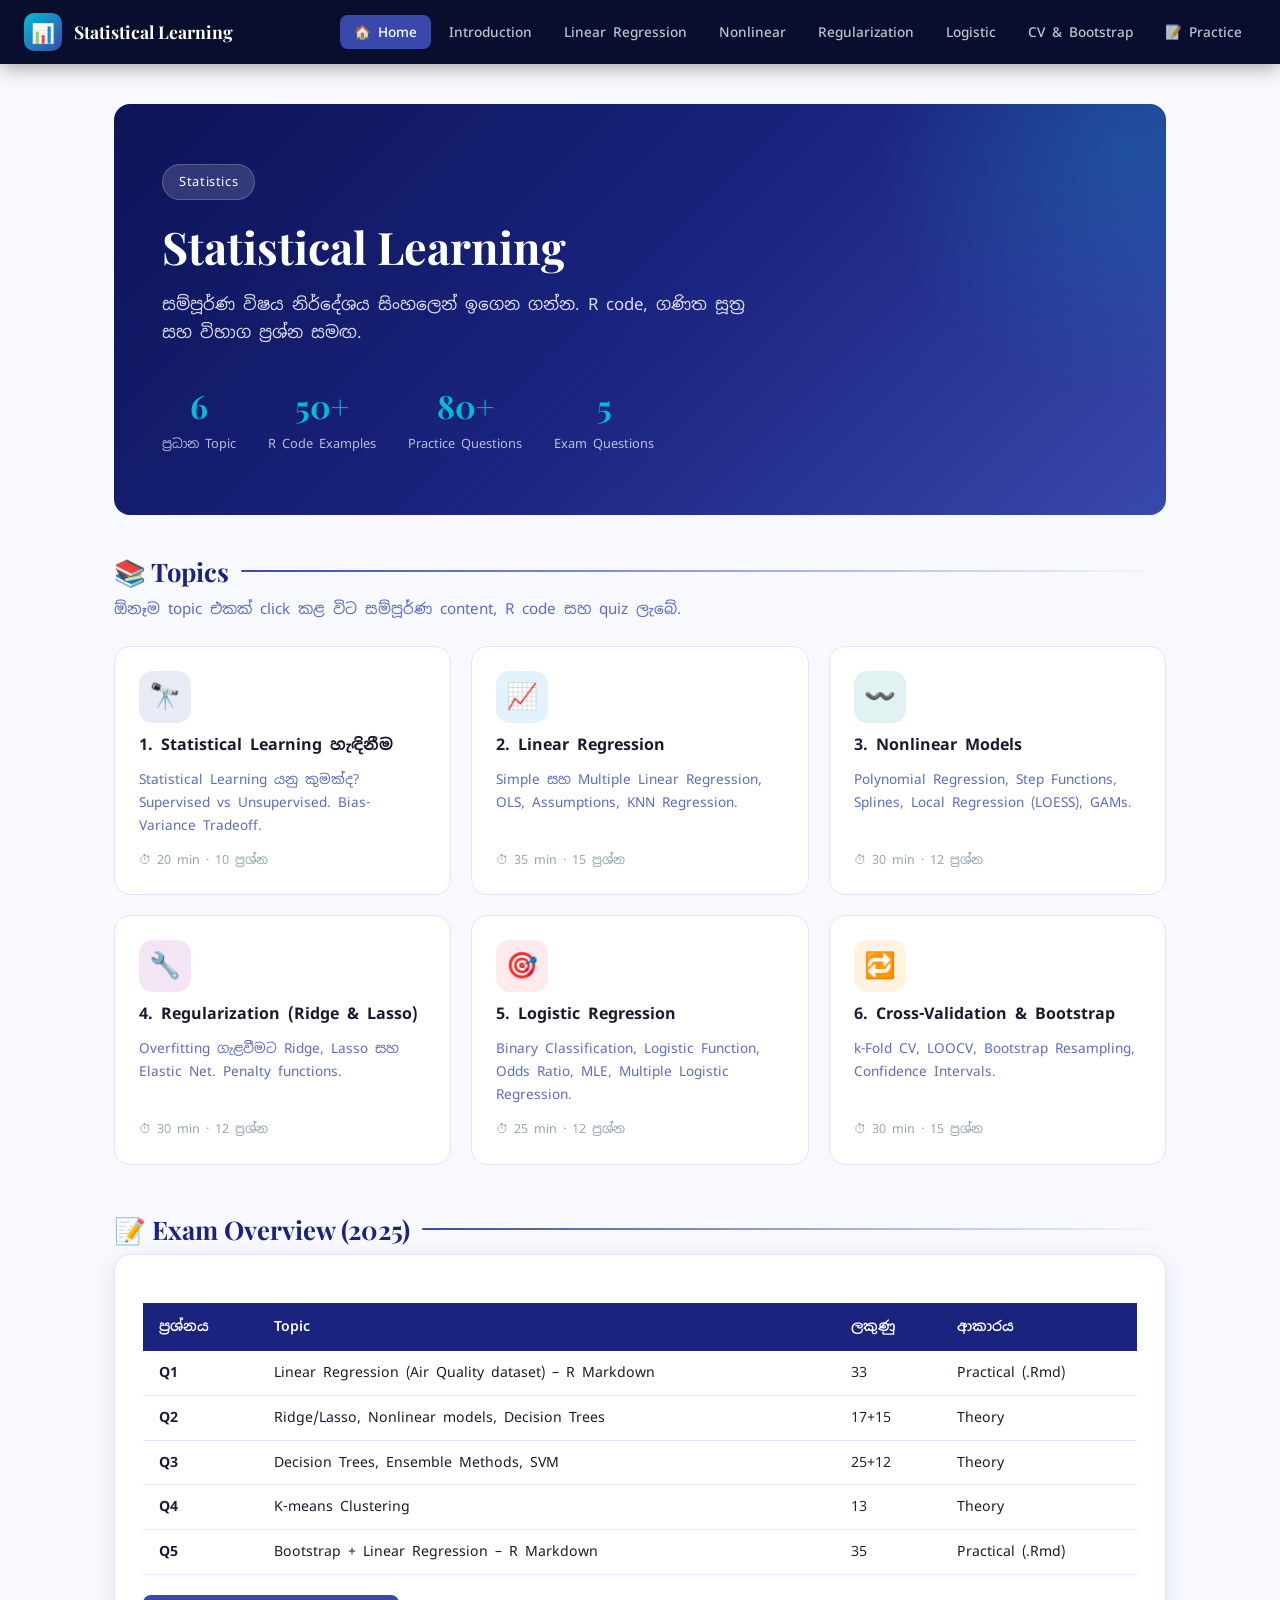
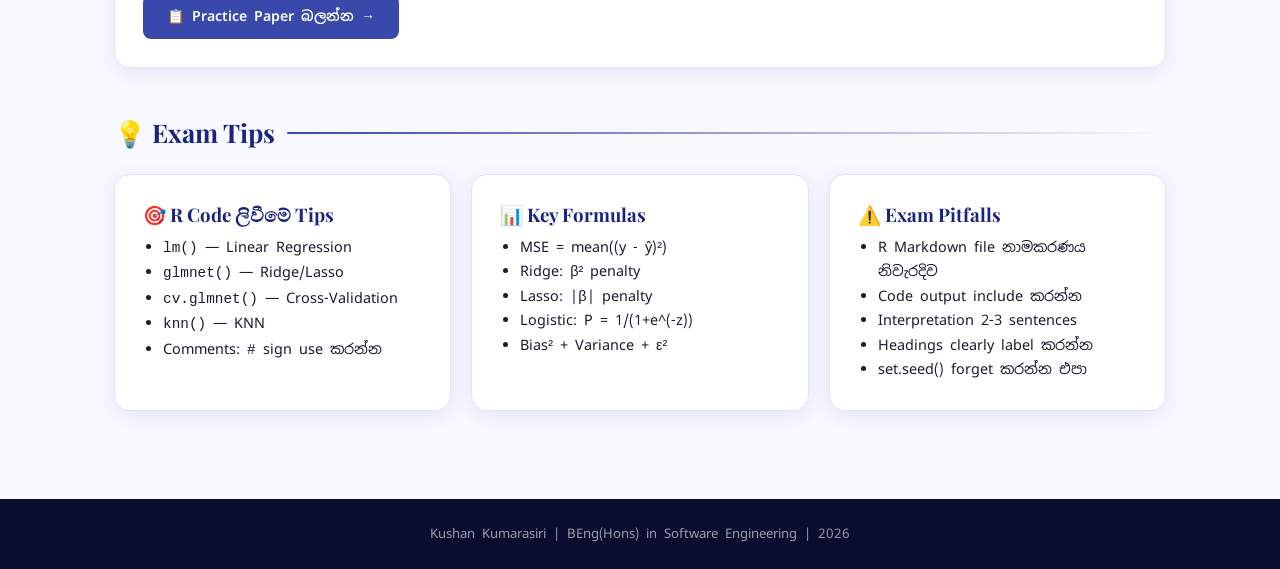
<file: index.html>
<!DOCTYPE html>
<html lang="si">

<head>
    <meta charset="UTF-8">
    <meta name="viewport" content="width=device-width, initial-scale=1.0">
    <title>Statistical Learning | Home</title>
    <link rel="preconnect" href="https://fonts.googleapis.com">
    <link
        href="https://fonts.googleapis.com/css2?family=Playfair+Display:wght@700&family=Noto+Sans+Sinhala:wght@400;600;700&family=Fira+Code&display=swap"
        rel="stylesheet">
    <link rel="stylesheet" href="styles.css">
</head>

<body>

    <!-- NAVBAR -->
    <nav class="navbar">
        <div class="nav-brand">
            <div class="brand-icon">📊</div>
            Statistical Learning
        </div>
        <ul class="nav-links">
            <li><a href="index.html" class="active">🏠 Home</a></li>
            <li><a href="01-introduction.html">Introduction</a></li>
            <li><a href="02-linear-regression.html">Linear Regression</a></li>
            <li><a href="03-nonlinear.html">Nonlinear</a></li>
            <li><a href="04-regularization.html">Regularization</a></li>
            <li><a href="05-logistic.html">Logistic</a></li>
            <li><a href="06-cv-bootstrap.html">CV & Bootstrap</a></li>
            <li><a href="practice.html">📝 Practice</a></li>
        </ul>
        <button class="nav-toggle">☰</button>
    </nav>

    <!-- MOBILE NAV -->
    <div class="mobile-nav">
        <a href="index.html">🏠 Home</a>
        <a href="01-introduction.html">1. Introduction</a>
        <a href="02-linear-regression.html">2. Linear Regression</a>
        <a href="03-nonlinear.html">3. Nonlinear Models</a>
        <a href="04-regularization.html">4. Regularization (Ridge & Lasso)</a>
        <a href="05-logistic.html">5. Logistic Regression</a>
        <a href="06-cv-bootstrap.html">6. CV & Bootstrap</a>
        <a href="practice.html">📝 Practice Exam</a>
    </div>

    <div class="page-wrapper" style="display:block;">
        <main style="max-width:1100px;margin:0 auto;padding:40px 24px;">

            <!-- HERO -->
            <div class="hero fade-in">
                <div class="hero-badge">Statistics</div>
                <h1>Statistical Learning</h1>
                <p>සම්පූර්ණ විෂය නිර්දේශය සිංහලෙන් ඉගෙන ගන්න. R code, ගණිත සූත්‍ර සහ විභාග ප්‍රශ්න සමඟ.</p>
                <div class="hero-stats">
                    <div class="hero-stat">
                        <div class="num">6</div>
                        <div class="label">ප්‍රධාන Topic</div>
                    </div>
                    <div class="hero-stat">
                        <div class="num">50+</div>
                        <div class="label">R Code Examples</div>
                    </div>
                    <div class="hero-stat">
                        <div class="num">80+</div>
                        <div class="label">Practice Questions</div>
                    </div>
                    <div class="hero-stat">
                        <div class="num">5</div>
                        <div class="label">Exam Questions</div>
                    </div>
                </div>
            </div>

            <!-- TOPICS -->
            <div class="section">
                <h2 class="section-title">📚 Topics</h2>
                <p class="section-subtitle">ඕනෑම topic එකක් click කළ විට සම්පූර්ණ content, R code සහ quiz ලැබේ.</p>

                <div class="card-grid">
                    <a href="01-introduction.html" class="topic-card fade-in"
                        style="--card-color:#1a237e;--card-bg:#e8eaf6;">
                        <div class="card-icon">🔭</div>
                        <h3>1. Statistical Learning හැඳිනීම</h3>
                        <p>Statistical Learning යනු කුමක්ද? Supervised vs Unsupervised. Bias-Variance Tradeoff.</p>
                        <div class="card-meta">⏱ 20 min · 10 ප්‍රශ්න</div>
                    </a>

                    <a href="02-linear-regression.html" class="topic-card fade-in"
                        style="--card-color:#1565c0;--card-bg:#e3f2fd;">
                        <div class="card-icon">📈</div>
                        <h3>2. Linear Regression</h3>
                        <p>Simple සහ Multiple Linear Regression, OLS, Assumptions, KNN Regression.</p>
                        <div class="card-meta">⏱ 35 min · 15 ප්‍රශ්න</div>
                    </a>

                    <a href="03-nonlinear.html" class="topic-card fade-in"
                        style="--card-color:#00695c;--card-bg:#e0f2f1;">
                        <div class="card-icon">〰️</div>
                        <h3>3. Nonlinear Models</h3>
                        <p>Polynomial Regression, Step Functions, Splines, Local Regression (LOESS), GAMs.</p>
                        <div class="card-meta">⏱ 30 min · 12 ප්‍රශ්න</div>
                    </a>

                    <a href="04-regularization.html" class="topic-card fade-in"
                        style="--card-color:#6a1b9a;--card-bg:#f3e5f5;">
                        <div class="card-icon">🔧</div>
                        <h3>4. Regularization (Ridge & Lasso)</h3>
                        <p>Overfitting ගැළවීමට Ridge, Lasso සහ Elastic Net. Penalty functions.</p>
                        <div class="card-meta">⏱ 30 min · 12 ප්‍රශ්න</div>
                    </a>

                    <a href="05-logistic.html" class="topic-card fade-in"
                        style="--card-color:#b71c1c;--card-bg:#ffebee;">
                        <div class="card-icon">🎯</div>
                        <h3>5. Logistic Regression</h3>
                        <p>Binary Classification, Logistic Function, Odds Ratio, MLE, Multiple Logistic Regression.</p>
                        <div class="card-meta">⏱ 25 min · 12 ප්‍රශ්න</div>
                    </a>

                    <a href="06-cv-bootstrap.html" class="topic-card fade-in"
                        style="--card-color:#e65100;--card-bg:#fff3e0;">
                        <div class="card-icon">🔁</div>
                        <h3>6. Cross-Validation & Bootstrap</h3>
                        <p>k-Fold CV, LOOCV, Bootstrap Resampling, Confidence Intervals.</p>
                        <div class="card-meta">⏱ 30 min · 15 ප්‍රශ්න</div>
                    </a>
                </div>
            </div>

            <!-- EXAM OVERVIEW -->
            <div class="section">
                <h2 class="section-title">📝 Exam Overview (2025)</h2>
                <div class="card">
                    <div class="table-wrap">
                        <table>
                            <thead>
                                <tr>
                                    <th>ප්‍රශ්නය</th>
                                    <th>Topic</th>
                                    <th>ලකුණු</th>
                                    <th>ආකාරය</th>
                                </tr>
                            </thead>
                            <tbody>
                                <tr>
                                    <td><strong>Q1</strong></td>
                                    <td>Linear Regression (Air Quality dataset) – R Markdown</td>
                                    <td>33</td>
                                    <td>Practical (.Rmd)</td>
                                </tr>
                                <tr>
                                    <td><strong>Q2</strong></td>
                                    <td>Ridge/Lasso, Nonlinear models, Decision Trees</td>
                                    <td>17+15</td>
                                    <td>Theory</td>
                                </tr>
                                <tr>
                                    <td><strong>Q3</strong></td>
                                    <td>Decision Trees, Ensemble Methods, SVM</td>
                                    <td>25+12</td>
                                    <td>Theory</td>
                                </tr>
                                <tr>
                                    <td><strong>Q4</strong></td>
                                    <td>K-means Clustering</td>
                                    <td>13</td>
                                    <td>Theory</td>
                                </tr>
                                <tr>
                                    <td><strong>Q5</strong></td>
                                    <td>Bootstrap + Linear Regression – R Markdown</td>
                                    <td>35</td>
                                    <td>Practical (.Rmd)</td>
                                </tr>
                            </tbody>
                        </table>
                    </div>
                    <div style="margin-top:16px;">
                        <a href="practice.html" class="btn btn-primary">📋 Practice Paper බලන්න →</a>
                    </div>
                </div>
            </div>

            <!-- QUICK TIPS -->
            <div class="section">
                <h2 class="section-title">💡 Exam Tips</h2>
                <div class="card-grid">
                    <div class="card fade-in">
                        <h3 style="color:var(--primary);margin-bottom:8px;">🎯 R Code ලිවීමේ Tips</h3>
                        <ul style="padding-left:20px;font-size:0.9rem;">
                            <li><code>lm()</code> — Linear Regression</li>
                            <li><code>glmnet()</code> — Ridge/Lasso</li>
                            <li><code>cv.glmnet()</code> — Cross-Validation</li>
                            <li><code>knn()</code> — KNN</li>
                            <li>Comments: <code>#</code> sign use කරන්න</li>
                        </ul>
                    </div>
                    <div class="card fade-in">
                        <h3 style="color:var(--primary);margin-bottom:8px;">📊 Key Formulas</h3>
                        <ul style="padding-left:20px;font-size:0.9rem;">
                            <li>MSE = mean((y - ŷ)²)</li>
                            <li>Ridge: β² penalty</li>
                            <li>Lasso: |β| penalty</li>
                            <li>Logistic: P = 1/(1+e^(-z))</li>
                            <li>Bias² + Variance + ε²</li>
                        </ul>
                    </div>
                    <div class="card fade-in">
                        <h3 style="color:var(--primary);margin-bottom:8px;">⚠️ Exam Pitfalls</h3>
                        <ul style="padding-left:20px;font-size:0.9rem;">
                            <li>R Markdown file නාමකරණය නිවැරදිව</li>
                            <li>Code output include කරන්න</li>
                            <li>Interpretation 2-3 sentences</li>
                            <li>Headings clearly label කරන්න</li>
                            <li>set.seed() forget කරන්න එපා</li>
                        </ul>
                    </div>
                </div>
            </div>

        </main>
    </div>

    <footer class="site-footer">
        Kushan Kumarasiri | BEng(Hons) in Software Engineering | 2026
    </footer>

    <button class="back-top">↑</button>

    <script src="script.js"></script>
</body>

</html>
</file>
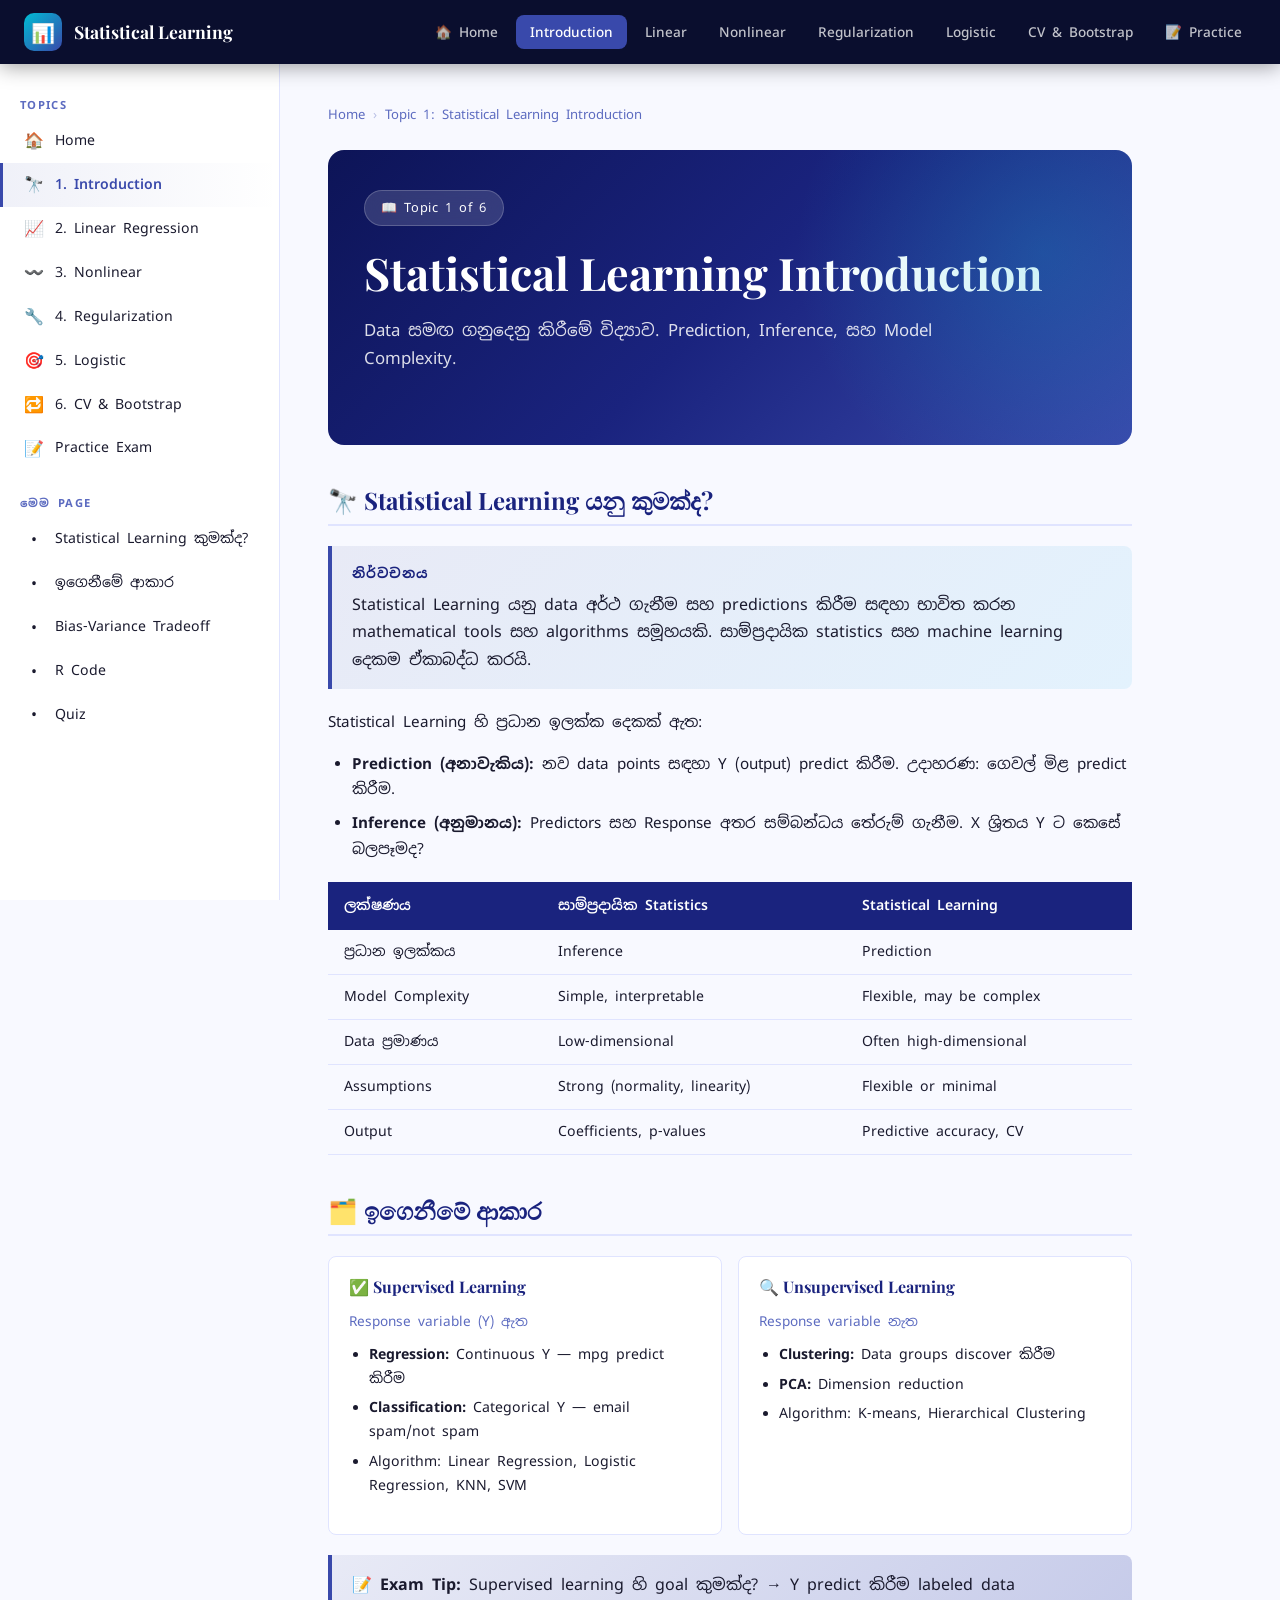
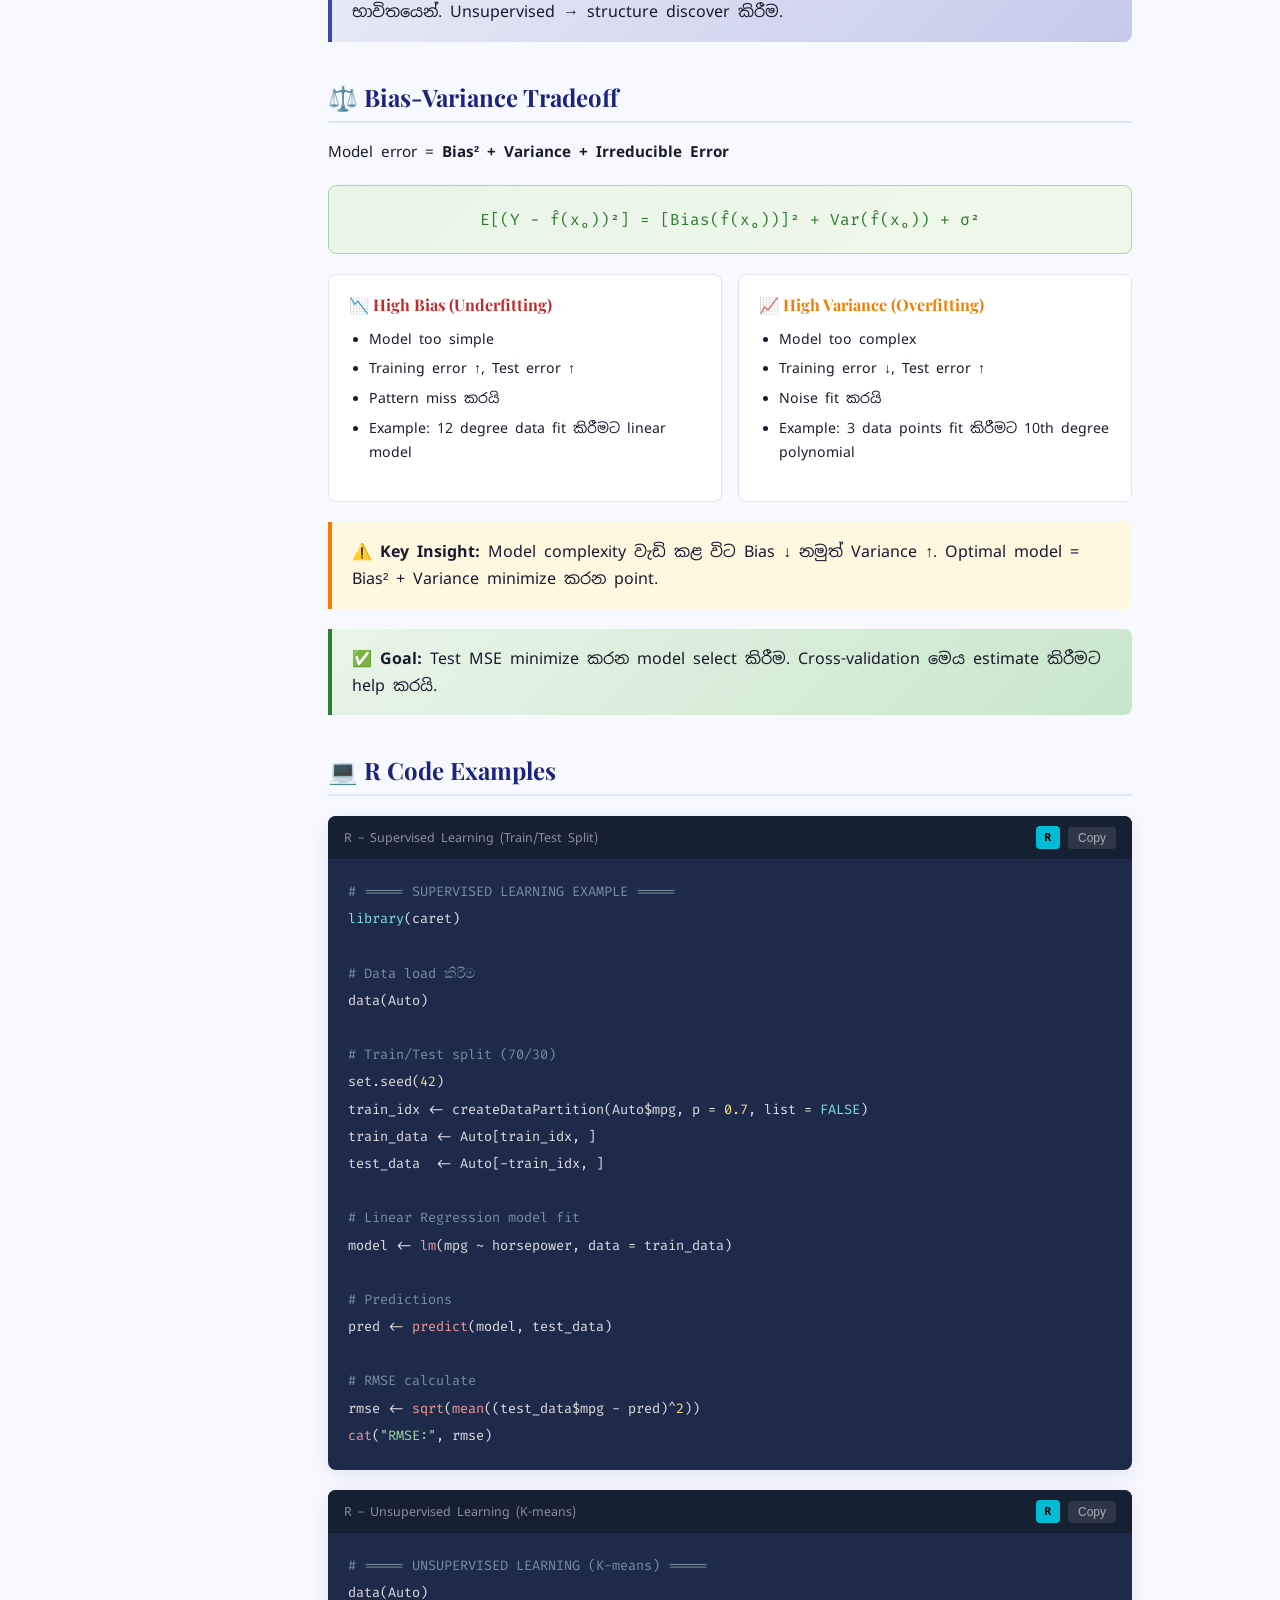
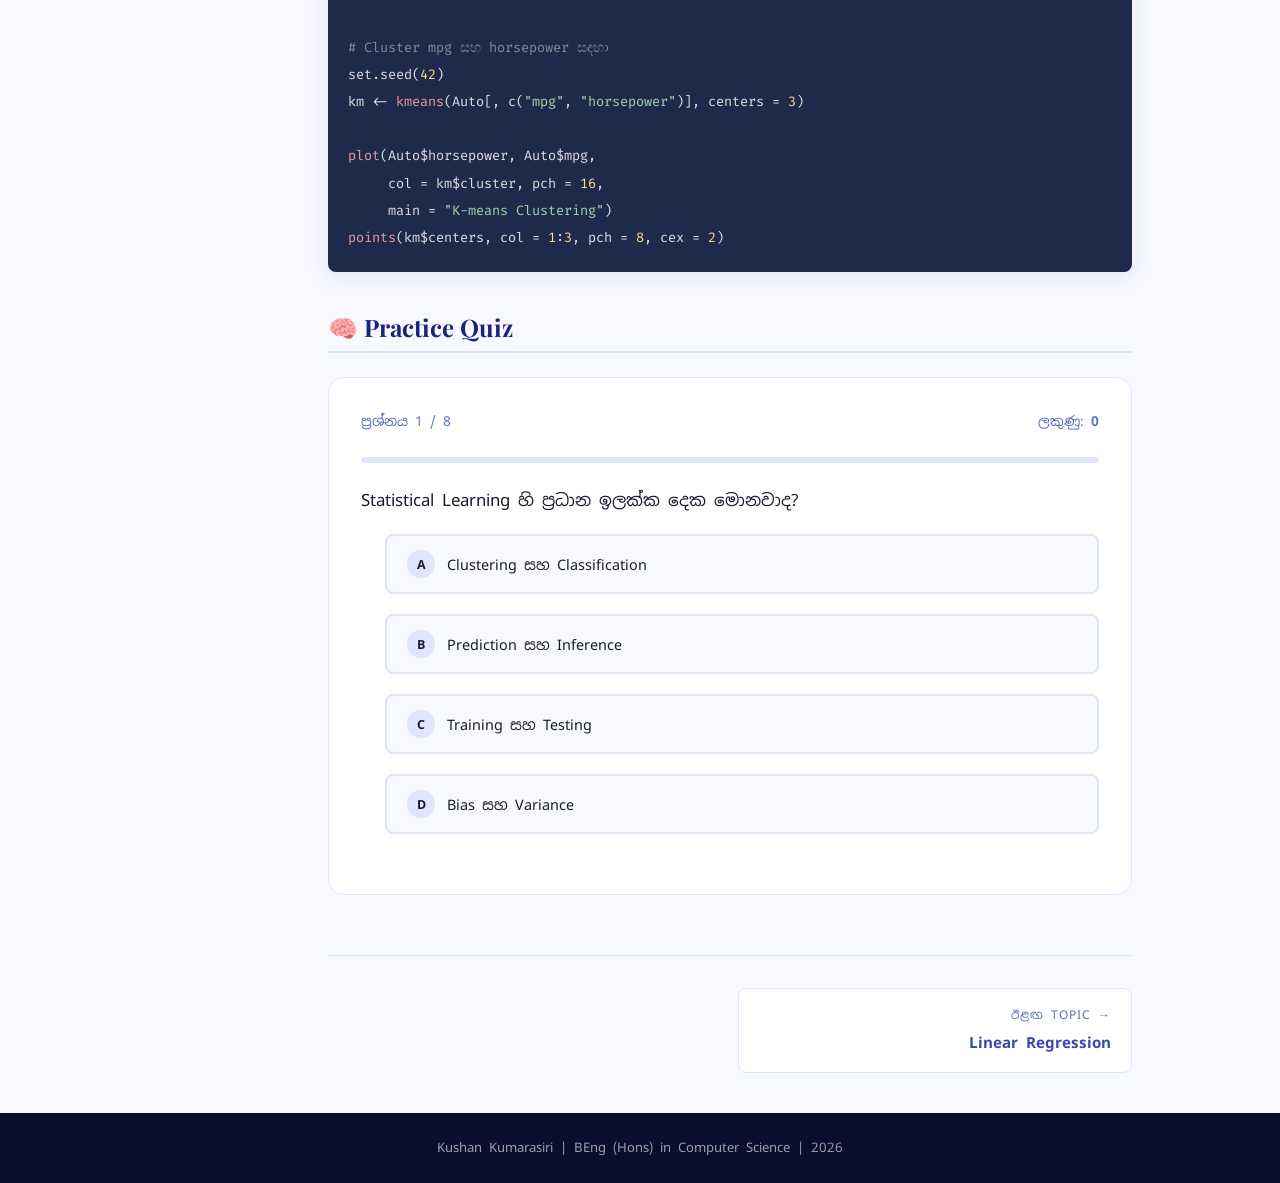
<file: 01-introduction.html>
<!DOCTYPE html>
<html lang="si">

<head>
    <meta charset="UTF-8">
    <meta name="viewport" content="width=device-width, initial-scale=1.0">
    <title>1. Statistical Learning Introduction</title>
    <link rel="preconnect" href="https://fonts.googleapis.com">
    <link
        href="https://fonts.googleapis.com/css2?family=Playfair+Display:wght@700&family=Noto+Sans+Sinhala:wght@400;600;700&family=Fira+Code&display=swap"
        rel="stylesheet">
    <link rel="stylesheet" href="styles.css">
</head>

<body>

    <nav class="navbar">
        <div class="nav-brand">
            <div class="brand-icon">📊</div>Statistical Learning
        </div>
        <ul class="nav-links">
            <li><a href="index.html">🏠 Home</a></li>
            <li><a href="01-introduction.html" class="active">Introduction</a></li>
            <li><a href="02-linear-regression.html">Linear</a></li>
            <li><a href="03-nonlinear.html">Nonlinear</a></li>
            <li><a href="04-regularization.html">Regularization</a></li>
            <li><a href="05-logistic.html">Logistic</a></li>
            <li><a href="06-cv-bootstrap.html">CV & Bootstrap</a></li>
            <li><a href="practice.html">📝 Practice</a></li>
        </ul>
        <button class="nav-toggle">☰</button>
    </nav>
    <div class="mobile-nav">
        <a href="index.html">🏠 Home</a>
        <a href="01-introduction.html">1. Introduction</a>
        <a href="02-linear-regression.html">2. Linear Regression</a>
        <a href="03-nonlinear.html">3. Nonlinear Models</a>
        <a href="04-regularization.html">4. Regularization</a>
        <a href="05-logistic.html">5. Logistic Regression</a>
        <a href="06-cv-bootstrap.html">6. CV & Bootstrap</a>
        <a href="practice.html">📝 Practice Exam</a>
    </div>

    <div class="page-wrapper">
        <!-- SIDEBAR -->
        <aside class="sidebar">
            <div class="sidebar-section">
                <div class="sidebar-heading">Topics</div>
                <a href="index.html" class="sidebar-link"><span class="link-icon">🏠</span>Home </a>
                <a href="01-introduction.html" class="sidebar-link active"><span class="link-icon">🔭</span>1.
                    Introduction</a>
                <a href="02-linear-regression.html" class="sidebar-link"><span class="link-icon">📈</span>2. Linear
                    Regression</a>
                <a href="03-nonlinear.html" class="sidebar-link"><span class="link-icon">〰️</span>3. Nonlinear</a>
                <a href="04-regularization.html" class="sidebar-link"><span class="link-icon">🔧</span>4.
                    Regularization</a>
                <a href="05-logistic.html" class="sidebar-link"><span class="link-icon">🎯</span>5. Logistic</a>
                <a href="06-cv-bootstrap.html" class="sidebar-link"><span class="link-icon">🔁</span>6. CV &
                    Bootstrap</a>
                <a href="practice.html" class="sidebar-link"><span class="link-icon">📝</span>Practice Exam</a>
            </div>
            <div class="sidebar-section" style="margin-top:16px;">
                <div class="sidebar-heading">මෙම page</div>
                <a href="#intro" class="sidebar-link"><span class="link-icon">•</span>Statistical Learning කුමක්ද?</a>
                <a href="#types" class="sidebar-link"><span class="link-icon">•</span>ඉගෙනීමේ ආකාර</a>
                <a href="#bias-variance" class="sidebar-link"><span class="link-icon">•</span>Bias-Variance Tradeoff</a>
                <a href="#r-code" class="sidebar-link"><span class="link-icon">•</span>R Code</a>
                <a href="#quiz" class="sidebar-link"><span class="link-icon">•</span>Quiz</a>
            </div>
        </aside>

        <!-- MAIN -->
        <main class="main-content">
            <div class="breadcrumb">
                <a href="index.html">Home</a><span class="sep">›</span>
                <span>Topic 1: Statistical Learning Introduction</span>
            </div>

            <div class="hero" style="padding:40px 36px;margin-bottom:32px;">
                <div class="hero-badge">📖 Topic 1 of 6</div>
                <h1>Statistical Learning Introduction</h1>
                <p>Data සමඟ ගනුදෙනු කිරීමේ විද්‍යාව. Prediction, Inference, සහ Model Complexity.</p>
            </div>

            <div class="content">

                <!-- SECTION 1 -->
                <h2 id="intro" data-section="intro">🔭 Statistical Learning යනු කුමක්ද?</h2>

                <div class="def-box">
                    <div class="def-title">නිර්වචනය</div>
                    Statistical Learning යනු data අර්ථ ගැනීම සහ predictions කිරීම සඳහා භාවිත කරන mathematical tools සහ
                    algorithms සමූහයකි. සාම්ප්‍රදායික statistics සහ machine learning දෙකම ඒකාබද්ධ කරයි.
                </div>

                <p>Statistical Learning හි ප්‍රධාන ඉලක්ක දෙකක් ඇත:</p>
                <ul>
                    <li><strong>Prediction (අනාවැකිය):</strong> නව data points සඳහා Y (output) predict කිරීම. උදාහරණ:
                        ගෙවල් මිළ predict කිරීම.</li>
                    <li><strong>Inference (අනුමානය):</strong> Predictors සහ Response අතර සම්බන්ධය තේරුම් ගැනීම. X
                        ශ්‍රිතය Y ට කෙසේ බලපෑමද?</li>
                </ul>

                <div class="table-wrap">
                    <table>
                        <thead>
                            <tr>
                                <th>ලක්ෂණය</th>
                                <th>සාම්ප්‍රදායික Statistics</th>
                                <th>Statistical Learning</th>
                            </tr>
                        </thead>
                        <tbody>
                            <tr>
                                <td>ප්‍රධාන ඉලක්කය</td>
                                <td>Inference</td>
                                <td>Prediction</td>
                            </tr>
                            <tr>
                                <td>Model Complexity</td>
                                <td>Simple, interpretable</td>
                                <td>Flexible, may be complex</td>
                            </tr>
                            <tr>
                                <td>Data ප්‍රමාණය</td>
                                <td>Low-dimensional</td>
                                <td>Often high-dimensional</td>
                            </tr>
                            <tr>
                                <td>Assumptions</td>
                                <td>Strong (normality, linearity)</td>
                                <td>Flexible or minimal</td>
                            </tr>
                            <tr>
                                <td>Output</td>
                                <td>Coefficients, p-values</td>
                                <td>Predictive accuracy, CV</td>
                            </tr>
                        </tbody>
                    </table>
                </div>

                <!-- SECTION 2 -->
                <h2 id="types" data-section="types">🗂️ ඉගෙනීමේ ආකාර</h2>

                <div class="compare-grid">
                    <div class="compare-card">
                        <h4>✅ Supervised Learning</h4>
                        <p style="font-size:0.85rem;color:var(--text-muted);margin-bottom:10px;">Response variable (Y)
                            ඇත</p>
                        <ul>
                            <li><strong>Regression:</strong> Continuous Y — mpg predict කිරීම</li>
                            <li><strong>Classification:</strong> Categorical Y — email spam/not spam</li>
                            <li>Algorithm: Linear Regression, Logistic Regression, KNN, SVM</li>
                        </ul>
                    </div>
                    <div class="compare-card">
                        <h4>🔍 Unsupervised Learning</h4>
                        <p style="font-size:0.85rem;color:var(--text-muted);margin-bottom:10px;">Response variable නැත
                        </p>
                        <ul>
                            <li><strong>Clustering:</strong> Data groups discover කිරීම</li>
                            <li><strong>PCA:</strong> Dimension reduction</li>
                            <li>Algorithm: K-means, Hierarchical Clustering</li>
                        </ul>
                    </div>
                </div>

                <div class="highlight-primary">
                    <strong>📝 Exam Tip:</strong> Supervised learning හි goal කුමක්ද? → Y predict කිරීම labeled data
                    භාවිතයෙන්. Unsupervised → structure discover කිරීම.
                </div>

                <!-- SECTION 3 -->
                <h2 id="bias-variance" data-section="bias-variance">⚖️ Bias-Variance Tradeoff</h2>

                <p>Model error = <strong>Bias² + Variance + Irreducible Error</strong></p>

                <div class="formula-box">
                    E[(Y − f̂(x₀))²] = [Bias(f̂(x₀))]² + Var(f̂(x₀)) + σ²
                </div>

                <div class="compare-grid">
                    <div class="compare-card">
                        <h4 style="color:#c62828;">📉 High Bias (Underfitting)</h4>
                        <ul>
                            <li>Model too simple</li>
                            <li>Training error ↑, Test error ↑</li>
                            <li>Pattern miss කරයි</li>
                            <li>Example: 12 degree data fit කිරීමට linear model</li>
                        </ul>
                    </div>
                    <div class="compare-card">
                        <h4 style="color:#f57c00;">📈 High Variance (Overfitting)</h4>
                        <ul>
                            <li>Model too complex</li>
                            <li>Training error ↓, Test error ↑</li>
                            <li>Noise fit කරයි</li>
                            <li>Example: 3 data points fit කිරීමට 10th degree polynomial</li>
                        </ul>
                    </div>
                </div>

                <div class="note-box">
                    <strong>⚠️ Key Insight:</strong> Model complexity වැඩි කළ විට Bias ↓ නමුත් Variance ↑. Optimal model
                    = Bias² + Variance minimize කරන point.
                </div>

                <div class="highlight-success">
                    <strong>✅ Goal:</strong> Test MSE minimize කරන model select කිරීම. Cross-validation මෙය estimate
                    කිරීමට help කරයි.
                </div>

                <!-- SECTION 4 -->
                <h2 id="r-code" data-section="r-code">💻 R Code Examples</h2>

                <div class="code-block">
                    <div class="code-header">
                        <span>R – Supervised Learning (Train/Test Split)</span>
                        <div style="display:flex;gap:8px;align-items:center;">
                            <span class="lang-tag">R</span>
                            <button class="code-copy">Copy</button>
                        </div>
                    </div>
                    <pre><code><span class="r-comment"># ===== SUPERVISED LEARNING EXAMPLE =====</span>
<span class="r-keyword">library</span>(caret)

<span class="r-comment"># Data load කිරීම</span>
data(Auto)

<span class="r-comment"># Train/Test split (70/30)</span>
set.seed(<span class="r-number">42</span>)
train_idx <- createDataPartition(Auto$mpg, p = <span class="r-number">0.7</span>, list = <span class="r-keyword">FALSE</span>)
train_data <- Auto[train_idx, ]
test_data  <- Auto[-train_idx, ]

<span class="r-comment"># Linear Regression model fit</span>
model <- <span class="r-func">lm</span>(mpg ~ horsepower, data = train_data)

<span class="r-comment"># Predictions</span>
pred <- <span class="r-func">predict</span>(model, test_data)

<span class="r-comment"># RMSE calculate</span>
rmse <- <span class="r-func">sqrt</span>(<span class="r-func">mean</span>((test_data$mpg - pred)^<span class="r-number">2</span>))
<span class="r-func">cat</span>(<span class="r-string">"RMSE:"</span>, rmse)</code></pre>
                </div>

                <div class="code-block">
                    <div class="code-header">
                        <span>R – Unsupervised Learning (K-means)</span>
                        <div style="display:flex;gap:8px;align-items:center;">
                            <span class="lang-tag">R</span>
                            <button class="code-copy">Copy</button>
                        </div>
                    </div>
                    <pre><code><span class="r-comment"># ===== UNSUPERVISED LEARNING (K-means) =====</span>
data(Auto)

<span class="r-comment"># Cluster mpg සහ horsepower සඳහා</span>
set.seed(<span class="r-number">42</span>)
km <- <span class="r-func">kmeans</span>(Auto[, c(<span class="r-string">"mpg"</span>, <span class="r-string">"horsepower"</span>)], centers = <span class="r-number">3</span>)

<span class="r-func">plot</span>(Auto$horsepower, Auto$mpg,
     col = km$cluster, pch = <span class="r-number">16</span>,
     main = <span class="r-string">"K-means Clustering"</span>)
<span class="r-func">points</span>(km$centers, col = <span class="r-number">1</span>:<span class="r-number">3</span>, pch = <span class="r-number">8</span>, cex = <span class="r-number">2</span>)</code></pre>
                </div>

                <!-- QUIZ -->
                <h2 id="quiz" data-section="quiz">🧠 Practice Quiz</h2>
                <div class="quiz-container" id="quiz1"></div>

            </div><!-- end content -->

            <!-- PAGE NAV -->
            <div class="page-nav">
                <div></div>
                <a href="02-linear-regression.html" class="page-nav-card next">
                    <span class="nav-dir">ඊළඟ Topic →</span>
                    <span class="nav-title">Linear Regression</span>
                </a>
            </div>

        </main>
    </div>

    <footer class="site-footer">Kushan Kumarasiri | BEng (Hons) in Computer Science | 2026</footer>
    <button class="back-top">↑</button>

    <script src="script.js"></script>
    <script>
        new Quiz([
            {
                question: "Statistical Learning හි ප්‍රධාන ඉලක්ක දෙක මොනවාද?",
                options: ["Clustering සහ Classification", "Prediction සහ Inference", "Training සහ Testing", "Bias සහ Variance"],
                correct: 1,
                explanation: "Statistical Learning හි ප්‍රධාන ඉලක්ක දෙකනම් Prediction (Y predict කිරීම) සහ Inference (X-Y සම්බන්ධය තේරුම් ගැනීම)."
            },
            {
                question: "Supervised Learning සහ Unsupervised Learning හි ප්‍රධාන වෙනස කුමක්ද?",
                options: ["Data ප්‍රමාණය", "Labeled data (Y) ඇතිද නැද්ද", "Algorithm complexity", "R package"],
                correct: 1,
                explanation: "Supervised Learning හි labeled response variable (Y) ඇත. Unsupervised Learning හි Y නැත — structure discover කිරීමයි ඉලක්කය."
            },
            {
                question: "Bias-Variance Tradeoff හි Test MSE = ?",
                options: ["Bias + Variance", "Bias² + Variance + σ²", "Bias × Variance", "Variance - Bias"],
                correct: 1,
                explanation: "Expected Test MSE = Bias² + Variance + Irreducible Error (σ²). Bias² + Variance minimize කිරීමයි goal."
            },
            {
                question: "Model complexity වැඩි කළ විට කුමක් සිදු වේද?",
                options: ["Bias ↑, Variance ↑", "Bias ↓, Variance ↑", "Bias ↑, Variance ↓", "Bias ↓, Variance ↓"],
                correct: 1,
                explanation: "Complex model → Bias ↓ (training data හොඳින් fit) නමුත් Variance ↑ (new data poor). මෙය overfitting."
            },
            {
                question: "K-means clustering කුමන type learning ද?",
                options: ["Supervised", "Unsupervised", "Semi-supervised", "Reinforcement"],
                correct: 1,
                explanation: "K-means clustering යනු Unsupervised Learning. Response variable නැතිව data patterns discover කරයි."
            },
            {
                question: "High Bias model ගැන නිවැරදි statement කුමක්ද?",
                options: ["Training error ↓, Test error ↑", "Overfitting", "Training error ↑, Test error ↑ (Underfitting)", "High variance"],
                correct: 2,
                explanation: "High Bias = Underfitting. Model too simple — training error ↑ සහ test error ↑. Pattern miss කරයි."
            },
            {
                question: "Logistic Regression classifies email spam/not spam. මෙය කුමන learning ද?",
                options: ["Unsupervised – Clustering", "Supervised – Classification", "Unsupervised – PCA", "Supervised – Regression"],
                correct: 1,
                explanation: "Spam/Not Spam = categorical outcome + labeled data → Supervised Classification."
            },
            {
                question: "Irreducible error ගැන නිවැරදි statement?",
                options: ["Better model ගෙන eliminate කළ හැකිය", "Noise — eliminate කළ නොහැකිය", "Bias² ට සමාන", "Variance ට සමාන"],
                correct: 1,
                explanation: "Irreducible error (σ²) data හි inherent noise. කිසිදු model ගෙනත් eliminate කළ නොහැකිය."
            }
        ], 'quiz1');
    </script>
</body>

</html>
</file>
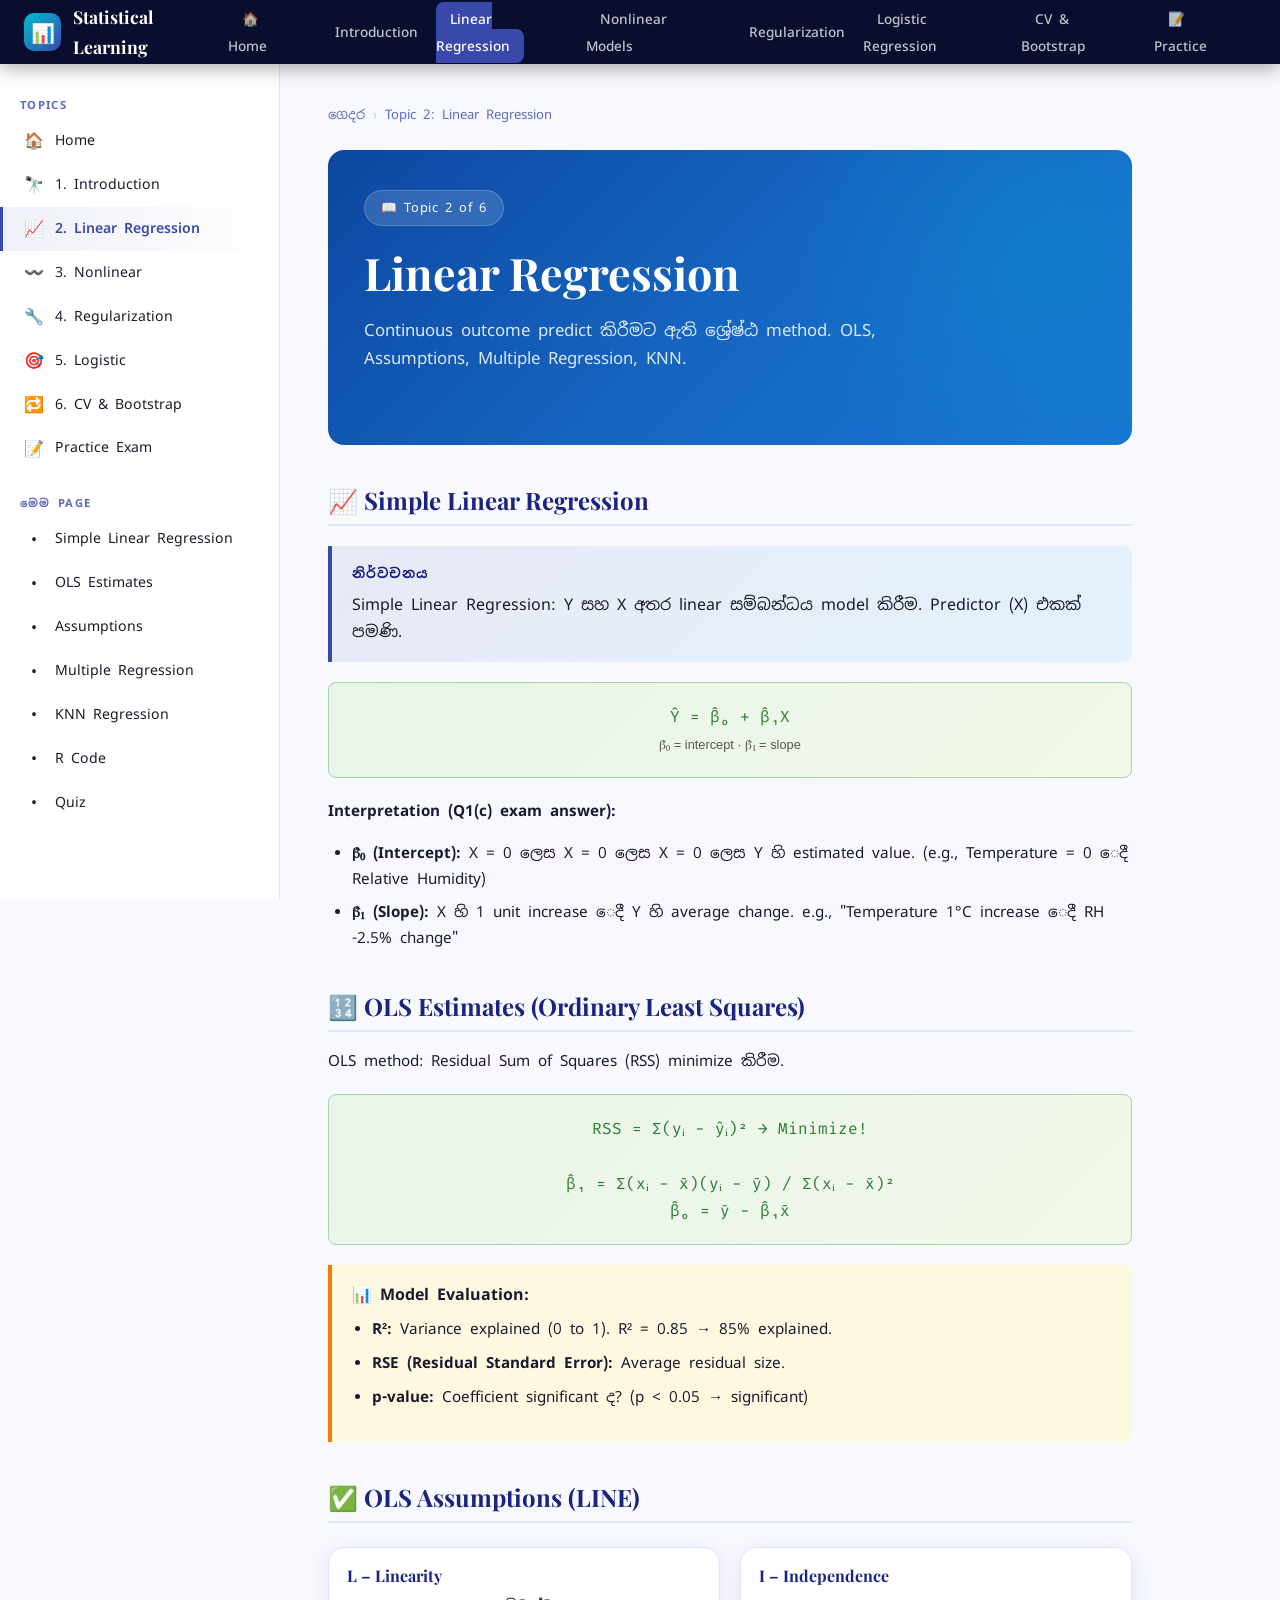
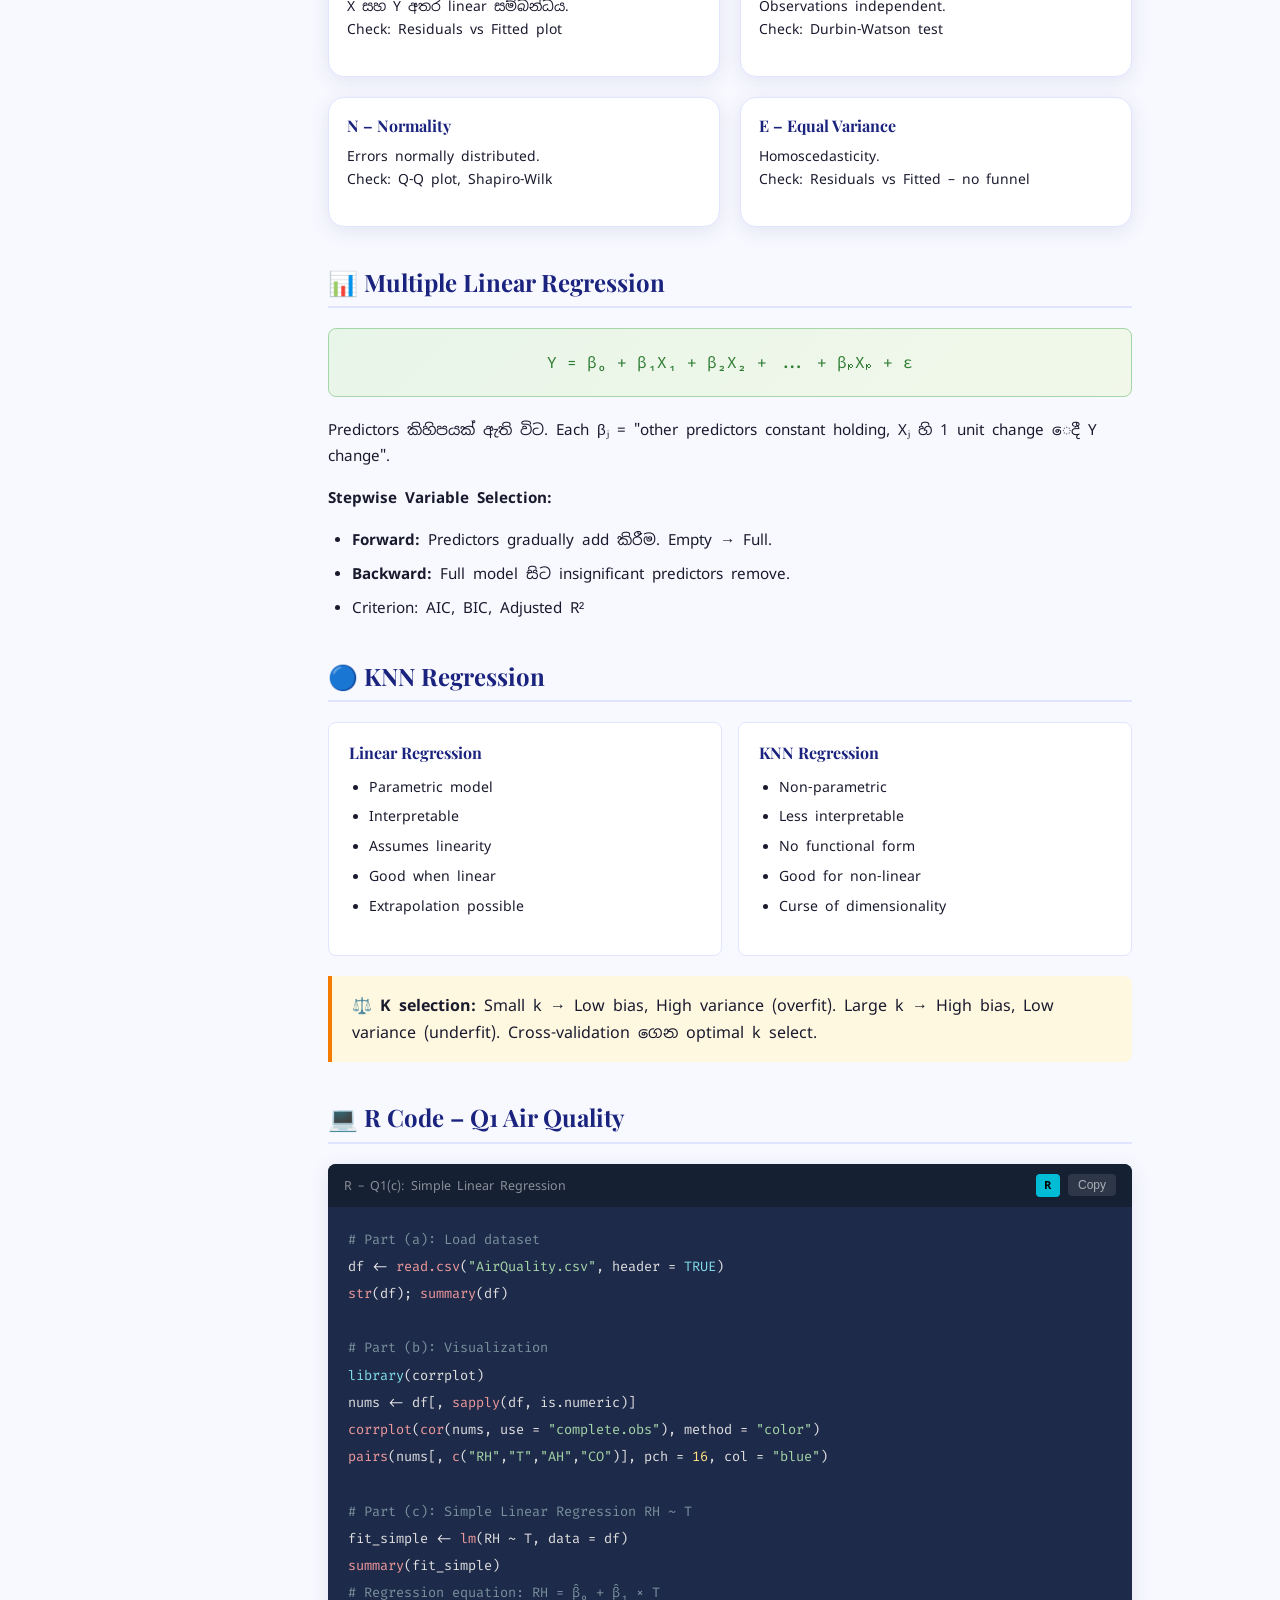
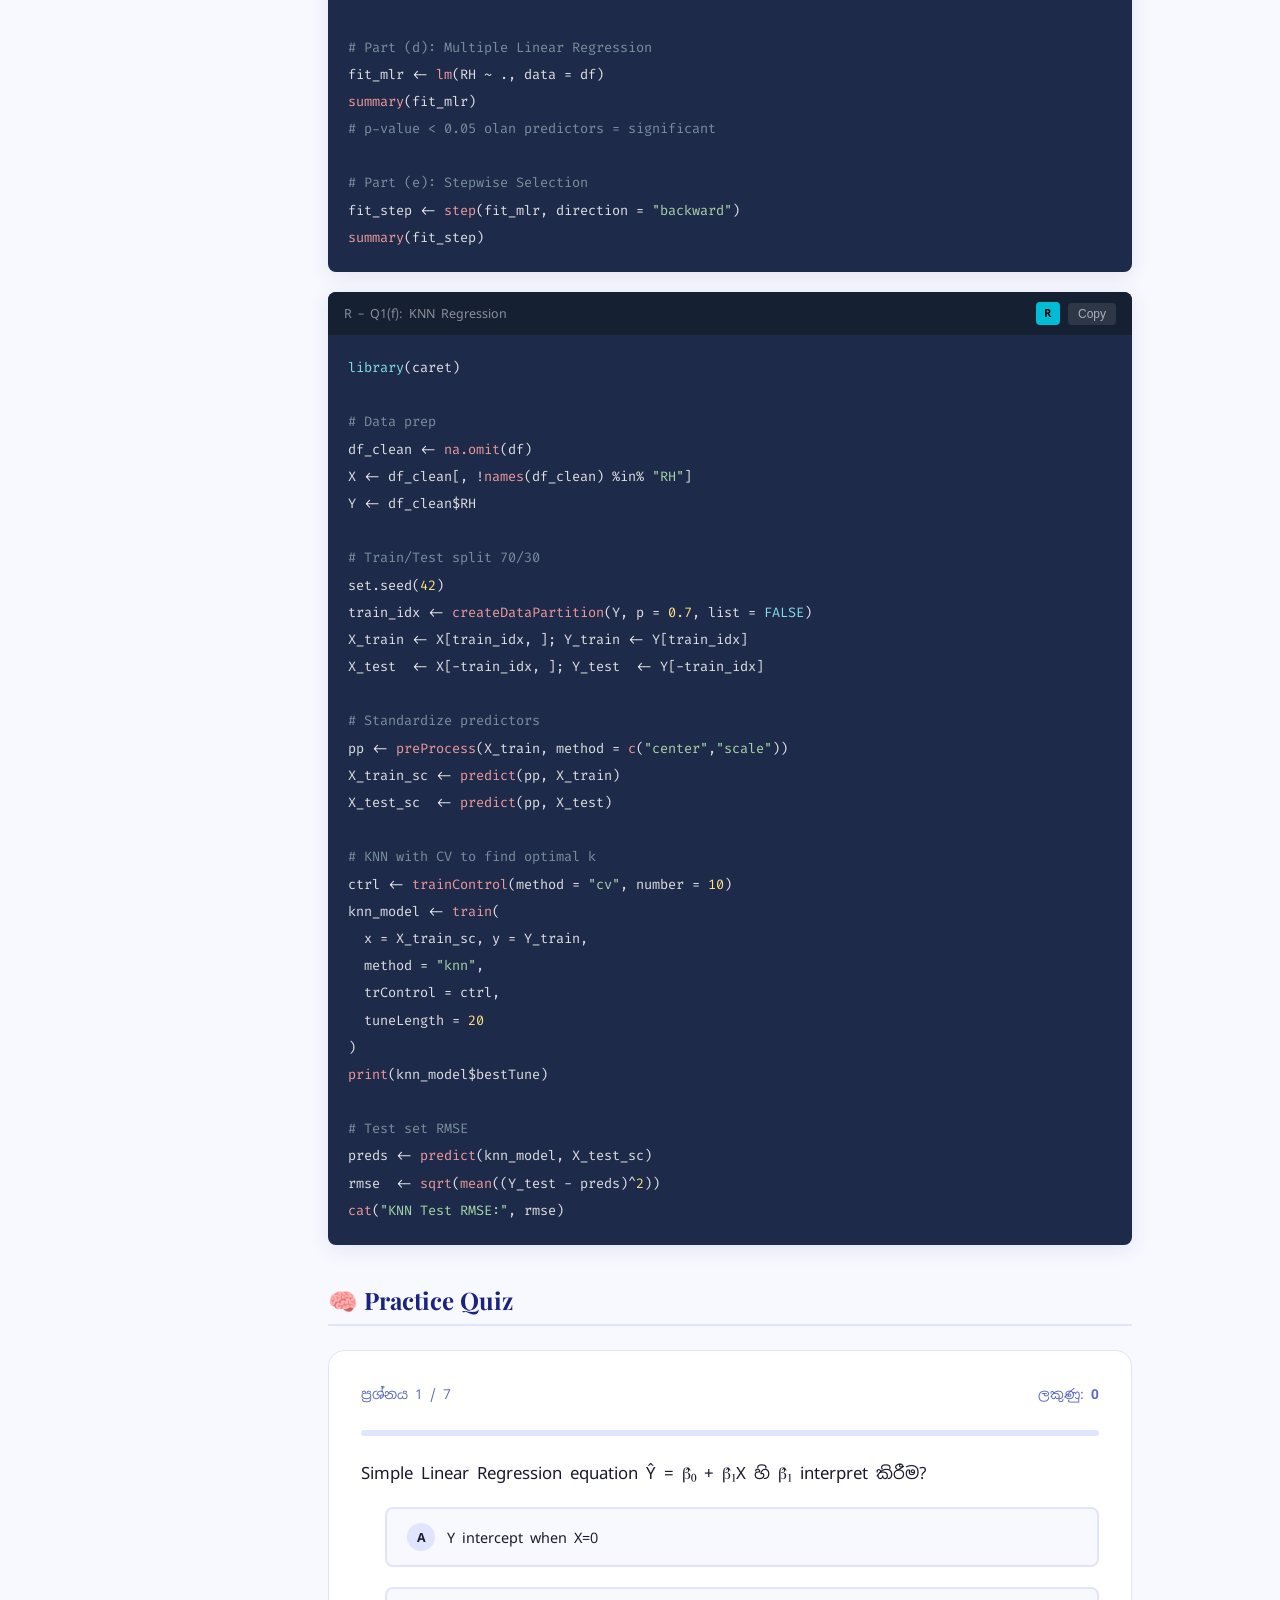
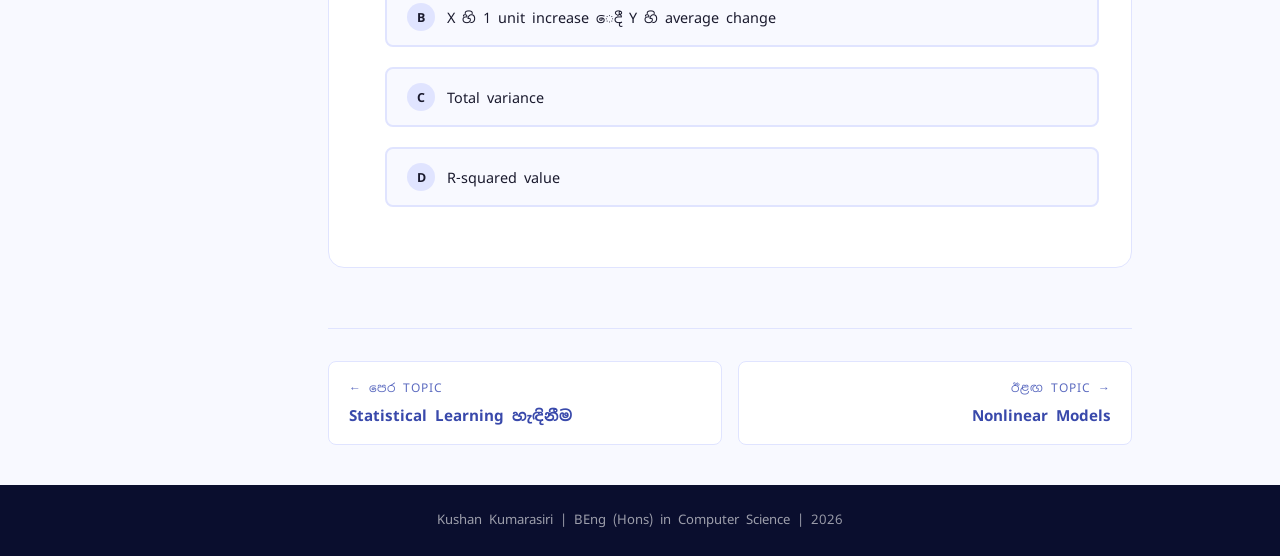
<file: 02-linear-regression.html>
<!DOCTYPE html>
<html lang="si">

<head>
    <meta charset="UTF-8">
    <meta name="viewport" content="width=device-width, initial-scale=1.0">
    <title>2. Linear Regression </title>
    <link rel="preconnect" href="https://fonts.googleapis.com">
    <link
        href="https://fonts.googleapis.com/css2?family=Playfair+Display:wght@700&family=Noto+Sans+Sinhala:wght@400;600;700&family=Fira+Code&display=swap"
        rel="stylesheet">
    <link rel="stylesheet" href="styles.css">
</head>

<body>
    <nav class="navbar">
        <div class="nav-brand">
            <div class="brand-icon">📊</div>Statistical Learning
        </div>
        <ul class="nav-links">
            <li><a href="index.html">🏠 Home</a></li>
            <li><a href="01-introduction.html">Introduction</a></li>
            <li><a href="02-linear-regression.html" class="active">Linear Regression</a></li>
            <li><a href="03-nonlinear.html">Nonlinear Models</a></li>
            <li><a href="04-regularization.html">Regularization</a></li>
            <li><a href="05-logistic.html">Logistic Regression</a></li>
            <li><a href="06-cv-bootstrap.html">CV & Bootstrap</a></li>
            <li><a href="practice.html">📝 Practice</a></li>
        </ul>
        <button class="nav-toggle">☰</button>
    </nav>
    <div class="mobile-nav">
        <a href="index.html">🏠 Home</a>
        <a href="01-introduction.html">1. Introduction</a>
        <a href="02-linear-regression.html">2. Linear Regression</a>
        <a href="03-nonlinear.html">3. Nonlinear Models</a>
        <a href="04-regularization.html">4. Regularization</a>
        <a href="05-logistic.html">5. Logistic Regression</a>
        <a href="06-cv-bootstrap.html">6. CV & Bootstrap</a>
        <a href="practice.html">📝 Practice Exam</a>
    </div>

    <div class="page-wrapper">
        <aside class="sidebar">
            <div class="sidebar-section">
                <div class="sidebar-heading">Topics</div>
                <a href="index.html" class="sidebar-link"><span class="link-icon">🏠</span>Home</a>
                <a href="01-introduction.html" class="sidebar-link"><span class="link-icon">🔭</span>1. Introduction</a>
                <a href="02-linear-regression.html" class="sidebar-link active"><span class="link-icon">📈</span>2.
                    Linear Regression</a>
                <a href="03-nonlinear.html" class="sidebar-link"><span class="link-icon">〰️</span>3. Nonlinear</a>
                <a href="04-regularization.html" class="sidebar-link"><span class="link-icon">🔧</span>4.
                    Regularization</a>
                <a href="05-logistic.html" class="sidebar-link"><span class="link-icon">🎯</span>5. Logistic</a>
                <a href="06-cv-bootstrap.html" class="sidebar-link"><span class="link-icon">🔁</span>6. CV &
                    Bootstrap</a>
                <a href="practice.html" class="sidebar-link"><span class="link-icon">📝</span>Practice Exam</a>
            </div>
            <div class="sidebar-section" style="margin-top:16px;">
                <div class="sidebar-heading">මෙම page</div>
                <a href="#simple" class="sidebar-link"><span class="link-icon">•</span>Simple Linear Regression</a>
                <a href="#ols" class="sidebar-link"><span class="link-icon">•</span>OLS Estimates</a>
                <a href="#assumptions" class="sidebar-link"><span class="link-icon">•</span>Assumptions</a>
                <a href="#multiple" class="sidebar-link"><span class="link-icon">•</span>Multiple Regression</a>
                <a href="#knn" class="sidebar-link"><span class="link-icon">•</span>KNN Regression</a>
                <a href="#rcode" class="sidebar-link"><span class="link-icon">•</span>R Code</a>
                <a href="#quiz" class="sidebar-link"><span class="link-icon">•</span>Quiz</a>
            </div>
        </aside>

        <main class="main-content">
            <div class="breadcrumb">
                <a href="index.html">ගෙදර</a><span class="sep">›</span>
                <span>Topic 2: Linear Regression</span>
            </div>

            <div class="hero"
                style="padding:40px 36px;margin-bottom:32px;background:linear-gradient(135deg,#0d47a1,#1565c0,#1976d2);">
                <div class="hero-badge">📖 Topic 2 of 6</div>
                <h1>Linear Regression</h1>
                <p>Continuous outcome predict කිරීමට ඇති ශ්‍රේෂ්ඨ method. OLS, Assumptions, Multiple Regression, KNN.
                </p>
            </div>

            <div class="content">

                <h2 id="simple" data-section="simple">📈 Simple Linear Regression</h2>

                <div class="def-box">
                    <div class="def-title">නිර්වචනය</div>
                    Simple Linear Regression: Y සහ X අතර linear සම්බන්ධය model කිරීම. Predictor (X) එකක් පමණි.
                </div>

                <div class="formula-box">
                    Ŷ = β̂₀ + β̂₁X<br>
                    <small style="font-size:0.8rem;color:#555;font-family:sans-serif;">β̂₀ = intercept · β̂₁ =
                        slope</small>
                </div>

                <p><strong>Interpretation (Q1(c) exam answer):</strong></p>
                <ul>
                    <li><strong>β̂₀ (Intercept):</strong> X = 0 ලෙස X = 0 ලෙස X = 0 ලෙස Y හි estimated value. (e.g.,
                        Temperature = 0 ෙදී Relative Humidity)</li>
                    <li><strong>β̂₁ (Slope):</strong> X හි 1 unit increase ෙදී Y හි average change. e.g., "Temperature
                        1°C increase ෙදී RH -2.5% change"</li>
                </ul>

                <h2 id="ols" data-section="ols">🔢 OLS Estimates (Ordinary Least Squares)</h2>

                <p>OLS method: Residual Sum of Squares (RSS) minimize කිරීම.</p>

                <div class="formula-box">
                    RSS = Σ(yᵢ − ŷᵢ)² → Minimize!<br><br>
                    β̂₁ = Σ(xᵢ − x̄)(yᵢ − ȳ) / Σ(xᵢ − x̄)²<br>
                    β̂₀ = ȳ − β̂₁x̄
                </div>

                <div class="note-box">
                    <strong>📊 Model Evaluation:</strong>
                    <ul style="margin-top:8px;padding-left:20px;">
                        <li><strong>R²:</strong> Variance explained (0 to 1). R² = 0.85 → 85% explained.</li>
                        <li><strong>RSE (Residual Standard Error):</strong> Average residual size.</li>
                        <li><strong>p-value:</strong> Coefficient significant ද? (p &lt; 0.05 → significant)</li>
                    </ul>
                </div>

                <h2 id="assumptions" data-section="assumptions">✅ OLS Assumptions (LINE)</h2>

                <div class="card-grid" style="grid-template-columns:repeat(2,1fr);">
                    <div class="card" style="padding:18px;">
                        <h4 style="color:var(--primary);margin-bottom:8px;">L – Linearity</h4>
                        <p style="font-size:0.87rem;">X සහ Y අතර linear සම්බන්ධය.<br>Check: Residuals vs Fitted plot</p>
                    </div>
                    <div class="card" style="padding:18px;">
                        <h4 style="color:var(--primary);margin-bottom:8px;">I – Independence</h4>
                        <p style="font-size:0.87rem;">Observations independent.<br>Check: Durbin-Watson test</p>
                    </div>
                    <div class="card" style="padding:18px;">
                        <h4 style="color:var(--primary);margin-bottom:8px;">N – Normality</h4>
                        <p style="font-size:0.87rem;">Errors normally distributed.<br>Check: Q-Q plot, Shapiro-Wilk</p>
                    </div>
                    <div class="card" style="padding:18px;">
                        <h4 style="color:var(--primary);margin-bottom:8px;">E – Equal Variance</h4>
                        <p style="font-size:0.87rem;">Homoscedasticity.<br>Check: Residuals vs Fitted – no funnel</p>
                    </div>
                </div>

                <h2 id="multiple" data-section="multiple">📊 Multiple Linear Regression</h2>

                <div class="formula-box">
                    Y = β₀ + β₁X₁ + β₂X₂ + ... + βₚXₚ + ε
                </div>

                <p>Predictors කිහිපයක් ඇති විට. Each βⱼ = "other predictors constant holding, Xⱼ හි 1 unit change ෙදී Y
                    change".</p>

                <p><strong>Stepwise Variable Selection:</strong></p>
                <ul>
                    <li><strong>Forward:</strong> Predictors gradually add කිරීම. Empty → Full.</li>
                    <li><strong>Backward:</strong> Full model සිට insignificant predictors remove.</li>
                    <li>Criterion: AIC, BIC, Adjusted R²</li>
                </ul>

                <h2 id="knn" data-section="knn">🔵 KNN Regression</h2>

                <div class="compare-grid">
                    <div class="compare-card">
                        <h4>Linear Regression</h4>
                        <ul>
                            <li>Parametric model</li>
                            <li>Interpretable</li>
                            <li>Assumes linearity</li>
                            <li>Good when linear</li>
                            <li>Extrapolation possible</li>
                        </ul>
                    </div>
                    <div class="compare-card">
                        <h4>KNN Regression</h4>
                        <ul>
                            <li>Non-parametric</li>
                            <li>Less interpretable</li>
                            <li>No functional form</li>
                            <li>Good for non-linear</li>
                            <li>Curse of dimensionality</li>
                        </ul>
                    </div>
                </div>

                <div class="note-box">
                    <strong>⚖️ K selection:</strong> Small k → Low bias, High variance (overfit). Large k → High bias,
                    Low variance (underfit). Cross-validation ගෙන optimal k select.
                </div>

                <h2 id="rcode" data-section="rcode">💻 R Code – Q1 Air Quality</h2>

                <div class="code-block">
                    <div class="code-header">
                        <span>R – Q1(c): Simple Linear Regression</span>
                        <div style="display:flex;gap:8px;align-items:center;"><span class="lang-tag">R</span><button
                                class="code-copy">Copy</button></div>
                    </div>
                    <pre><code><span class="r-comment"># Part (a): Load dataset</span>
df <- <span class="r-func">read.csv</span>(<span class="r-string">"AirQuality.csv"</span>, header = <span class="r-keyword">TRUE</span>)
<span class="r-func">str</span>(df); <span class="r-func">summary</span>(df)

<span class="r-comment"># Part (b): Visualization</span>
<span class="r-keyword">library</span>(corrplot)
nums <- df[, <span class="r-func">sapply</span>(df, is.numeric)]
<span class="r-func">corrplot</span>(<span class="r-func">cor</span>(nums, use = <span class="r-string">"complete.obs"</span>), method = <span class="r-string">"color"</span>)
<span class="r-func">pairs</span>(nums[, <span class="r-func">c</span>(<span class="r-string">"RH"</span>,<span class="r-string">"T"</span>,<span class="r-string">"AH"</span>,<span class="r-string">"CO"</span>)], pch = <span class="r-number">16</span>, col = <span class="r-string">"blue"</span>)

<span class="r-comment"># Part (c): Simple Linear Regression RH ~ T</span>
fit_simple <- <span class="r-func">lm</span>(RH ~ T, data = df)
<span class="r-func">summary</span>(fit_simple)
<span class="r-comment"># Regression equation: RH = β̂₀ + β̂₁ × T</span>

<span class="r-comment"># Part (d): Multiple Linear Regression</span>
fit_mlr <- <span class="r-func">lm</span>(RH ~ ., data = df)
<span class="r-func">summary</span>(fit_mlr)
<span class="r-comment"># p-value < 0.05 olan predictors = significant</span>

<span class="r-comment"># Part (e): Stepwise Selection</span>
fit_step <- <span class="r-func">step</span>(fit_mlr, direction = <span class="r-string">"backward"</span>)
<span class="r-func">summary</span>(fit_step)</code></pre>
                </div>

                <div class="code-block">
                    <div class="code-header">
                        <span>R – Q1(f): KNN Regression</span>
                        <div style="display:flex;gap:8px;align-items:center;"><span class="lang-tag">R</span><button
                                class="code-copy">Copy</button></div>
                    </div>
                    <pre><code><span class="r-keyword">library</span>(caret)

<span class="r-comment"># Data prep</span>
df_clean <- <span class="r-func">na.omit</span>(df)
X <- df_clean[, !<span class="r-func">names</span>(df_clean) %in% <span class="r-string">"RH"</span>]
Y <- df_clean$RH

<span class="r-comment"># Train/Test split 70/30</span>
set.seed(<span class="r-number">42</span>)
train_idx <- <span class="r-func">createDataPartition</span>(Y, p = <span class="r-number">0.7</span>, list = <span class="r-keyword">FALSE</span>)
X_train <- X[train_idx, ]; Y_train <- Y[train_idx]
X_test  <- X[-train_idx, ]; Y_test  <- Y[-train_idx]

<span class="r-comment"># Standardize predictors</span>
pp <- <span class="r-func">preProcess</span>(X_train, method = <span class="r-func">c</span>(<span class="r-string">"center"</span>,<span class="r-string">"scale"</span>))
X_train_sc <- <span class="r-func">predict</span>(pp, X_train)
X_test_sc  <- <span class="r-func">predict</span>(pp, X_test)

<span class="r-comment"># KNN with CV to find optimal k</span>
ctrl <- <span class="r-func">trainControl</span>(method = <span class="r-string">"cv"</span>, number = <span class="r-number">10</span>)
knn_model <- <span class="r-func">train</span>(
  x = X_train_sc, y = Y_train,
  method = <span class="r-string">"knn"</span>,
  trControl = ctrl,
  tuneLength = <span class="r-number">20</span>
)
<span class="r-func">print</span>(knn_model$bestTune)

<span class="r-comment"># Test set RMSE</span>
preds <- <span class="r-func">predict</span>(knn_model, X_test_sc)
rmse  <- <span class="r-func">sqrt</span>(<span class="r-func">mean</span>((Y_test - preds)^<span class="r-number">2</span>))
<span class="r-func">cat</span>(<span class="r-string">"KNN Test RMSE:"</span>, rmse)</code></pre>
                </div>

                <h2 id="quiz" data-section="quiz">🧠 Practice Quiz</h2>
                <div class="quiz-container" id="quiz2"></div>

            </div>

            <div class="page-nav">
                <a href="01-introduction.html" class="page-nav-card">
                    <span class="nav-dir">← පෙර Topic</span>
                    <span class="nav-title">Statistical Learning හැඳිනීම</span>
                </a>
                <a href="03-nonlinear.html" class="page-nav-card next">
                    <span class="nav-dir">ඊළඟ Topic →</span>
                    <span class="nav-title">Nonlinear Models</span>
                </a>
            </div>
        </main>
    </div>

    <footer class="site-footer">Kushan Kumarasiri | BEng (Hons) in Computer Science | 2026</footer>
    <button class="back-top">↑</button>
    <script src="script.js"></script>
    <script>
        new Quiz([
            {
                question: "Simple Linear Regression equation Ŷ = β̂₀ + β̂₁X හි β̂₁ interpret කිරීම?",
                options: ["Y intercept when X=0", "X හි 1 unit increase ෙදී Y හි average change", "Total variance", "R-squared value"],
                correct: 1,
                explanation: "β̂₁ (slope) = X 1 unit increase ෙදී Y හි expected/average change, other predictors constant."
            },
            {
                question: "OLS method minimize කරන්නේ?",
                options: ["Total Sum of Squares", "Residual Sum of Squares (RSS)", "Explained Sum of Squares", "Mean Absolute Error"],
                correct: 1,
                explanation: "OLS = Ordinary Least Squares. Minimize RSS = Σ(yᵢ − ŷᵢ)²."
            },
            {
                question: "Linear Regression 'Homoscedasticity' assumption test කිරීමට?",
                options: ["Q-Q plot", "Shapiro-Wilk test", "Residuals vs Fitted plot (funnel shape check)", "Durbin-Watson test"],
                correct: 2,
                explanation: "Homoscedasticity = constant variance. Residuals vs Fitted plot හි funnel shape නැතිනම් OK."
            },
            {
                question: "Multiple Regression Backward Stepwise selection ක්‍රමය?",
                options: ["Predictors gradually add", "Full model සිට insignificant remove", "Random predictor select", "CV based selection"],
                correct: 1,
                explanation: "Backward: All predictors සිට start. Least significant (highest p-value / worst AIC) remove. Stop when all significant."
            },
            {
                question: "KNN Regression k=1 ලෙස set කළ විට?",
                options: ["High bias, low variance", "Low bias, high variance (overfitting risk)", "Perfect model", "High bias, high variance"],
                correct: 1,
                explanation: "k=1 → Nearest single neighbor. Training data perfectly fit → Low bias, High variance (overfitting)."
            },
            {
                question: "R² = 0.85 interpret?",
                options: ["85% observations correct", "Y variance 85% X explains", "85% error", "Model 85% accurate"],
                correct: 1,
                explanation: "R² = 0.85 → Response variable Y හි variability 85% model (X) explains."
            },
            {
                question: "KNN Regression predictors standardize කිරීම ඇයි?",
                options: ["Speed increase", "Distance calculation fair — scale effect remove", "R² improve", "p-values adjust"],
                correct: 1,
                explanation: "KNN Euclidean distance use කරයි. Large scale variable distance dominate කරයි. Standardize → fair comparison."
            }
        ], 'quiz2');
    </script>
</body>

</html>
</file>
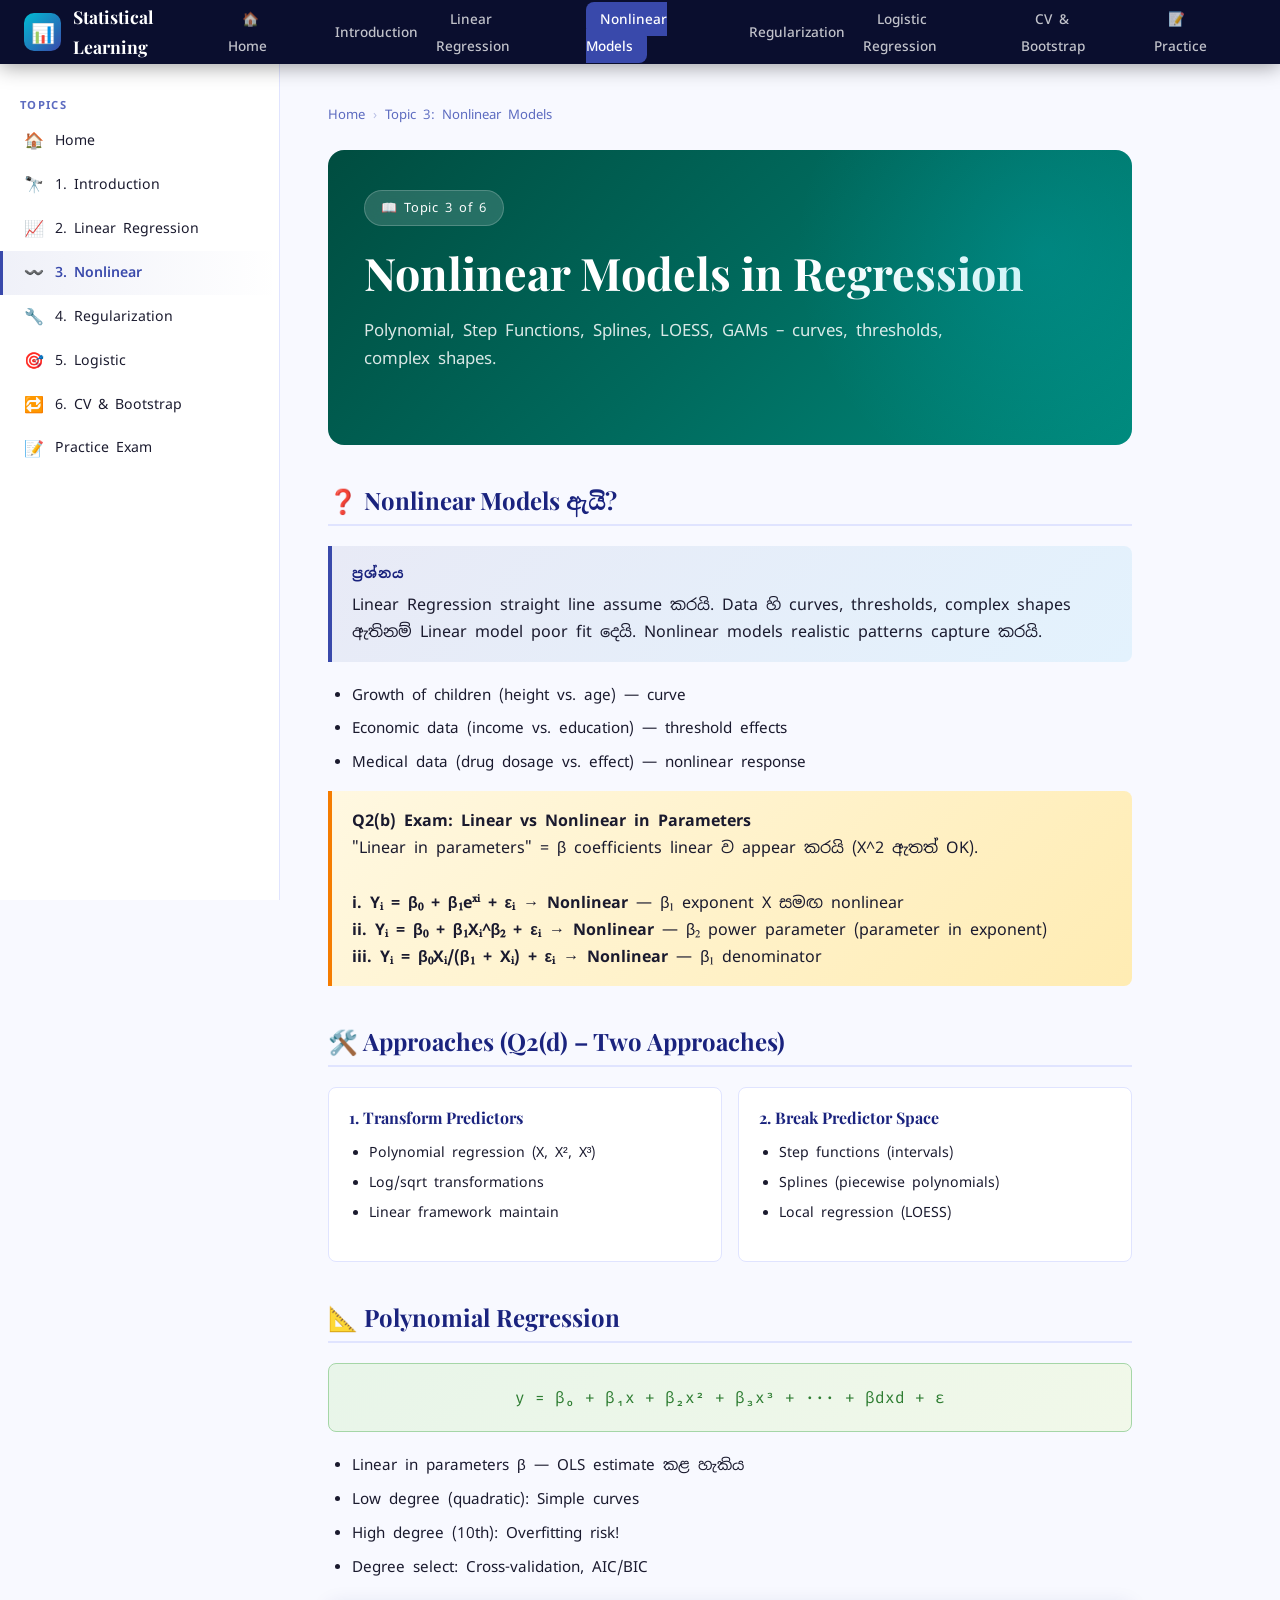
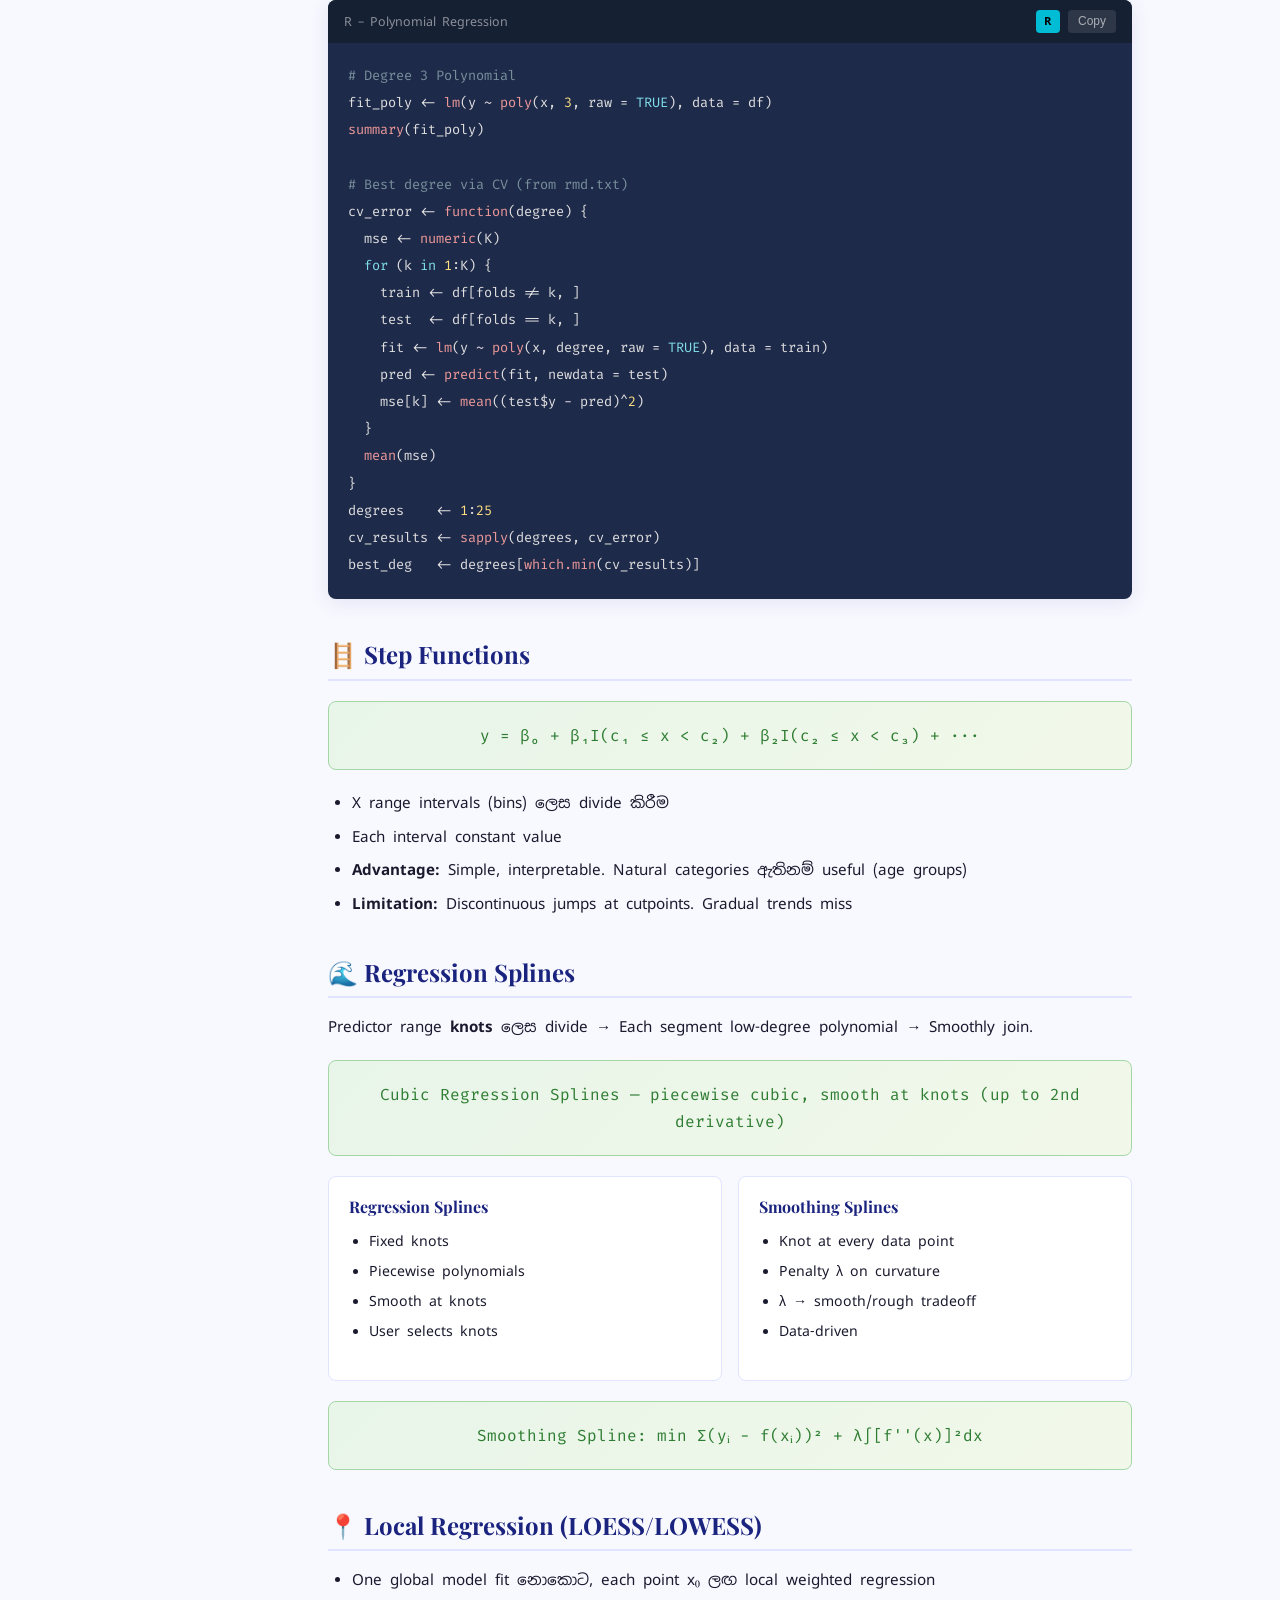
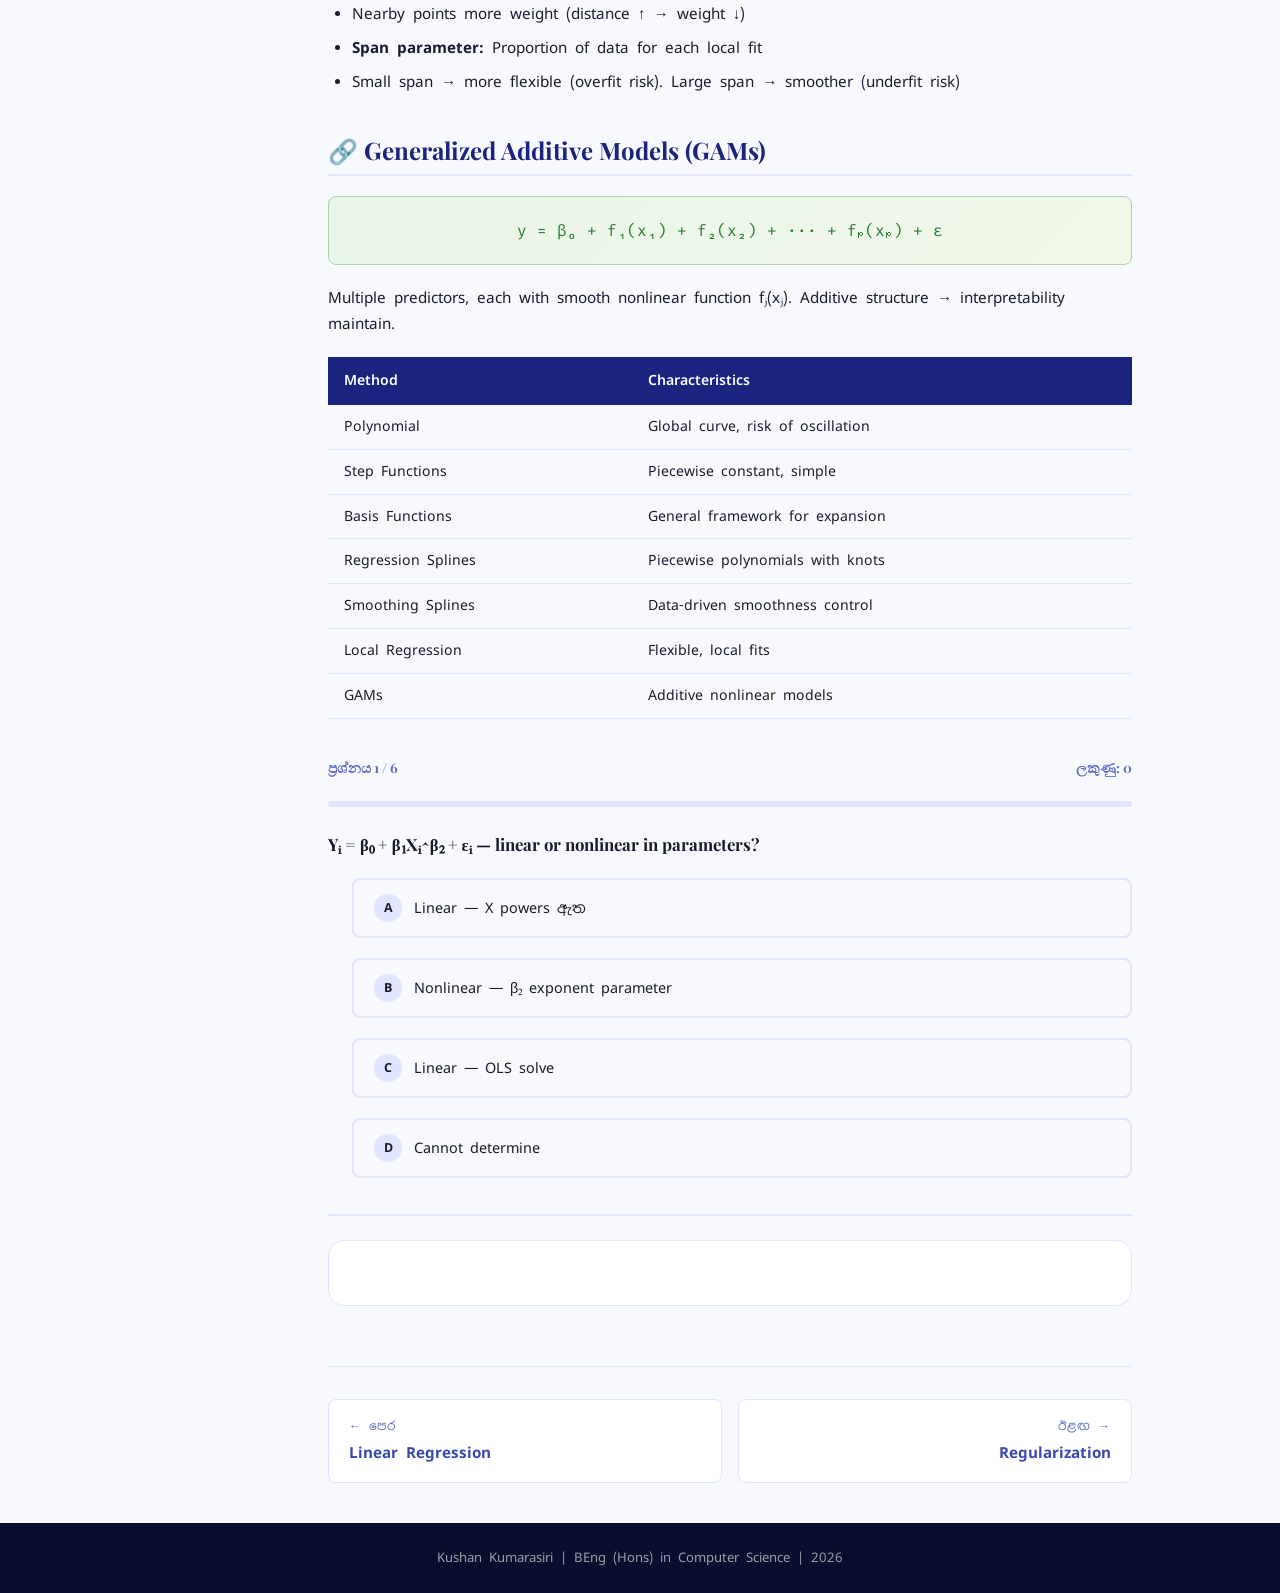
<file: 03-nonlinear.html>
<!DOCTYPE html>
<html lang="si">

<head>
    <meta charset="UTF-8">
    <meta name="viewport" content="width=device-width, initial-scale=1.0">
    <title>3. Nonlinear Models </title>
    <link rel="preconnect" href="https://fonts.googleapis.com">
    <link
        href="https://fonts.googleapis.com/css2?family=Playfair+Display:wght@700&family=Noto+Sans+Sinhala:wght@400;600;700&family=Fira+Code&display=swap"
        rel="stylesheet">
    <link rel="stylesheet" href="styles.css">
</head>

<body>
    <nav class="navbar">
        <div class="nav-brand">
            <div class="brand-icon">📊</div>Statistical Learning
        </div>
        <ul class="nav-links">
            <li><a href="index.html">🏠 Home</a></li>
            <li><a href="01-introduction.html">Introduction</a></li>
            <li><a href="02-linear-regression.html">Linear Regression</a></li>
            <li><a href="03-nonlinear.html" class="active">Nonlinear Models</a></li>
            <li><a href="04-regularization.html">Regularization</a></li>
            <li><a href="05-logistic.html">Logistic Regression</a></li>
            <li><a href="06-cv-bootstrap.html">CV & Bootstrap</a></li>
            <li><a href="practice.html">📝 Practice</a></li>
        </ul>
        <button class="nav-toggle">☰</button>
    </nav>
    <div class="mobile-nav">
        <a href="index.html">🏠 Home</a>
        <a href="01-introduction.html">1. Introduction</a>
        <a href="02-linear-regression.html">2. Linear Regression</a>
        <a href="03-nonlinear.html">3. Nonlinear Models</a>
        <a href="04-regularization.html">4. Regularization</a>
        <a href="05-logistic.html">5. Logistic Regression</a>
        <a href="06-cv-bootstrap.html">6. CV & Bootstrap</a>
        <a href="practice.html">📝 Practice Exam</a>
    </div>

    <div class="page-wrapper">
        <aside class="sidebar">
            <div class="sidebar-section">
                <div class="sidebar-heading">Topics</div>
                <a href="index.html" class="sidebar-link"><span class="link-icon">🏠</span>Home</a>
                <a href="01-introduction.html" class="sidebar-link"><span class="link-icon">🔭</span>1. Introduction</a>
                <a href="02-linear-regression.html" class="sidebar-link"><span class="link-icon">📈</span>2. Linear
                    Regression</a>
                <a href="03-nonlinear.html" class="sidebar-link active"><span class="link-icon">〰️</span>3.
                    Nonlinear</a>
                <a href="04-regularization.html" class="sidebar-link"><span class="link-icon">🔧</span>4.
                    Regularization</a>
                <a href="05-logistic.html" class="sidebar-link"><span class="link-icon">🎯</span>5. Logistic</a>
                <a href="06-cv-bootstrap.html" class="sidebar-link"><span class="link-icon">🔁</span>6. CV &
                    Bootstrap</a>
                <a href="practice.html" class="sidebar-link"><span class="link-icon">📝</span>Practice Exam</a>
            </div>
        </aside>

        <main class="main-content">
            <div class="breadcrumb">
                <a href="index.html">Home</a><span class="sep">›</span><span>Topic 3: Nonlinear Models</span>
            </div>

            <div class="hero"
                style="padding:40px 36px;margin-bottom:32px;background:linear-gradient(135deg,#004d40,#00695c,#00897b);">
                <div class="hero-badge">📖 Topic 3 of 6</div>
                <h1>Nonlinear Models in Regression</h1>
                <p>Polynomial, Step Functions, Splines, LOESS, GAMs – curves, thresholds, complex shapes.</p>
            </div>

            <div class="content">

                <h2 id="why" data-section="why">❓ Nonlinear Models ඇයි?</h2>
                <div class="def-box">
                    <div class="def-title">ප්‍රශ්නය</div>
                    Linear Regression straight line assume කරයි. Data හි curves, thresholds, complex shapes ඇතිනම්
                    Linear model poor fit දෙයි. Nonlinear models realistic patterns capture කරයි.
                </div>
                <ul>
                    <li>Growth of children (height vs. age) — curve</li>
                    <li>Economic data (income vs. education) — threshold effects</li>
                    <li>Medical data (drug dosage vs. effect) — nonlinear response</li>
                </ul>

                <div class="highlight-warning">
                    <strong>Q2(b) Exam: Linear vs Nonlinear in Parameters</strong><br>
                    "Linear in parameters" = β coefficients linear ව appear කරයි (X^2 ඇතත් OK).<br><br>
                    <strong>i. Yᵢ = β₀ + β₁eˣⁱ + εᵢ</strong> → <strong>Nonlinear</strong> — β₁ exponent X සමඟ
                    nonlinear<br>
                    <strong>ii. Yᵢ = β₀ + β₁Xᵢ^β₂ + εᵢ</strong> → <strong>Nonlinear</strong> — β₂ power parameter
                    (parameter in exponent)<br>
                    <strong>iii. Yᵢ = β₀Xᵢ/(β₁ + Xᵢ) + εᵢ</strong> → <strong>Nonlinear</strong> — β₁ denominator
                </div>

                <h2 id="approaches" data-section="approaches">🛠️ Approaches (Q2(d) – Two Approaches)</h2>
                <div class="compare-grid">
                    <div class="compare-card">
                        <h4>1. Transform Predictors</h4>
                        <ul>
                            <li>Polynomial regression (X, X², X³)</li>
                            <li>Log/sqrt transformations</li>
                            <li>Linear framework maintain</li>
                        </ul>
                    </div>
                    <div class="compare-card">
                        <h4>2. Break Predictor Space</h4>
                        <ul>
                            <li>Step functions (intervals)</li>
                            <li>Splines (piecewise polynomials)</li>
                            <li>Local regression (LOESS)</li>
                        </ul>
                    </div>
                </div>

                <h2 id="polynomial" data-section="polynomial">📐 Polynomial Regression</h2>
                <div class="formula-box">y = β₀ + β₁x + β₂x² + β₃x³ + ··· + βdxd + ε</div>
                <ul>
                    <li>Linear in parameters β — OLS estimate කළ හැකිය</li>
                    <li>Low degree (quadratic): Simple curves</li>
                    <li>High degree (10th): Overfitting risk!</li>
                    <li>Degree select: Cross-validation, AIC/BIC</li>
                </ul>

                <div class="code-block">
                    <div class="code-header"><span>R – Polynomial Regression</span>
                        <div style="display:flex;gap:8px;"><span class="lang-tag">R</span><button
                                class="code-copy">Copy</button></div>
                    </div>
                    <pre><code><span class="r-comment"># Degree 3 Polynomial</span>
fit_poly <- <span class="r-func">lm</span>(y ~ <span class="r-func">poly</span>(x, <span class="r-number">3</span>, raw = <span class="r-keyword">TRUE</span>), data = df)
<span class="r-func">summary</span>(fit_poly)

<span class="r-comment"># Best degree via CV (from rmd.txt)</span>
cv_error <- <span class="r-func">function</span>(degree) {
  mse <- <span class="r-func">numeric</span>(K)
  <span class="r-keyword">for</span> (k <span class="r-keyword">in</span> <span class="r-number">1</span>:K) {
    train <- df[folds != k, ]
    test  <- df[folds == k, ]
    fit <- <span class="r-func">lm</span>(y ~ <span class="r-func">poly</span>(x, degree, raw = <span class="r-keyword">TRUE</span>), data = train)
    pred <- <span class="r-func">predict</span>(fit, newdata = test)
    mse[k] <- <span class="r-func">mean</span>((test$y - pred)^<span class="r-number">2</span>)
  }
  <span class="r-func">mean</span>(mse)
}
degrees    <- <span class="r-number">1</span>:<span class="r-number">25</span>
cv_results <- <span class="r-func">sapply</span>(degrees, cv_error)
best_deg   <- degrees[<span class="r-func">which.min</span>(cv_results)]</code></pre>
                </div>

                <h2 id="step" data-section="step">🪜 Step Functions</h2>
                <div class="formula-box">y = β₀ + β₁I(c₁ ≤ x &lt; c₂) + β₂I(c₂ ≤ x &lt; c₃) + ···</div>
                <ul>
                    <li>X range intervals (bins) ලෙස divide කිරීම</li>
                    <li>Each interval constant value</li>
                    <li><strong>Advantage:</strong> Simple, interpretable. Natural categories ඇතිනම් useful (age groups)
                    </li>
                    <li><strong>Limitation:</strong> Discontinuous jumps at cutpoints. Gradual trends miss</li>
                </ul>

                <h2 id="splines" data-section="splines">🌊 Regression Splines</h2>
                <p>Predictor range <strong>knots</strong> ලෙස divide → Each segment low-degree polynomial → Smoothly
                    join.</p>
                <div class="formula-box">Cubic Regression Splines — piecewise cubic, smooth at knots (up to 2nd
                    derivative)</div>

                <div class="compare-grid">
                    <div class="compare-card">
                        <h4>Regression Splines</h4>
                        <ul>
                            <li>Fixed knots</li>
                            <li>Piecewise polynomials</li>
                            <li>Smooth at knots</li>
                            <li>User selects knots</li>
                        </ul>
                    </div>
                    <div class="compare-card">
                        <h4>Smoothing Splines</h4>
                        <ul>
                            <li>Knot at every data point</li>
                            <li>Penalty λ on curvature</li>
                            <li>λ → smooth/rough tradeoff</li>
                            <li>Data-driven</li>
                        </ul>
                    </div>
                </div>

                <div class="formula-box">Smoothing Spline: min Σ(yᵢ − f(xᵢ))² + λ∫[f''(x)]²dx</div>

                <h2 id="loess" data-section="loess">📍 Local Regression (LOESS/LOWESS)</h2>
                <ul>
                    <li>One global model fit නොකොට, each point x₀ ලඟ local weighted regression</li>
                    <li>Nearby points more weight (distance ↑ → weight ↓)</li>
                    <li><strong>Span parameter:</strong> Proportion of data for each local fit</li>
                    <li>Small span → more flexible (overfit risk). Large span → smoother (underfit risk)</li>
                </ul>

                <h2 id="gam" data-section="gam">🔗 Generalized Additive Models (GAMs)</h2>
                <div class="formula-box">y = β₀ + f₁(x₁) + f₂(x₂) + ··· + fₚ(xₚ) + ε</div>
                <p>Multiple predictors, each with smooth nonlinear function fⱼ(xⱼ). Additive structure →
                    interpretability maintain.</p>

                <div class="table-wrap">
                    <table>
                        <thead>
                            <tr>
                                <th>Method</th>
                                <th>Characteristics</th>
                            </tr>
                        </thead>
                        <tbody>
                            <tr>
                                <td>Polynomial</td>
                                <td>Global curve, risk of oscillation</td>
                            </tr>
                            <tr>
                                <td>Step Functions</td>
                                <td>Piecewise constant, simple</td>
                            </tr>
                            <tr>
                                <td>Basis Functions</td>
                                <td>General framework for expansion</td>
                            </tr>
                            <tr>
                                <td>Regression Splines</td>
                                <td>Piecewise polynomials with knots</td>
                            </tr>
                            <tr>
                                <td>Smoothing Splines</td>
                                <td>Data-driven smoothness control</td>
                            </tr>
                            <tr>
                                <td>Local Regression</td>
                                <td>Flexible, local fits</td>
                            </tr>
                            <tr>
                                <td>GAMs</td>
                                <td>Additive nonlinear models</td>
                            </tr>
                        </tbody>
                    </table>
                </div>

                <h2 id="quiz3">🧠 Practice Quiz</h2>
                <div class="quiz-container" id="quiz3"></div>
            </div>

            <div class="page-nav">
                <a href="02-linear-regression.html" class="page-nav-card"><span class="nav-dir">← පෙර</span><span
                        class="nav-title">Linear Regression</span></a>
                <a href="04-regularization.html" class="page-nav-card next"><span class="nav-dir">ඊළඟ →</span><span
                        class="nav-title">Regularization</span></a>
            </div>
        </main>
    </div>

    <footer class="site-footer">Kushan Kumarasiri | BEng (Hons) in Computer Science | 2026</footer>
    <button class="back-top">↑</button>
    <script src="script.js"></script>
    <script>
        new Quiz([
            {
                question: "Yᵢ = β₀ + β₁Xᵢ^β₂ + εᵢ — linear or nonlinear in parameters?",
                options: ["Linear — X powers ඇත", "Nonlinear — β₂ exponent parameter", "Linear — OLS solve", "Cannot determine"],
                correct: 1,
                explanation: "β₂ exponent position ෙදී ඇත. Parameters (β) linear combination නොවේ. → Nonlinear in parameters."
            },
            {
                question: "Smoothing Spline penalty λ large ෙදී?",
                options: ["Wiggly curve", "Smoother curve", "No effect", "Overfitting"],
                correct: 1,
                explanation: "Large λ → Curvature heavily penalize → Smoother curve. λ→∞ = straight line. λ=0 = interpolating spline."
            },
            {
                question: "LOESS span parameter small ෙදී?",
                options: ["Smooth, less flexible", "More flexible, overfit risk", "No change", "Linear fit"],
                correct: 1,
                explanation: "Small span → Few data points use per local fit → More flexible → Risk of overfitting."
            },
            {
                question: "Q2(d): Two approaches for nonlinear regression?",
                options: ["OLS and MLE", "Transform predictors + Break predictor space", "Ridge and Lasso", "Forward and Backward"],
                correct: 1,
                explanation: "Approach 1: Modify predictors (polynomials, transformations). Approach 2: Break predictor space (step functions, splines)."
            },
            {
                question: "Cubic Regression Spline knots ෙදී smooth condition?",
                options: ["Discontinuous jump OK", "1st derivative continuous only", "Smooth up to 2nd derivative at knots", "No smoothness required"],
                correct: 2,
                explanation: "Cubic splines: Knot ෙදී function, 1st derivative, 2nd derivative continuous → Smooth joins."
            },
            {
                question: "GAM model Ŷ = β₀ + f₁(x₁) + f₂(x₂) advantage?",
                options: ["Global polynomial", "Additive structure → interpretability + nonlinear flexibility", "Only linear", "Requires normality"],
                correct: 1,
                explanation: "GAMs: Each predictor individual smooth function. Additive → interpretability. Nonlinear → flexibility."
            }
        ], 'quiz3');
    </script>
</body>

</html>
</file>
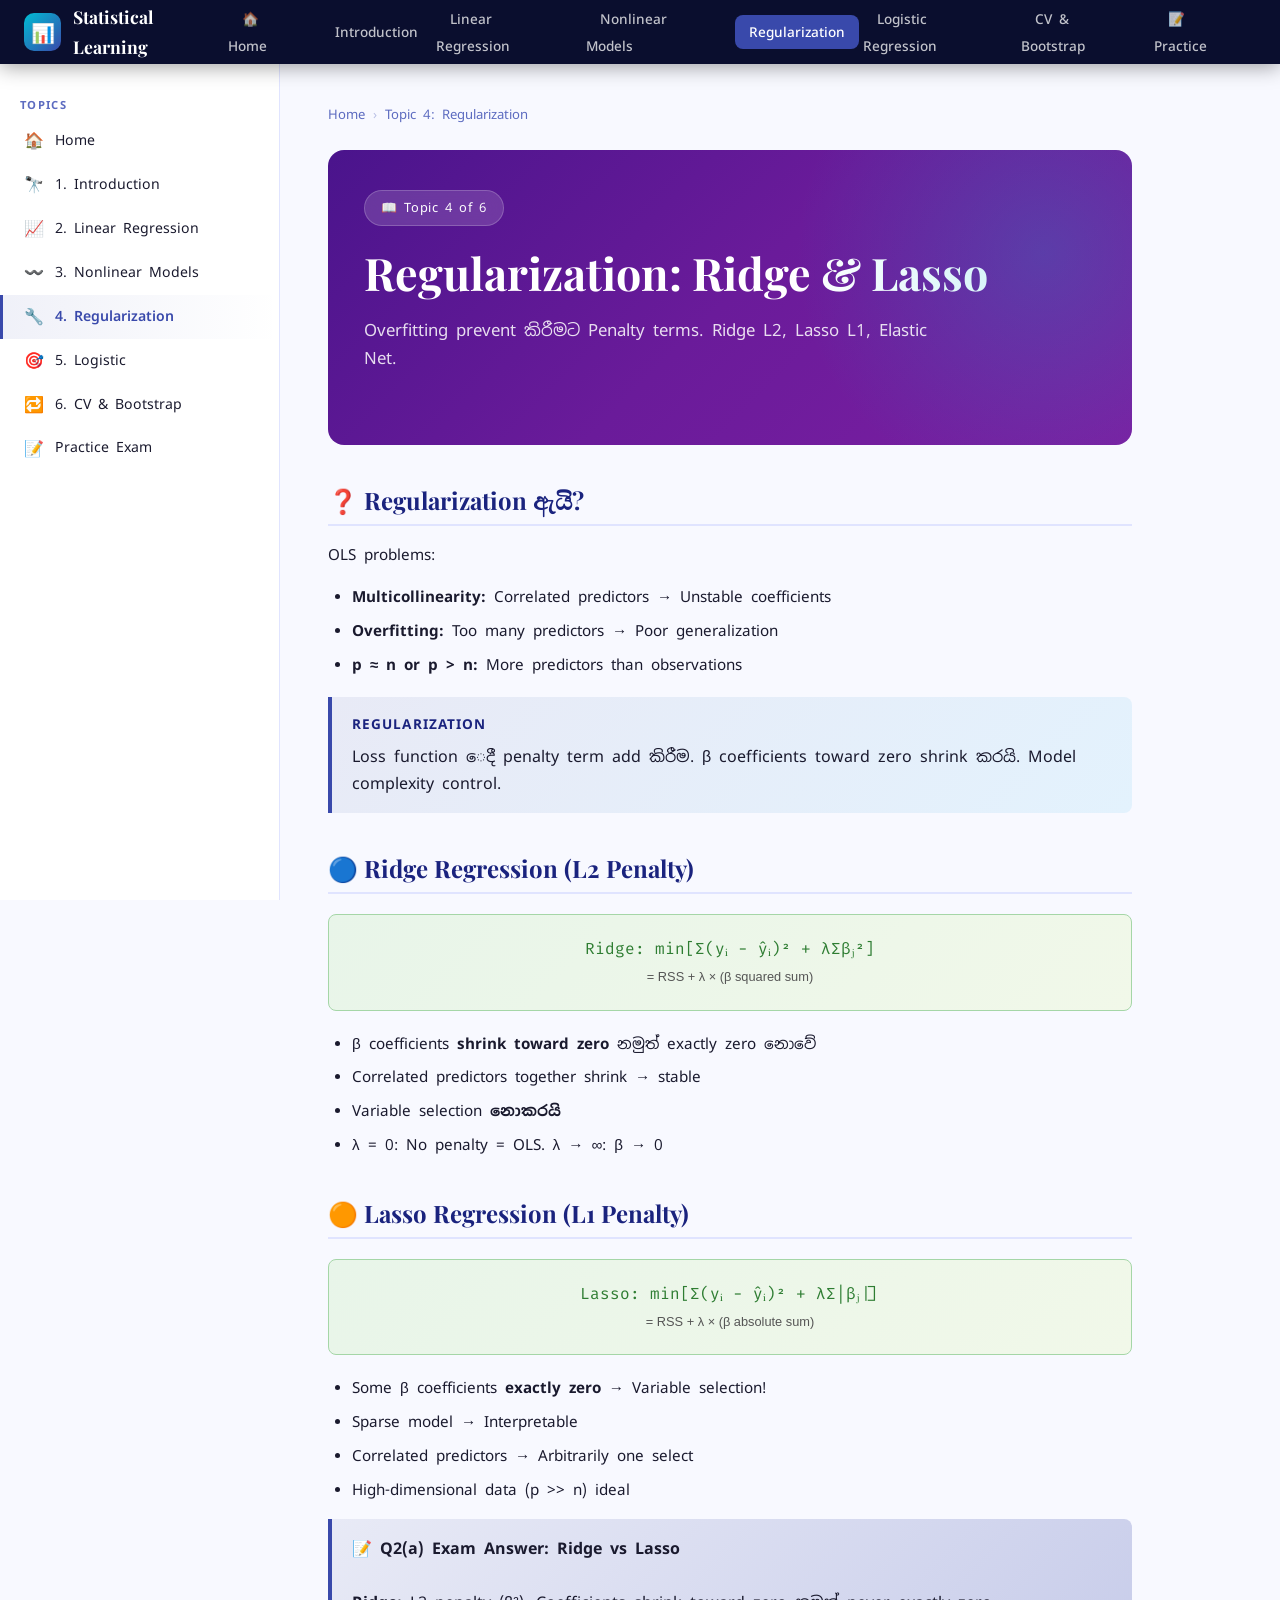
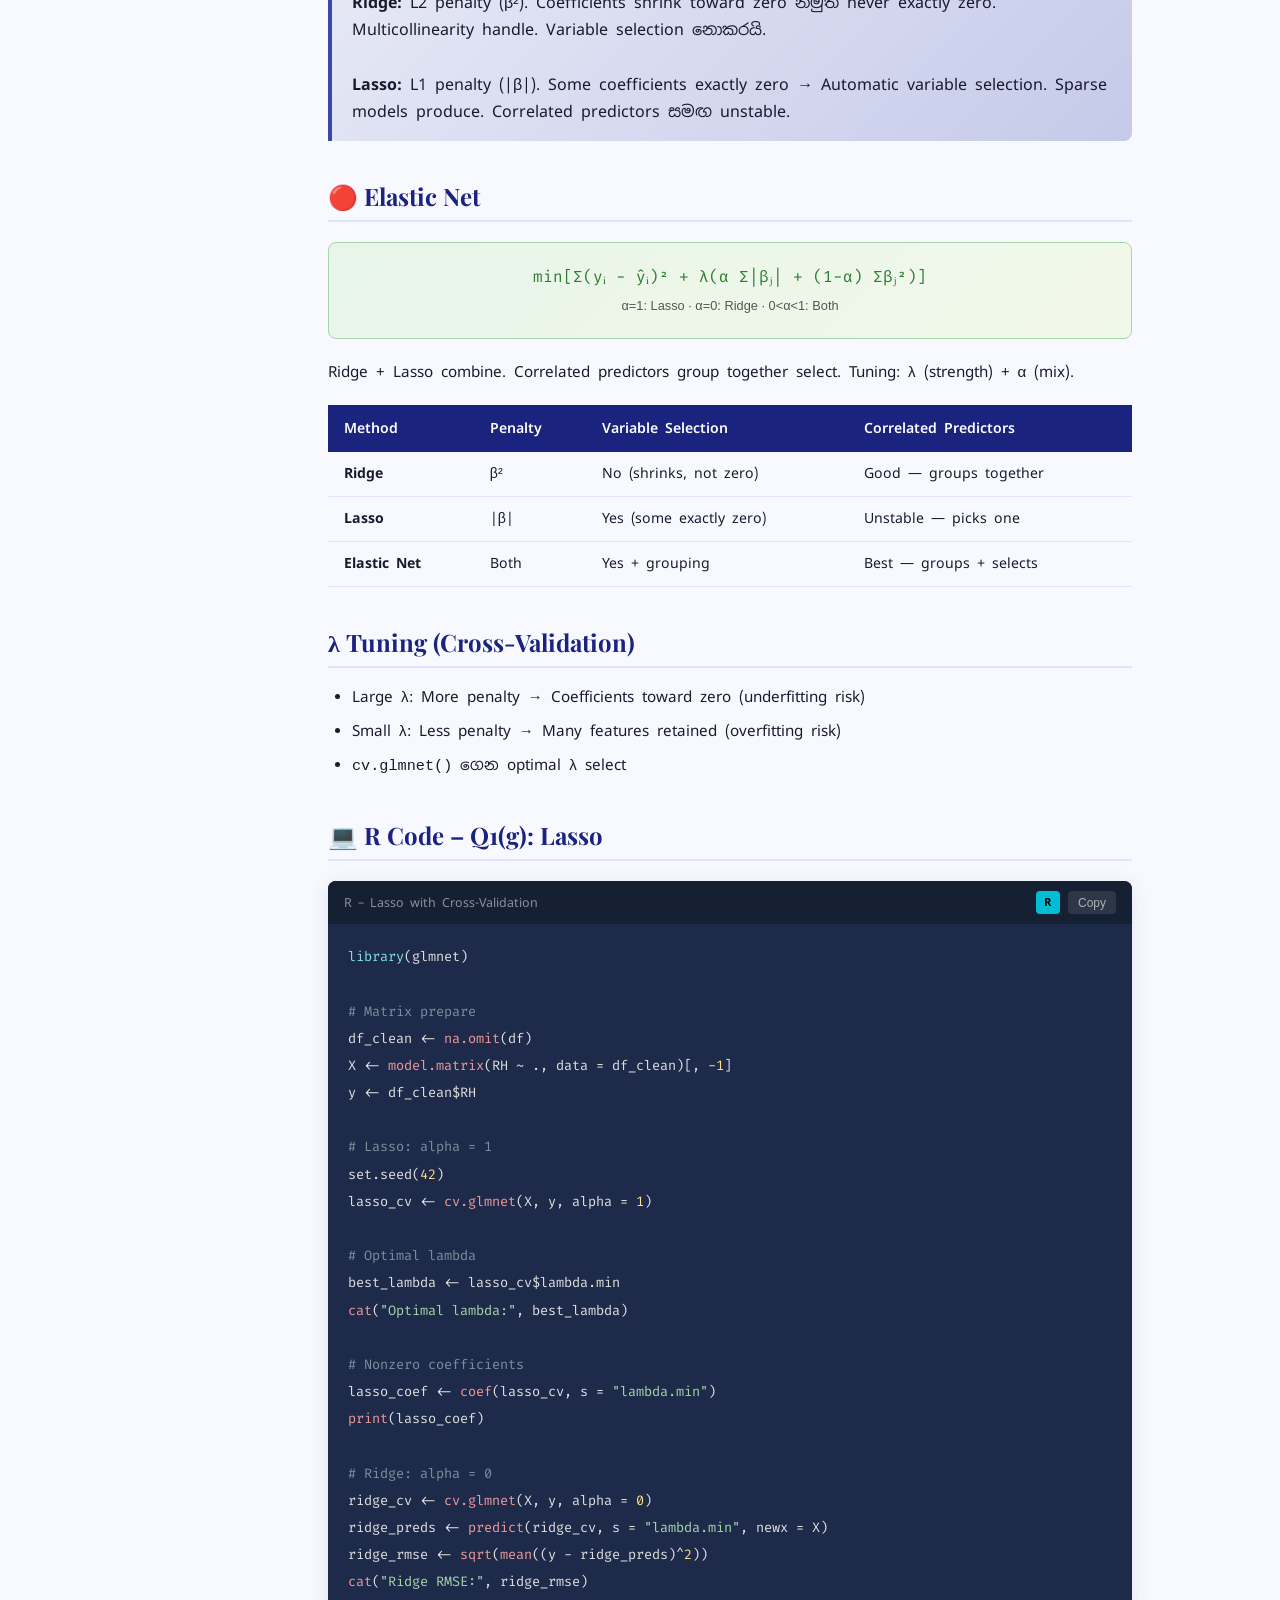
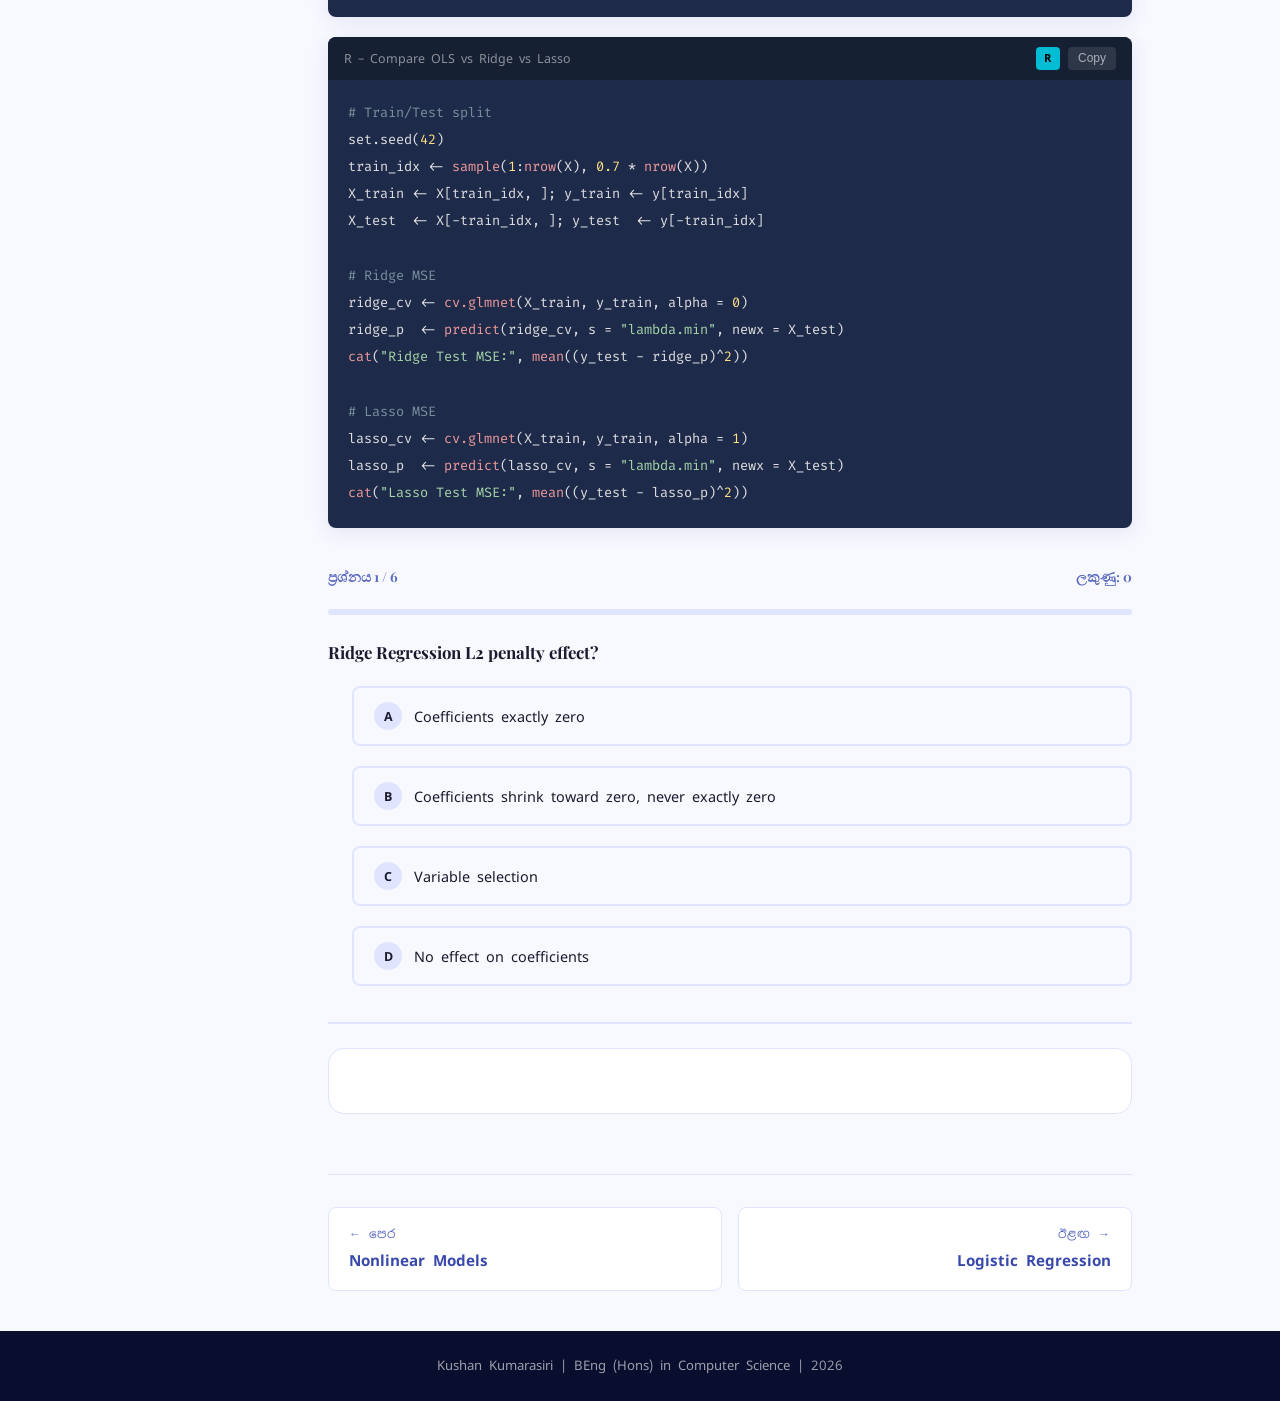
<file: 04-regularization.html>
<!DOCTYPE html>
<html lang="si">

<head>
    <meta charset="UTF-8">
    <meta name="viewport" content="width=device-width, initial-scale=1.0">
    <title>4. Regularization </title>
    <link rel="preconnect" href="https://fonts.googleapis.com">
    <link
        href="https://fonts.googleapis.com/css2?family=Playfair+Display:wght@700&family=Noto+Sans+Sinhala:wght@400;600;700&family=Fira+Code&display=swap"
        rel="stylesheet">
    <link rel="stylesheet" href="styles.css">
</head>

<body>
    <nav class="navbar">
        <div class="nav-brand">
            <div class="brand-icon">📊</div>Statistical Learning
        </div>
        <ul class="nav-links">
            <li><a href="index.html">🏠 Home</a></li>
            <li><a href="01-introduction.html">Introduction</a></li>
            <li><a href="02-linear-regression.html">Linear Regression</a></li>
            <li><a href="03-nonlinear.html">Nonlinear Models</a></li>
            <li><a href="04-regularization.html" class="active">Regularization</a></li>
            <li><a href="05-logistic.html">Logistic Regression</a></li>
            <li><a href="06-cv-bootstrap.html">CV & Bootstrap</a></li>
            <li><a href="practice.html">📝 Practice</a></li>
        </ul>
        <button class="nav-toggle">☰</button>
    </nav>
    <div class="mobile-nav">
        <a href="index.html">🏠 Home</a>
        <a href="01-introduction.html">1. Introduction</a>
        <a href="02-linear-regression.html">2. Linear Regression</a>
        <a href="03-nonlinear.html">3. Nonlinear Models</a>
        <a href="04-regularization.html">4. Regularization</a>
        <a href="05-logistic.html">5. Logistic Regression</a>
        <a href="06-cv-bootstrap.html">6. CV & Bootstrap</a>
        <a href="practice.html">📝 Practice Exam</a>
    </div>

    <div class="page-wrapper">
        <aside class="sidebar">
            <div class="sidebar-section">
                <div class="sidebar-heading">Topics</div>
                <a href="index.html" class="sidebar-link"><span class="link-icon">🏠</span>Home</a>
                <a href="01-introduction.html" class="sidebar-link"><span class="link-icon">🔭</span>1. Introduction</a>
                <a href="02-linear-regression.html" class="sidebar-link"><span class="link-icon">📈</span>2. Linear
                    Regression</a>
                <a href="03-nonlinear.html" class="sidebar-link"><span class="link-icon">〰️</span>3. Nonlinear
                    Models</a>
                <a href="04-regularization.html" class="sidebar-link active"><span class="link-icon">🔧</span>4.
                    Regularization</a>
                <a href="05-logistic.html" class="sidebar-link"><span class="link-icon">🎯</span>5. Logistic</a>
                <a href="06-cv-bootstrap.html" class="sidebar-link"><span class="link-icon">🔁</span>6. CV &
                    Bootstrap</a>
                <a href="practice.html" class="sidebar-link"><span class="link-icon">📝</span>Practice Exam</a>
            </div>
        </aside>

        <main class="main-content">
            <div class="breadcrumb">
                <a href="index.html">Home</a><span class="sep">›</span><span>Topic 4: Regularization</span>
            </div>

            <div class="hero"
                style="padding:40px 36px;margin-bottom:32px;background:linear-gradient(135deg,#4a148c,#6a1b9a,#7b1fa2);">
                <div class="hero-badge">📖 Topic 4 of 6</div>
                <h1>Regularization: Ridge & Lasso</h1>
                <p>Overfitting prevent කිරීමට Penalty terms. Ridge L2, Lasso L1, Elastic Net.</p>
            </div>

            <div class="content">

                <h2 id="why" data-section="why">❓ Regularization ඇයි?</h2>
                <p>OLS problems:</p>
                <ul>
                    <li><strong>Multicollinearity:</strong> Correlated predictors → Unstable coefficients</li>
                    <li><strong>Overfitting:</strong> Too many predictors → Poor generalization</li>
                    <li><strong>p ≈ n or p > n:</strong> More predictors than observations</li>
                </ul>
                <div class="def-box">
                    <div class="def-title">Regularization</div>
                    Loss function ෙදී penalty term add කිරීම. β coefficients toward zero shrink කරයි. Model complexity
                    control.
                </div>

                <h2 id="ridge" data-section="ridge">🔵 Ridge Regression (L2 Penalty)</h2>
                <div class="formula-box">
                    Ridge: min[Σ(yᵢ − ŷᵢ)² + λΣβⱼ²]<br>
                    <small style="font-size:0.8rem;font-family:sans-serif;color:#555;">= RSS + λ × (β squared
                        sum)</small>
                </div>

                <ul>
                    <li>β coefficients <strong>shrink toward zero</strong> නමුත් exactly zero නොවේ</li>
                    <li>Correlated predictors together shrink → stable</li>
                    <li>Variable selection <strong>නොකරයි</strong></li>
                    <li>λ = 0: No penalty = OLS. λ → ∞: β → 0</li>
                </ul>

                <h2 id="lasso" data-section="lasso">🟠 Lasso Regression (L1 Penalty)</h2>
                <div class="formula-box">
                    Lasso: min[Σ(yᵢ − ŷᵢ)² + λΣ|βⱼ|]<br>
                    <small style="font-size:0.8rem;font-family:sans-serif;color:#555;">= RSS + λ × (β absolute
                        sum)</small>
                </div>

                <ul>
                    <li>Some β coefficients <strong>exactly zero</strong> → Variable selection!</li>
                    <li>Sparse model → Interpretable</li>
                    <li>Correlated predictors → Arbitrarily one select</li>
                    <li>High-dimensional data (p >> n) ideal</li>
                </ul>

                <div class="highlight-primary">
                    <strong>📝 Q2(a) Exam Answer: Ridge vs Lasso</strong><br><br>
                    <strong>Ridge:</strong> L2 penalty (β²). Coefficients shrink toward zero නමුත් never exactly zero.
                    Multicollinearity handle. Variable selection නොකරයි.<br><br>
                    <strong>Lasso:</strong> L1 penalty (|β|). Some coefficients exactly zero → Automatic variable
                    selection. Sparse models produce. Correlated predictors සමඟ unstable.
                </div>

                <h2 id="elastic" data-section="elastic">🔴 Elastic Net</h2>
                <div class="formula-box">
                    min[Σ(yᵢ − ŷᵢ)² + λ(α Σ|βⱼ| + (1−α) Σβⱼ²)]<br>
                    <small style="font-size:0.8rem;font-family:sans-serif;color:#555;">α=1: Lasso · α=0: Ridge ·
                        0&lt;α&lt;1: Both</small>
                </div>
                <p>Ridge + Lasso combine. Correlated predictors group together select. Tuning: λ (strength) + α (mix).
                </p>

                <div class="table-wrap">
                    <table>
                        <thead>
                            <tr>
                                <th>Method</th>
                                <th>Penalty</th>
                                <th>Variable Selection</th>
                                <th>Correlated Predictors</th>
                            </tr>
                        </thead>
                        <tbody>
                            <tr>
                                <td><strong>Ridge</strong></td>
                                <td>β²</td>
                                <td>No (shrinks, not zero)</td>
                                <td>Good — groups together</td>
                            </tr>
                            <tr>
                                <td><strong>Lasso</strong></td>
                                <td>|β|</td>
                                <td>Yes (some exactly zero)</td>
                                <td>Unstable — picks one</td>
                            </tr>
                            <tr>
                                <td><strong>Elastic Net</strong></td>
                                <td>Both</td>
                                <td>Yes + grouping</td>
                                <td>Best — groups + selects</td>
                            </tr>
                        </tbody>
                    </table>
                </div>

                <h2 id="lambda" data-section="lambda">λ Tuning (Cross-Validation)</h2>
                <ul>
                    <li>Large λ: More penalty → Coefficients toward zero (underfitting risk)</li>
                    <li>Small λ: Less penalty → Many features retained (overfitting risk)</li>
                    <li><code>cv.glmnet()</code> ගෙන optimal λ select</li>
                </ul>

                <h2 id="rcode" data-section="rcode">💻 R Code – Q1(g): Lasso</h2>

                <div class="code-block">
                    <div class="code-header"><span>R – Lasso with Cross-Validation</span>
                        <div style="display:flex;gap:8px;"><span class="lang-tag">R</span><button
                                class="code-copy">Copy</button></div>
                    </div>
                    <pre><code><span class="r-keyword">library</span>(glmnet)

<span class="r-comment"># Matrix prepare</span>
df_clean <- <span class="r-func">na.omit</span>(df)
X <- <span class="r-func">model.matrix</span>(RH ~ ., data = df_clean)[, -<span class="r-number">1</span>]
y <- df_clean$RH

<span class="r-comment"># Lasso: alpha = 1</span>
set.seed(<span class="r-number">42</span>)
lasso_cv <- <span class="r-func">cv.glmnet</span>(X, y, alpha = <span class="r-number">1</span>)

<span class="r-comment"># Optimal lambda</span>
best_lambda <- lasso_cv$lambda.min
<span class="r-func">cat</span>(<span class="r-string">"Optimal lambda:"</span>, best_lambda)

<span class="r-comment"># Nonzero coefficients</span>
lasso_coef <- <span class="r-func">coef</span>(lasso_cv, s = <span class="r-string">"lambda.min"</span>)
<span class="r-func">print</span>(lasso_coef)

<span class="r-comment"># Ridge: alpha = 0</span>
ridge_cv <- <span class="r-func">cv.glmnet</span>(X, y, alpha = <span class="r-number">0</span>)
ridge_preds <- <span class="r-func">predict</span>(ridge_cv, s = <span class="r-string">"lambda.min"</span>, newx = X)
ridge_rmse <- <span class="r-func">sqrt</span>(<span class="r-func">mean</span>((y - ridge_preds)^<span class="r-number">2</span>))
<span class="r-func">cat</span>(<span class="r-string">"Ridge RMSE:"</span>, ridge_rmse)</code></pre>
                </div>

                <div class="code-block">
                    <div class="code-header"><span>R – Compare OLS vs Ridge vs Lasso</span>
                        <div style="display:flex;gap:8px;"><span class="lang-tag">R</span><button
                                class="code-copy">Copy</button></div>
                    </div>
                    <pre><code><span class="r-comment"># Train/Test split</span>
set.seed(<span class="r-number">42</span>)
train_idx <- <span class="r-func">sample</span>(<span class="r-number">1</span>:<span class="r-func">nrow</span>(X), <span class="r-number">0.7</span> * <span class="r-func">nrow</span>(X))
X_train <- X[train_idx, ]; y_train <- y[train_idx]
X_test  <- X[-train_idx, ]; y_test  <- y[-train_idx]

<span class="r-comment"># Ridge MSE</span>
ridge_cv <- <span class="r-func">cv.glmnet</span>(X_train, y_train, alpha = <span class="r-number">0</span>)
ridge_p  <- <span class="r-func">predict</span>(ridge_cv, s = <span class="r-string">"lambda.min"</span>, newx = X_test)
<span class="r-func">cat</span>(<span class="r-string">"Ridge Test MSE:"</span>, <span class="r-func">mean</span>((y_test - ridge_p)^<span class="r-number">2</span>))

<span class="r-comment"># Lasso MSE</span>
lasso_cv <- <span class="r-func">cv.glmnet</span>(X_train, y_train, alpha = <span class="r-number">1</span>)
lasso_p  <- <span class="r-func">predict</span>(lasso_cv, s = <span class="r-string">"lambda.min"</span>, newx = X_test)
<span class="r-func">cat</span>(<span class="r-string">"Lasso Test MSE:"</span>, <span class="r-func">mean</span>((y_test - lasso_p)^<span class="r-number">2</span>))</code></pre>
                </div>

                <h2 id="quiz4">🧠 Practice Quiz</h2>
                <div class="quiz-container" id="quiz4"></div>
            </div>

            <div class="page-nav">
                <a href="03-nonlinear.html" class="page-nav-card"><span class="nav-dir">← පෙර</span><span
                        class="nav-title">Nonlinear Models</span></a>
                <a href="05-logistic.html" class="page-nav-card next"><span class="nav-dir">ඊළඟ →</span><span
                        class="nav-title">Logistic Regression</span></a>
            </div>
        </main>
    </div>

    <footer class="site-footer">Kushan Kumarasiri | BEng (Hons) in Computer Science | 2026</footer>
    <button class="back-top">↑</button>
    <script src="script.js"></script>
    <script>
        new Quiz([
            {
                question: "Ridge Regression L2 penalty effect?",
                options: ["Coefficients exactly zero", "Coefficients shrink toward zero, never exactly zero", "Variable selection", "No effect on coefficients"],
                correct: 1,
                explanation: "Ridge L2 penalty (β²): Coefficients shrink toward zero. Exactly zero නොවේ. Variable selection නොකරයි."
            },
            {
                question: "Lasso Regression ප්‍රධාන advantage?",
                options: ["Correlated predictors handle", "Exactly zero coefficients → variable selection", "No tuning parameter", "Always better than Ridge"],
                correct: 1,
                explanation: "Lasso L1 penalty (|β|): Some coefficients exactly zero → automatic variable/feature selection."
            },
            {
                question: "λ = 0 ෙදී Ridge Regression?",
                options: ["All coefficients zero", "Equal to OLS (no penalty)", "Maximum shrinkage", "Lasso equivalent"],
                correct: 1,
                explanation: "λ = 0 → No penalty term → Ridge = OLS (ordinary least squares)."
            },
            {
                question: "cv.glmnet(X, y, alpha = 1) — alpha=1 mean?",
                options: ["Ridge Regression", "Lasso Regression", "Elastic Net", "OLS"],
                correct: 1,
                explanation: "glmnet: alpha=1 → Lasso (L1). alpha=0 → Ridge (L2). 0 < alpha < 1 → Elastic Net."
            },
            {
                question: "Elastic Net combine කරන්නේ?",
                options: ["OLS + Ridge", "Ridge (L2) + Lasso (L1)", "Ridge + Stepwise", "Lasso + KNN"],
                correct: 1,
                explanation: "Elastic Net: α × Lasso penalty + (1-α) × Ridge penalty. Correlated predictors group select."
            },
            {
                question: "Large λ Lasso ෙදී result?",
                options: ["Many features retained", "More coefficients → zero (underfitting risk)", "OLS equivalent", "Ridge equivalent"],
                correct: 1,
                explanation: "Large λ → Strong penalty → More coefficients shrink/zero. Risk of underfitting."
            }
        ], 'quiz4');
    </script>
</body>

</html>
</file>
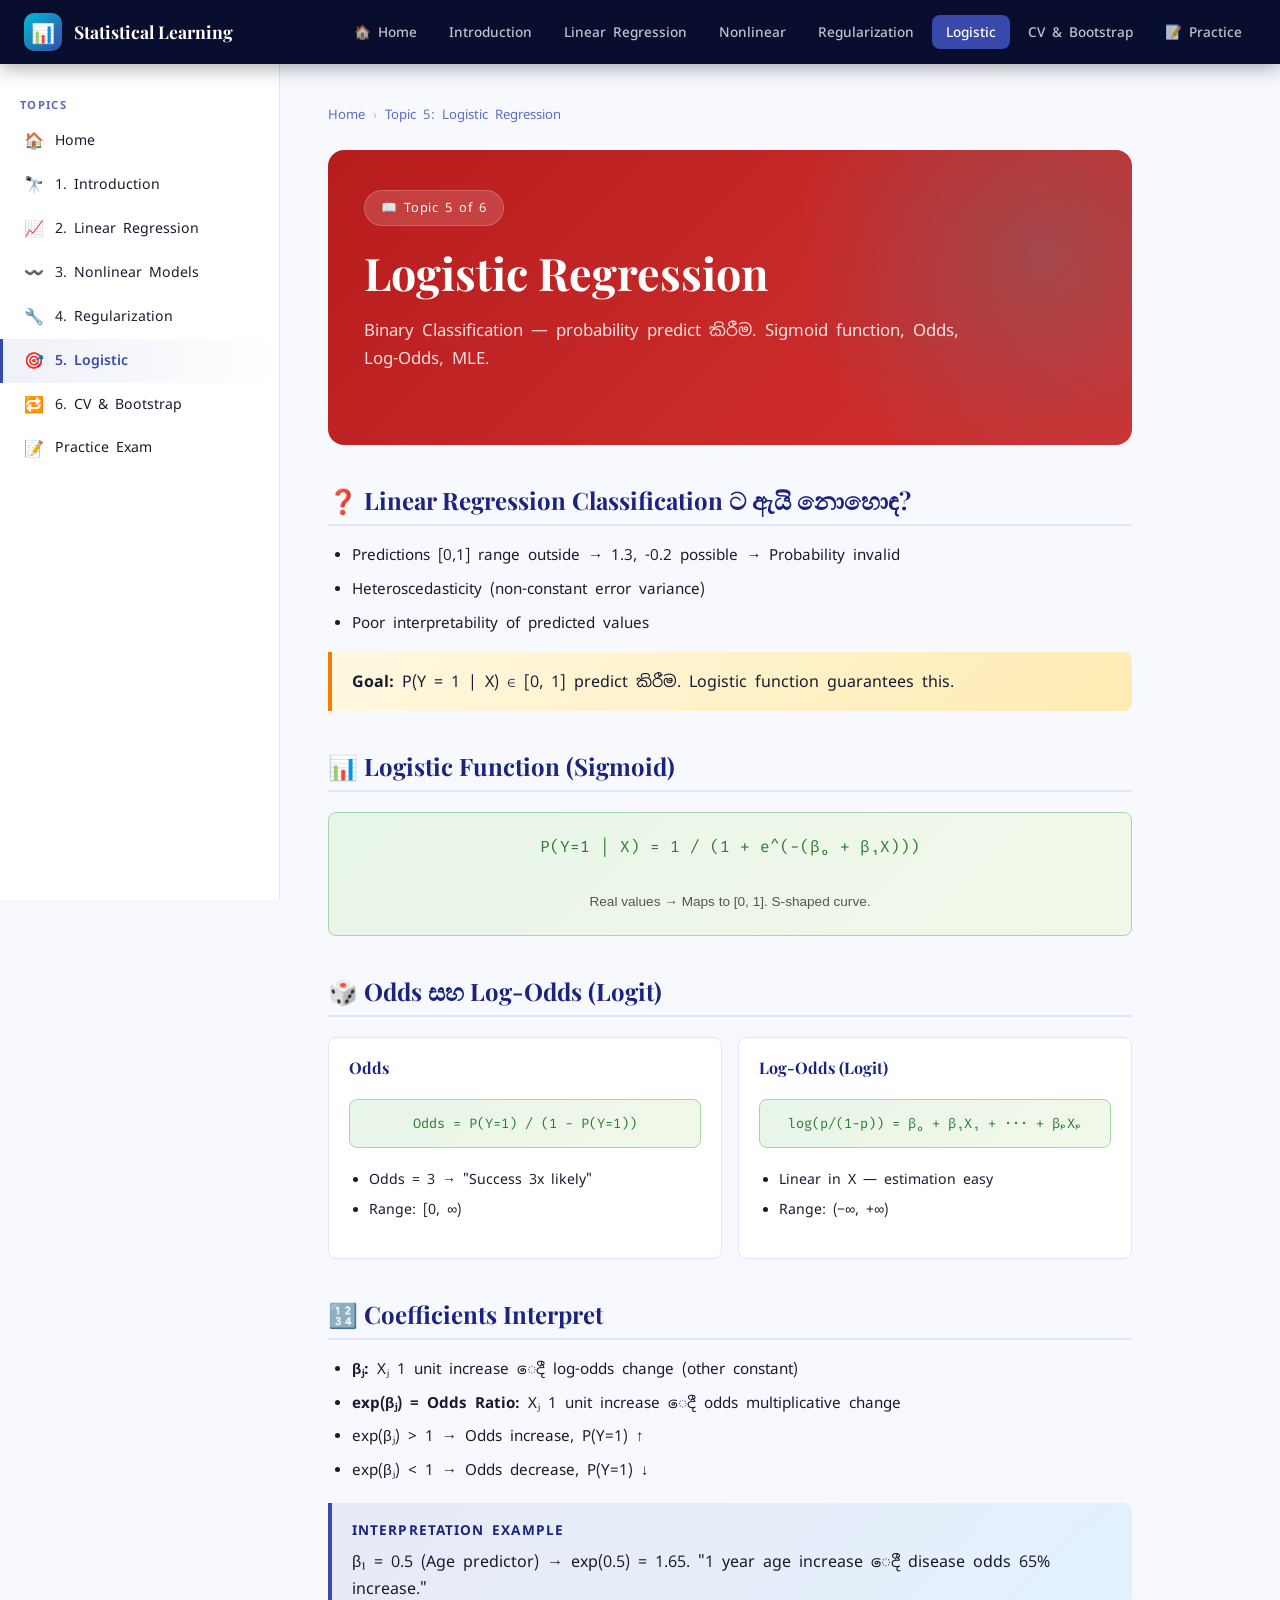
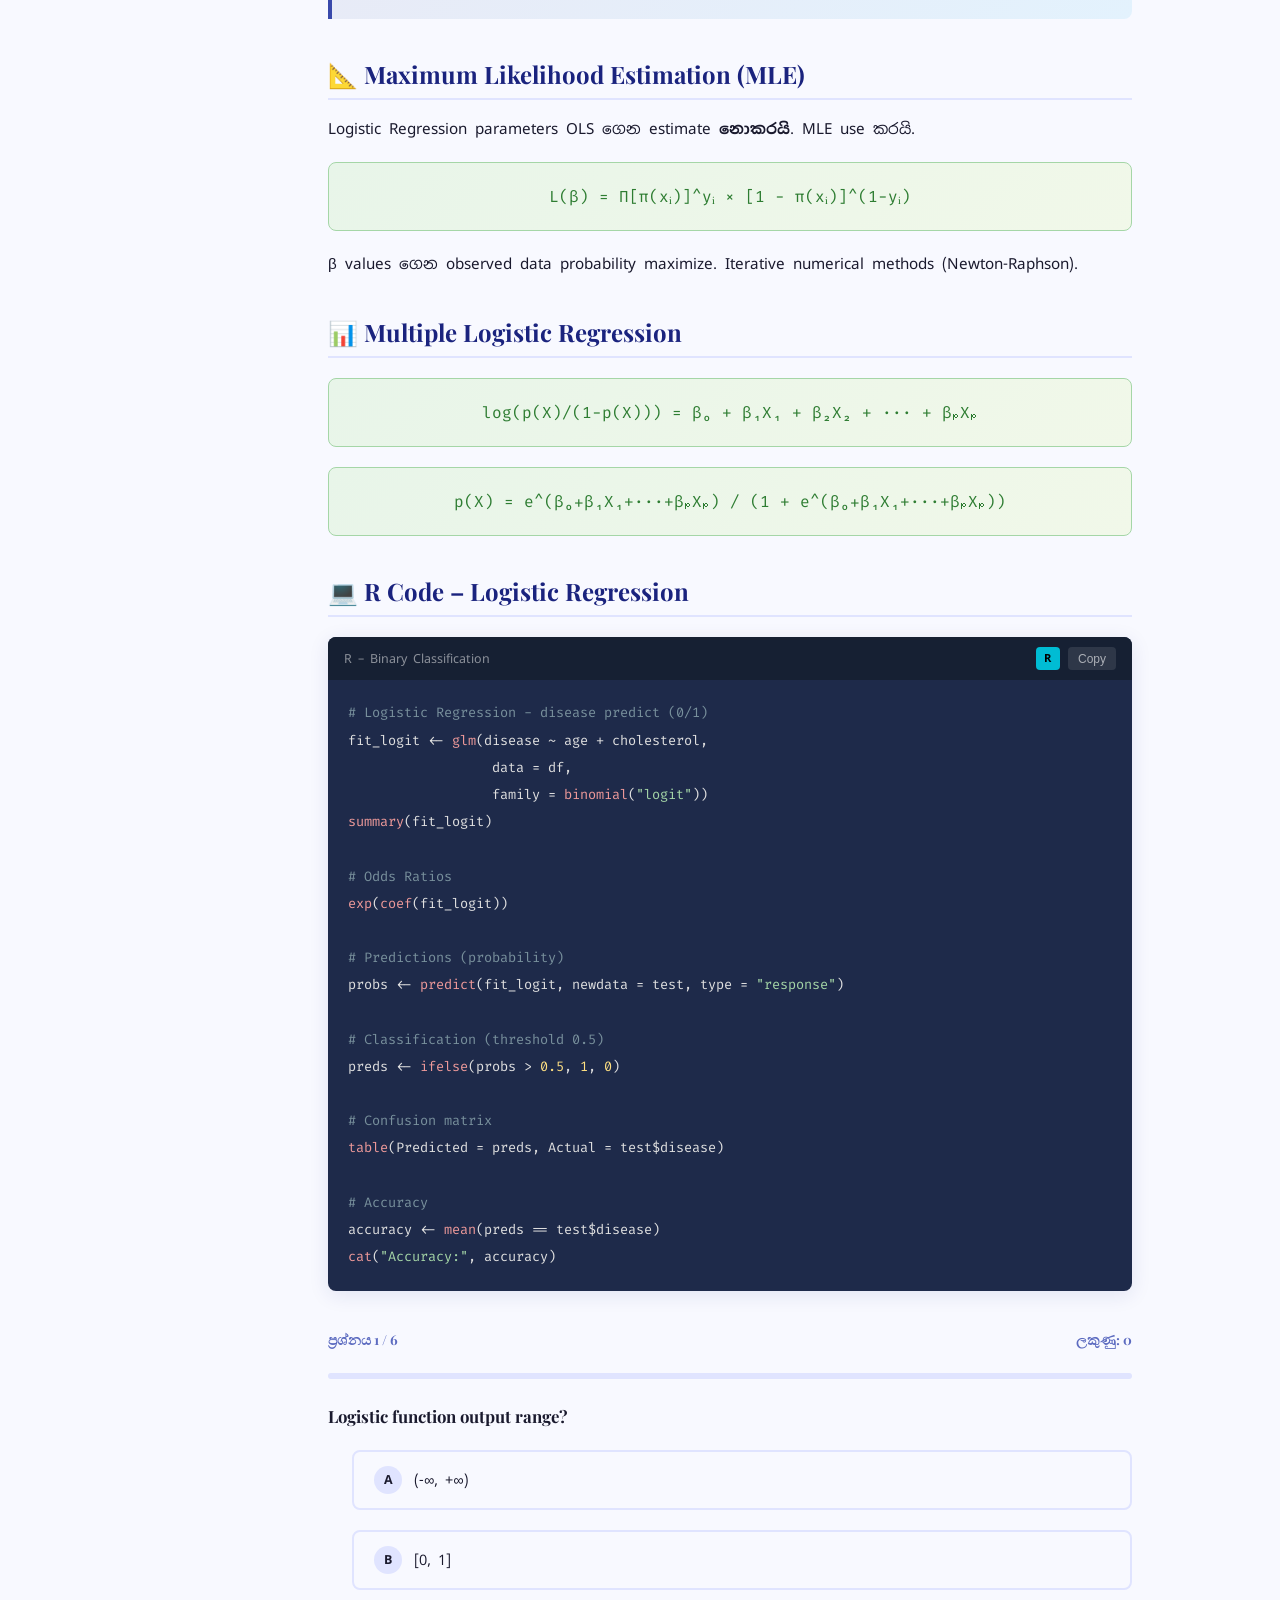
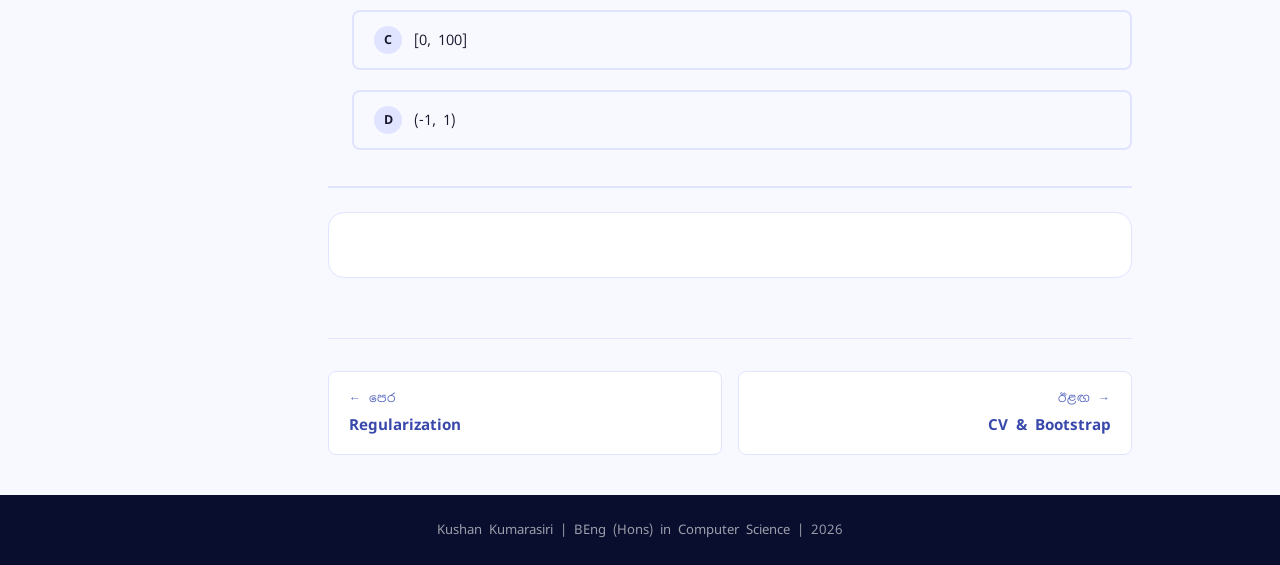
<file: 05-logistic.html>
<!DOCTYPE html>
<html lang="si">

<head>
    <meta charset="UTF-8">
    <meta name="viewport" content="width=device-width, initial-scale=1.0">
    <title>5. Logistic Regression </title>
    <link rel="preconnect" href="https://fonts.googleapis.com">
    <link
        href="https://fonts.googleapis.com/css2?family=Playfair+Display:wght@700&family=Noto+Sans+Sinhala:wght@400;600;700&family=Fira+Code&display=swap"
        rel="stylesheet">
    <link rel="stylesheet" href="styles.css">
</head>

<body>
    <nav class="navbar">
        <div class="nav-brand">
            <div class="brand-icon">📊</div>Statistical Learning
        </div>
        <ul class="nav-links">
            <li><a href="index.html">🏠 Home</a></li>
            <li><a href="01-introduction.html">Introduction</a></li>
            <li><a href="02-linear-regression.html">Linear Regression</a></li>
            <li><a href="03-nonlinear.html">Nonlinear</a></li>
            <li><a href="04-regularization.html">Regularization</a></li>
            <li><a href="05-logistic.html" class="active">Logistic</a></li>
            <li><a href="06-cv-bootstrap.html">CV & Bootstrap</a></li>
            <li><a href="practice.html">📝 Practice</a></li>
        </ul>
        <button class="nav-toggle">☰</button>
    </nav>
    <div class="mobile-nav">
        <a href="index.html">🏠 Home</a>
        <a href="01-introduction.html">1. Introduction</a>
        <a href="02-linear-regression.html">2. Linear Regression</a>
        <a href="03-nonlinear.html">3. Nonlinear Models</a>
        <a href="04-regularization.html">4. Regularization</a>
        <a href="05-logistic.html">5. Logistic Regression</a>
        <a href="06-cv-bootstrap.html">6. CV & Bootstrap</a>
        <a href="practice.html">📝 Practice Exam</a>
    </div>

    <div class="page-wrapper">
        <aside class="sidebar">
            <div class="sidebar-section">
                <div class="sidebar-heading">Topics</div>
                <a href="index.html" class="sidebar-link"><span class="link-icon">🏠</span>Home</a>
                <a href="01-introduction.html" class="sidebar-link"><span class="link-icon">🔭</span>1. Introduction</a>
                <a href="02-linear-regression.html" class="sidebar-link"><span class="link-icon">📈</span>2. Linear
                    Regression</a>
                <a href="03-nonlinear.html" class="sidebar-link"><span class="link-icon">〰️</span>3. Nonlinear
                    Models</a>
                <a href="04-regularization.html" class="sidebar-link"><span class="link-icon">🔧</span>4.
                    Regularization</a>
                <a href="05-logistic.html" class="sidebar-link active"><span class="link-icon">🎯</span>5. Logistic</a>
                <a href="06-cv-bootstrap.html" class="sidebar-link"><span class="link-icon">🔁</span>6. CV &
                    Bootstrap</a>
                <a href="practice.html" class="sidebar-link"><span class="link-icon">📝</span>Practice Exam</a>
            </div>
        </aside>

        <main class="main-content">
            <div class="breadcrumb">
                <a href="index.html">Home</a><span class="sep">›</span><span>Topic 5: Logistic Regression</span>
            </div>

            <div class="hero"
                style="padding:40px 36px;margin-bottom:32px;background:linear-gradient(135deg,#b71c1c,#c62828,#d32f2f);">
                <div class="hero-badge">📖 Topic 5 of 6</div>
                <h1>Logistic Regression</h1>
                <p>Binary Classification — probability predict කිරීම. Sigmoid function, Odds, Log-Odds, MLE.</p>
            </div>

            <div class="content">

                <h2 id="why" data-section="why">❓ Linear Regression Classification ට ඇයි නොහොඳ?</h2>
                <ul>
                    <li>Predictions [0,1] range outside → 1.3, -0.2 possible → Probability invalid</li>
                    <li>Heteroscedasticity (non-constant error variance)</li>
                    <li>Poor interpretability of predicted values</li>
                </ul>
                <div class="highlight-warning">
                    <strong>Goal:</strong> P(Y = 1 | X) ∈ [0, 1] predict කිරීම. Logistic function guarantees this.
                </div>

                <h2 id="logistic" data-section="logistic">📊 Logistic Function (Sigmoid)</h2>
                <div class="formula-box">
                    P(Y=1 | X) = 1 / (1 + e^(−(β₀ + β₁X)))<br><br>
                    <small style="font-family:sans-serif;color:#555;font-size:0.85rem;">Real values → Maps to [0, 1].
                        S-shaped curve.</small>
                </div>

                <h2 id="odds" data-section="odds">🎲 Odds සහ Log-Odds (Logit)</h2>

                <div class="compare-grid">
                    <div class="compare-card">
                        <h4>Odds</h4>
                        <div class="formula-box" style="font-size:0.85rem;padding:12px;">Odds = P(Y=1) / (1 − P(Y=1))
                        </div>
                        <ul>
                            <li>Odds = 3 → "Success 3x likely"</li>
                            <li>Range: [0, ∞)</li>
                        </ul>
                    </div>
                    <div class="compare-card">
                        <h4>Log-Odds (Logit)</h4>
                        <div class="formula-box" style="font-size:0.85rem;padding:12px;">log(p/(1−p)) = β₀ + β₁X₁ + ···
                            + βₚXₚ</div>
                        <ul>
                            <li>Linear in X — estimation easy</li>
                            <li>Range: (−∞, +∞)</li>
                        </ul>
                    </div>
                </div>

                <h2 id="interpret" data-section="interpret">🔢 Coefficients Interpret</h2>
                <ul>
                    <li><strong>βⱼ:</strong> Xⱼ 1 unit increase ෙදී log-odds change (other constant)</li>
                    <li><strong>exp(βⱼ) = Odds Ratio:</strong> Xⱼ 1 unit increase ෙදී odds multiplicative change</li>
                    <li>exp(βⱼ) > 1 → Odds increase, P(Y=1) ↑</li>
                    <li>exp(βⱼ) < 1 → Odds decrease, P(Y=1) ↓</li>
                </ul>

                <div class="def-box">
                    <div class="def-title">Interpretation Example</div>
                    β₁ = 0.5 (Age predictor) → exp(0.5) = 1.65. "1 year age increase ෙදී disease odds 65% increase."
                </div>

                <h2 id="mle" data-section="mle">📐 Maximum Likelihood Estimation (MLE)</h2>
                <p>Logistic Regression parameters OLS ගෙන estimate <strong>නොකරයි</strong>. MLE use කරයි.</p>
                <div class="formula-box">L(β) = Π[π(xᵢ)]^yᵢ × [1 − π(xᵢ)]^(1−yᵢ)</div>
                <p>β values ගෙන observed data probability maximize. Iterative numerical methods (Newton-Raphson).</p>

                <h2 id="multiple" data-section="multiple">📊 Multiple Logistic Regression</h2>
                <div class="formula-box">log(p(X)/(1−p(X))) = β₀ + β₁X₁ + β₂X₂ + ··· + βₚXₚ</div>
                <div class="formula-box" style="margin-top:8px;">p(X) = e^(β₀+β₁X₁+···+βₚXₚ) / (1 +
                    e^(β₀+β₁X₁+···+βₚXₚ))</div>

                <h2 id="rcode" data-section="rcode">💻 R Code – Logistic Regression</h2>

                <div class="code-block">
                    <div class="code-header"><span>R – Binary Classification</span>
                        <div style="display:flex;gap:8px;"><span class="lang-tag">R</span><button
                                class="code-copy">Copy</button></div>
                    </div>
                    <pre><code><span class="r-comment"># Logistic Regression - disease predict (0/1)</span>
fit_logit <- <span class="r-func">glm</span>(disease ~ age + cholesterol,
                  data = df,
                  family = <span class="r-func">binomial</span>(<span class="r-string">"logit"</span>))
<span class="r-func">summary</span>(fit_logit)

<span class="r-comment"># Odds Ratios</span>
<span class="r-func">exp</span>(<span class="r-func">coef</span>(fit_logit))

<span class="r-comment"># Predictions (probability)</span>
probs <- <span class="r-func">predict</span>(fit_logit, newdata = test, type = <span class="r-string">"response"</span>)

<span class="r-comment"># Classification (threshold 0.5)</span>
preds <- <span class="r-func">ifelse</span>(probs > <span class="r-number">0.5</span>, <span class="r-number">1</span>, <span class="r-number">0</span>)

<span class="r-comment"># Confusion matrix</span>
<span class="r-func">table</span>(Predicted = preds, Actual = test$disease)

<span class="r-comment"># Accuracy</span>
accuracy <- <span class="r-func">mean</span>(preds == test$disease)
<span class="r-func">cat</span>(<span class="r-string">"Accuracy:"</span>, accuracy)</code></pre>
                </div>

                <h2 id="quiz5">🧠 Practice Quiz</h2>
                <div class="quiz-container" id="quiz5"></div>
            </div>

            <div class="page-nav">
                <a href="04-regularization.html" class="page-nav-card"><span class="nav-dir">← පෙර</span><span
                        class="nav-title">Regularization</span></a>
                <a href="06-cv-bootstrap.html" class="page-nav-card next"><span class="nav-dir">ඊළඟ →</span><span
                        class="nav-title">CV & Bootstrap</span></a>
            </div>
        </main>
    </div>

    <footer class="site-footer">Kushan Kumarasiri | BEng (Hons) in Computer Science | 2026</footer>
    <button class="back-top">↑</button>
    <script src="script.js"></script>
    <script>
        new Quiz([
            {
                question: "Logistic function output range?",
                options: ["(-∞, +∞)", "[0, 1]", "[0, 100]", "(-1, 1)"],
                correct: 1,
                explanation: "Logistic (sigmoid) function: P = 1/(1+e^(-z)) ∈ [0,1]. Valid probability range."
            },
            {
                question: "Linear Regression classification නොකරන ඇයි?",
                options: ["Too slow", "Predictions [0,1] range outside possible", "Cannot handle multiple predictors", "OLS not available"],
                correct: 1,
                explanation: "Linear regression: predictions could be > 1 or < 0 — invalid probabilities. Logistic function constrains to [0,1]."
            },
            {
                question: "Logistic Regression β₁ = 0.3 (age predictor). Odds Ratio?",
                options: ["0.3", "exp(0.3) ≈ 1.35", "0.3²", "1/0.3"],
                correct: 1,
                explanation: "Odds Ratio = exp(β) = exp(0.3) ≈ 1.35. Age 1 year increase → odds 35% increase."
            },
            {
                question: "Logistic Regression parameters estimate method?",
                options: ["OLS (Ordinary Least Squares)", "Maximum Likelihood Estimation (MLE)", "Ridge Penalty", "Bootstrap"],
                correct: 1,
                explanation: "Logistic Regression: OLS ගෙන estimate නොකරයි. MLE (Maximum Likelihood Estimation) use."
            },
            {
                question: "Log-odds (Logit) = log(p/(1-p)) range?",
                options: ["[0, 1]", "[0, ∞)", "(-∞, +∞)", "[-1, 1]"],
                correct: 2,
                explanation: "Log-odds range: (-∞, +∞). මෙය X සමඟ linear relationship allow කරයි."
            },
            {
                question: "R code: glm(y ~ x, family = binomial('logit')). family argument ඇයි?",
                options: ["Normal distribution", "Binary outcome logistic model specify", "Poisson regression", "Ridge penalty"],
                correct: 1,
                explanation: "family = binomial('logit') → logistic regression specify කරයි. Binary outcome (0/1) model."
            }
        ], 'quiz5');
    </script>
</body>

</html>
</file>
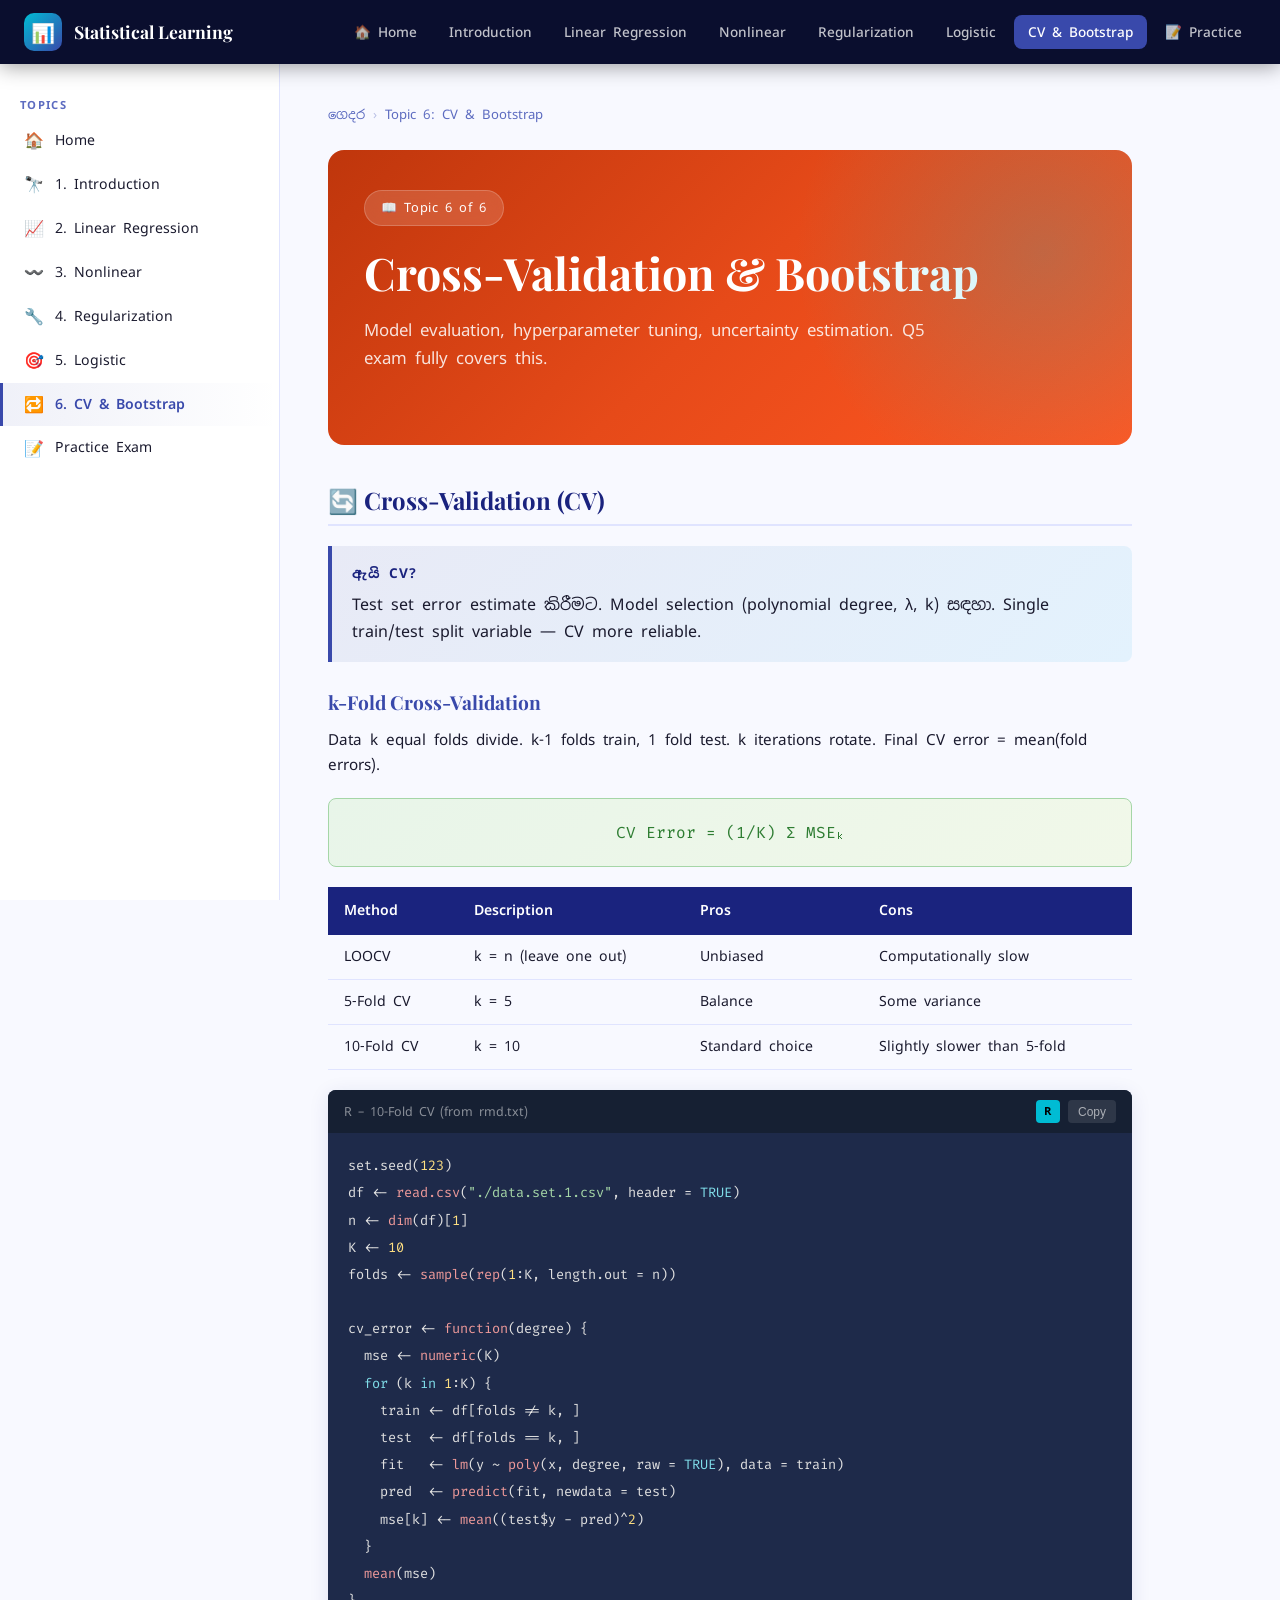
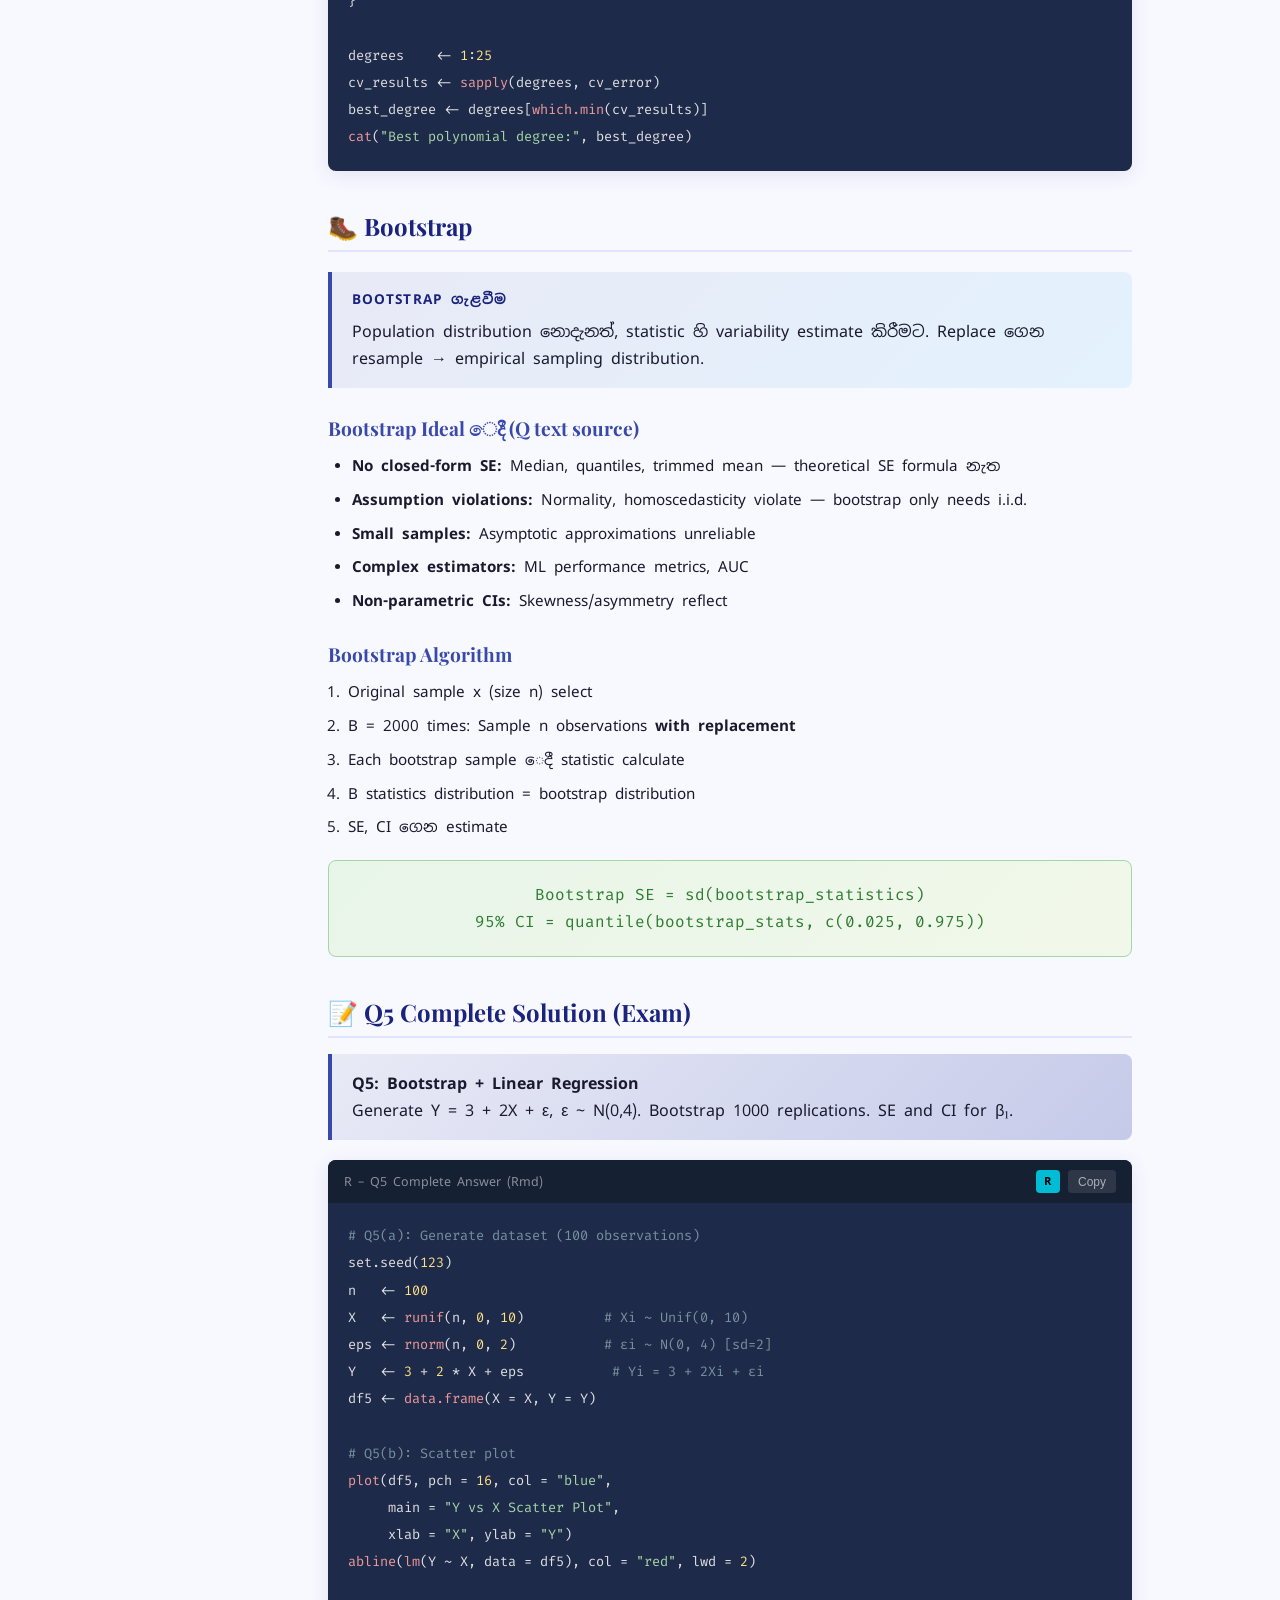
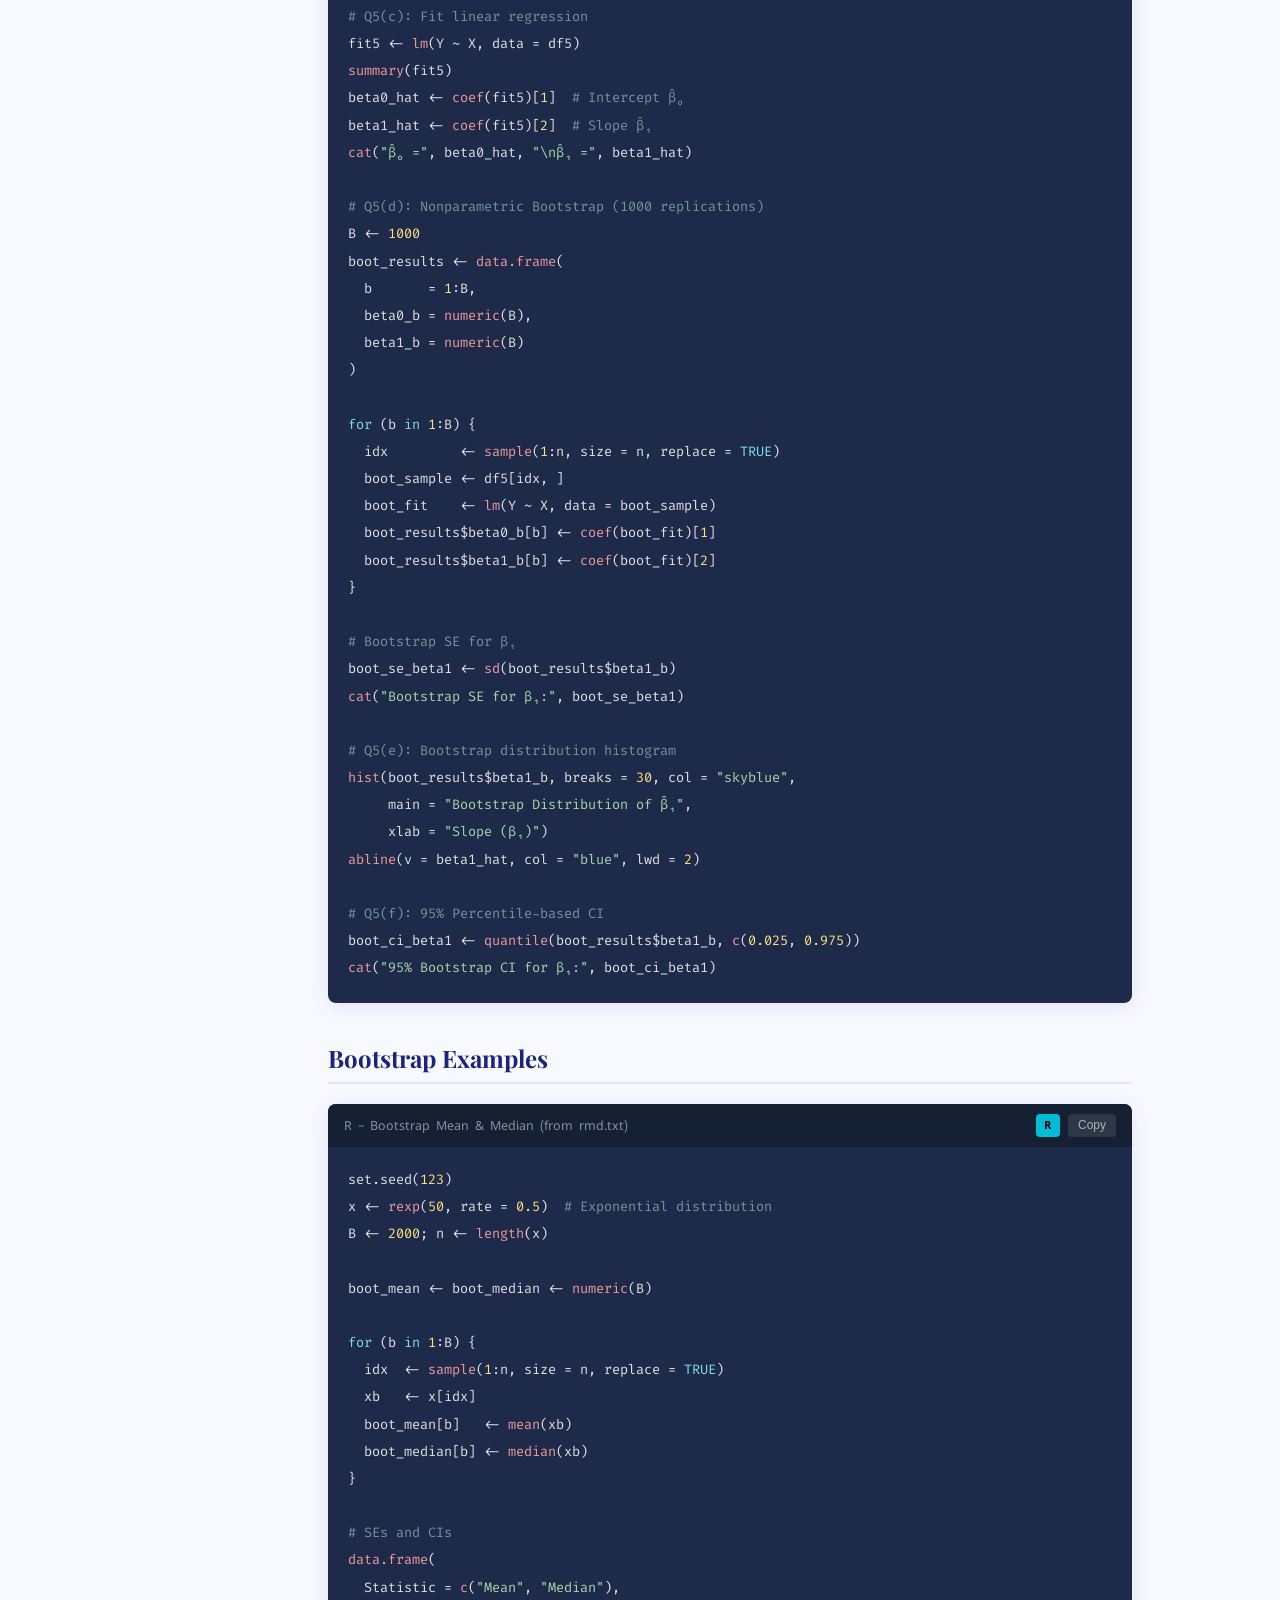
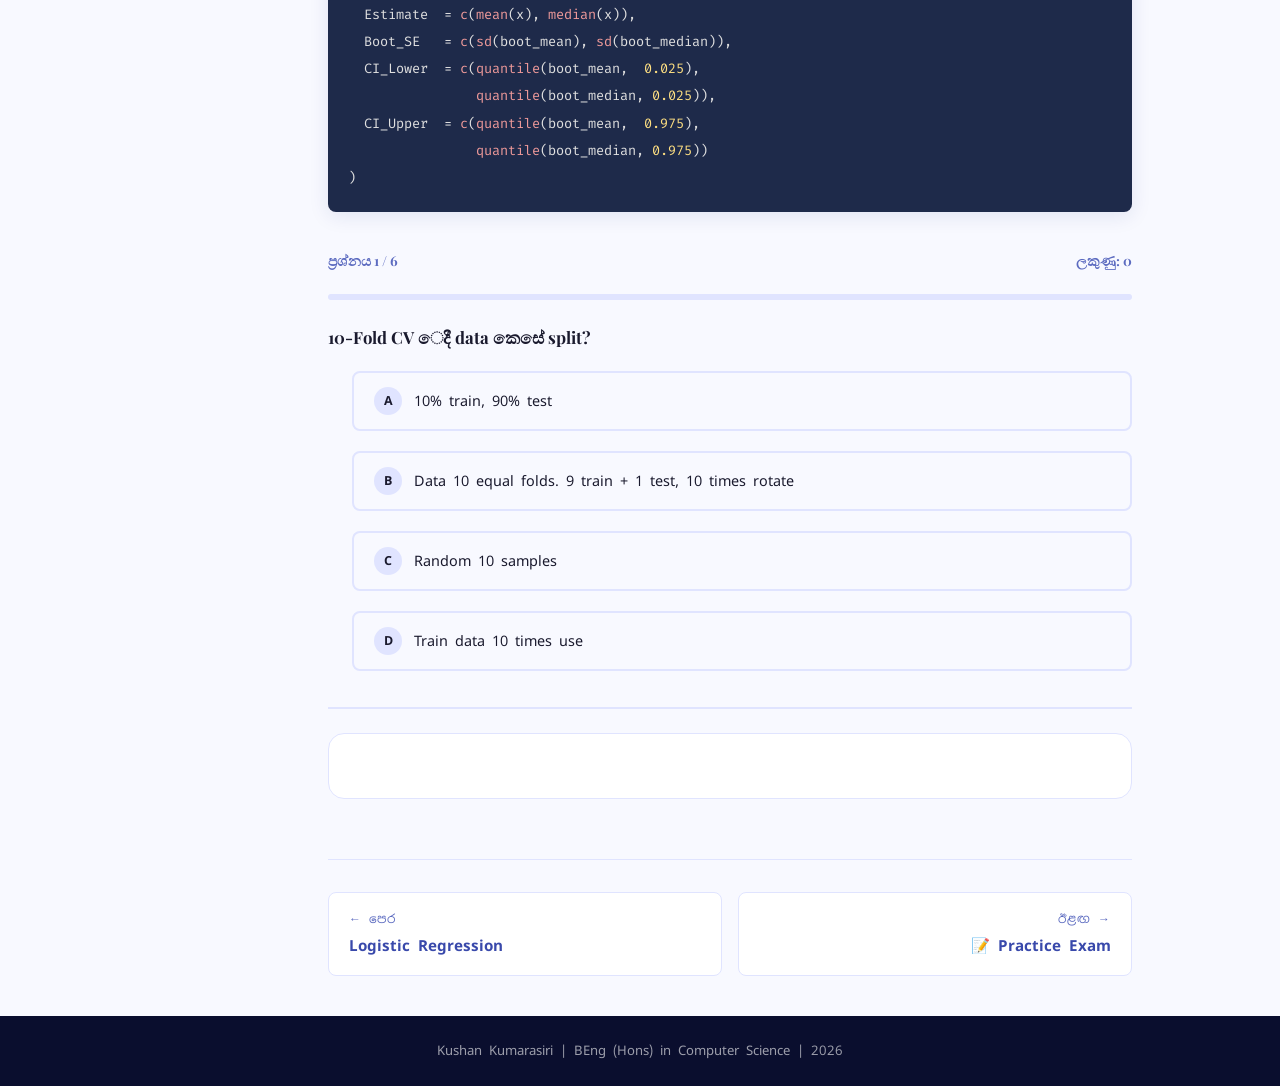
<file: 06-cv-bootstrap.html>
<!DOCTYPE html>
<html lang="si">

<head>
    <meta charset="UTF-8">
    <meta name="viewport" content="width=device-width, initial-scale=1.0">
    <title>6. CV & Bootstrap </title>
    <link rel="preconnect" href="https://fonts.googleapis.com">
    <link
        href="https://fonts.googleapis.com/css2?family=Playfair+Display:wght@700&family=Noto+Sans+Sinhala:wght@400;600;700&family=Fira+Code&display=swap"
        rel="stylesheet">
    <link rel="stylesheet" href="styles.css">
</head>

<body>
    <nav class="navbar">
        <div class="nav-brand">
            <div class="brand-icon">📊</div>Statistical Learning
        </div>
        <ul class="nav-links">
            <li><a href="index.html">🏠 Home</a></li>
            <li><a href="01-introduction.html">Introduction</a></li>
            <li><a href="02-linear-regression.html">Linear Regression</a></li>
            <li><a href="03-nonlinear.html">Nonlinear</a></li>
            <li><a href="04-regularization.html">Regularization</a></li>
            <li><a href="05-logistic.html">Logistic</a></li>
            <li><a href="06-cv-bootstrap.html" class="active">CV & Bootstrap</a></li>
            <li><a href="practice.html">📝 Practice</a></li>
        </ul>
        <button class="nav-toggle">☰</button>
    </nav>
    <div class="mobile-nav">
        <a href="index.html">🏠 Home</a>
        <a href="01-introduction.html">1. Introduction</a>
        <a href="02-linear-regression.html">2. Linear Regression</a>
        <a href="03-nonlinear.html">3. Nonlinear Models</a>
        <a href="04-regularization.html">4. Regularization</a>
        <a href="05-logistic.html">5. Logistic Regression</a>
        <a href="06-cv-bootstrap.html">6. CV & Bootstrap</a>
        <a href="practice.html">📝 Practice Exam</a>
    </div>

    <div class="page-wrapper">
        <aside class="sidebar">
            <div class="sidebar-section">
                <div class="sidebar-heading">Topics</div>
                <a href="index.html" class="sidebar-link"><span class="link-icon">🏠</span>Home</a>
                <a href="01-introduction.html" class="sidebar-link"><span class="link-icon">🔭</span>1. Introduction</a>
                <a href="02-linear-regression.html" class="sidebar-link"><span class="link-icon">📈</span>2. Linear
                    Regression</a>
                <a href="03-nonlinear.html" class="sidebar-link"><span class="link-icon">〰️</span>3. Nonlinear</a>
                <a href="04-regularization.html" class="sidebar-link"><span class="link-icon">🔧</span>4.
                    Regularization</a>
                <a href="05-logistic.html" class="sidebar-link"><span class="link-icon">🎯</span>5. Logistic</a>
                <a href="06-cv-bootstrap.html" class="sidebar-link active"><span class="link-icon">🔁</span>6. CV &
                    Bootstrap</a>
                <a href="practice.html" class="sidebar-link"><span class="link-icon">📝</span>Practice Exam</a>
            </div>
        </aside>

        <main class="main-content">
            <div class="breadcrumb">
                <a href="index.html">ගෙදර</a><span class="sep">›</span><span>Topic 6: CV & Bootstrap</span>
            </div>

            <div class="hero"
                style="padding:40px 36px;margin-bottom:32px;background:linear-gradient(135deg,#bf360c,#e64a19,#ff5722);">
                <div class="hero-badge">📖 Topic 6 of 6</div>
                <h1>Cross-Validation & Bootstrap</h1>
                <p>Model evaluation, hyperparameter tuning, uncertainty estimation. Q5 exam fully covers this.</p>
            </div>

            <div class="content">

                <h2 id="cv" data-section="cv">🔄 Cross-Validation (CV)</h2>
                <div class="def-box">
                    <div class="def-title">ඇයි CV?</div>
                    Test set error estimate කිරීමට. Model selection (polynomial degree, λ, k) සඳහා. Single train/test
                    split variable — CV more reliable.
                </div>

                <h3>k-Fold Cross-Validation</h3>
                <p>Data k equal folds divide. k-1 folds train, 1 fold test. k iterations rotate. Final CV error =
                    mean(fold errors).</p>

                <div class="formula-box">CV Error = (1/K) Σ MSEₖ</div>

                <div class="table-wrap">
                    <table>
                        <thead>
                            <tr>
                                <th>Method</th>
                                <th>Description</th>
                                <th>Pros</th>
                                <th>Cons</th>
                            </tr>
                        </thead>
                        <tbody>
                            <tr>
                                <td>LOOCV</td>
                                <td>k = n (leave one out)</td>
                                <td>Unbiased</td>
                                <td>Computationally slow</td>
                            </tr>
                            <tr>
                                <td>5-Fold CV</td>
                                <td>k = 5</td>
                                <td>Balance</td>
                                <td>Some variance</td>
                            </tr>
                            <tr>
                                <td>10-Fold CV</td>
                                <td>k = 10</td>
                                <td>Standard choice</td>
                                <td>Slightly slower than 5-fold</td>
                            </tr>
                        </tbody>
                    </table>
                </div>

                <div class="code-block">
                    <div class="code-header"><span>R – 10-Fold CV (from rmd.txt)</span>
                        <div style="display:flex;gap:8px;"><span class="lang-tag">R</span><button
                                class="code-copy">Copy</button></div>
                    </div>
                    <pre><code>set.seed(<span class="r-number">123</span>)
df <- <span class="r-func">read.csv</span>(<span class="r-string">"./data.set.1.csv"</span>, header = <span class="r-keyword">TRUE</span>)
n <- <span class="r-func">dim</span>(df)[<span class="r-number">1</span>]
K <- <span class="r-number">10</span>
folds <- <span class="r-func">sample</span>(<span class="r-func">rep</span>(<span class="r-number">1</span>:K, length.out = n))

cv_error <- <span class="r-func">function</span>(degree) {
  mse <- <span class="r-func">numeric</span>(K)
  <span class="r-keyword">for</span> (k <span class="r-keyword">in</span> <span class="r-number">1</span>:K) {
    train <- df[folds != k, ]
    test  <- df[folds == k, ]
    fit   <- <span class="r-func">lm</span>(y ~ <span class="r-func">poly</span>(x, degree, raw = <span class="r-keyword">TRUE</span>), data = train)
    pred  <- <span class="r-func">predict</span>(fit, newdata = test)
    mse[k] <- <span class="r-func">mean</span>((test$y - pred)^<span class="r-number">2</span>)
  }
  <span class="r-func">mean</span>(mse)
}

degrees    <- <span class="r-number">1</span>:<span class="r-number">25</span>
cv_results <- <span class="r-func">sapply</span>(degrees, cv_error)
best_degree <- degrees[<span class="r-func">which.min</span>(cv_results)]
<span class="r-func">cat</span>(<span class="r-string">"Best polynomial degree:"</span>, best_degree)</code></pre>
                </div>

                <h2 id="bootstrap" data-section="bootstrap">🥾 Bootstrap</h2>
                <div class="def-box">
                    <div class="def-title">Bootstrap ගැළවීම</div>
                    Population distribution නොදැනත්, statistic හි variability estimate කිරීමට. Replace ගෙන resample →
                    empirical sampling distribution.
                </div>

                <h3>Bootstrap Ideal ෙදී (Q text source)</h3>
                <ul>
                    <li><strong>No closed-form SE:</strong> Median, quantiles, trimmed mean — theoretical SE formula නැත
                    </li>
                    <li><strong>Assumption violations:</strong> Normality, homoscedasticity violate — bootstrap only
                        needs i.i.d.</li>
                    <li><strong>Small samples:</strong> Asymptotic approximations unreliable</li>
                    <li><strong>Complex estimators:</strong> ML performance metrics, AUC</li>
                    <li><strong>Non-parametric CIs:</strong> Skewness/asymmetry reflect</li>
                </ul>

                <h3>Bootstrap Algorithm</h3>
                <ol style="padding-left:20px;">
                    <li>Original sample x (size n) select</li>
                    <li>B = 2000 times: Sample n observations <strong>with replacement</strong></li>
                    <li>Each bootstrap sample ෙදී statistic calculate</li>
                    <li>B statistics distribution = bootstrap distribution</li>
                    <li>SE, CI ගෙන estimate</li>
                </ol>

                <div class="formula-box">
                    Bootstrap SE = sd(bootstrap_statistics)<br>
                    95% CI = quantile(bootstrap_stats, c(0.025, 0.975))
                </div>

                <!-- Q5 Full Solution -->
                <h2 id="q5" data-section="q5">📝 Q5 Complete Solution (Exam)</h2>

                <div class="highlight-primary">
                    <strong>Q5: Bootstrap + Linear Regression</strong><br>
                    Generate Y = 3 + 2X + ε, ε ~ N(0,4). Bootstrap 1000 replications. SE and CI for β₁.
                </div>

                <div class="code-block">
                    <div class="code-header"><span>R – Q5 Complete Answer (Rmd)</span>
                        <div style="display:flex;gap:8px;"><span class="lang-tag">R</span><button
                                class="code-copy">Copy</button></div>
                    </div>
                    <pre><code><span class="r-comment"># Q5(a): Generate dataset (100 observations)</span>
set.seed(<span class="r-number">123</span>)
n   <- <span class="r-number">100</span>
X   <- <span class="r-func">runif</span>(n, <span class="r-number">0</span>, <span class="r-number">10</span>)          <span class="r-comment"># Xi ~ Unif(0, 10)</span>
eps <- <span class="r-func">rnorm</span>(n, <span class="r-number">0</span>, <span class="r-number">2</span>)           <span class="r-comment"># εi ~ N(0, 4) [sd=2]</span>
Y   <- <span class="r-number">3</span> + <span class="r-number">2</span> * X + eps           <span class="r-comment"># Yi = 3 + 2Xi + εi</span>
df5 <- <span class="r-func">data.frame</span>(X = X, Y = Y)

<span class="r-comment"># Q5(b): Scatter plot</span>
<span class="r-func">plot</span>(df5, pch = <span class="r-number">16</span>, col = <span class="r-string">"blue"</span>,
     main = <span class="r-string">"Y vs X Scatter Plot"</span>,
     xlab = <span class="r-string">"X"</span>, ylab = <span class="r-string">"Y"</span>)
<span class="r-func">abline</span>(<span class="r-func">lm</span>(Y ~ X, data = df5), col = <span class="r-string">"red"</span>, lwd = <span class="r-number">2</span>)

<span class="r-comment"># Q5(c): Fit linear regression</span>
fit5 <- <span class="r-func">lm</span>(Y ~ X, data = df5)
<span class="r-func">summary</span>(fit5)
beta0_hat <- <span class="r-func">coef</span>(fit5)[<span class="r-number">1</span>]  <span class="r-comment"># Intercept β̂₀</span>
beta1_hat <- <span class="r-func">coef</span>(fit5)[<span class="r-number">2</span>]  <span class="r-comment"># Slope β̂₁</span>
<span class="r-func">cat</span>(<span class="r-string">"β̂₀ ="</span>, beta0_hat, <span class="r-string">"\nβ̂₁ ="</span>, beta1_hat)

<span class="r-comment"># Q5(d): Nonparametric Bootstrap (1000 replications)</span>
B <- <span class="r-number">1000</span>
boot_results <- <span class="r-func">data.frame</span>(
  b       = <span class="r-number">1</span>:B,
  beta0_b = <span class="r-func">numeric</span>(B),
  beta1_b = <span class="r-func">numeric</span>(B)
)

<span class="r-keyword">for</span> (b <span class="r-keyword">in</span> <span class="r-number">1</span>:B) {
  idx         <- <span class="r-func">sample</span>(<span class="r-number">1</span>:n, size = n, replace = <span class="r-keyword">TRUE</span>)
  boot_sample <- df5[idx, ]
  boot_fit    <- <span class="r-func">lm</span>(Y ~ X, data = boot_sample)
  boot_results$beta0_b[b] <- <span class="r-func">coef</span>(boot_fit)[<span class="r-number">1</span>]
  boot_results$beta1_b[b] <- <span class="r-func">coef</span>(boot_fit)[<span class="r-number">2</span>]
}

<span class="r-comment"># Bootstrap SE for β₁</span>
boot_se_beta1 <- <span class="r-func">sd</span>(boot_results$beta1_b)
<span class="r-func">cat</span>(<span class="r-string">"Bootstrap SE for β₁:"</span>, boot_se_beta1)

<span class="r-comment"># Q5(e): Bootstrap distribution histogram</span>
<span class="r-func">hist</span>(boot_results$beta1_b, breaks = <span class="r-number">30</span>, col = <span class="r-string">"skyblue"</span>,
     main = <span class="r-string">"Bootstrap Distribution of β̂₁"</span>,
     xlab = <span class="r-string">"Slope (β₁)"</span>)
<span class="r-func">abline</span>(v = beta1_hat, col = <span class="r-string">"blue"</span>, lwd = <span class="r-number">2</span>)

<span class="r-comment"># Q5(f): 95% Percentile-based CI</span>
boot_ci_beta1 <- <span class="r-func">quantile</span>(boot_results$beta1_b, <span class="r-func">c</span>(<span class="r-number">0.025</span>, <span class="r-number">0.975</span>))
<span class="r-func">cat</span>(<span class="r-string">"95% Bootstrap CI for β₁:"</span>, boot_ci_beta1)</code></pre>
                </div>

                <h2 id="bootstrap-examples" data-section="bootstrap-examples">Bootstrap Examples</h2>

                <div class="code-block">
                    <div class="code-header"><span>R – Bootstrap Mean & Median (from rmd.txt)</span>
                        <div style="display:flex;gap:8px;"><span class="lang-tag">R</span><button
                                class="code-copy">Copy</button></div>
                    </div>
                    <pre><code>set.seed(<span class="r-number">123</span>)
x <- <span class="r-func">rexp</span>(<span class="r-number">50</span>, rate = <span class="r-number">0.5</span>)  <span class="r-comment"># Exponential distribution</span>
B <- <span class="r-number">2000</span>; n <- <span class="r-func">length</span>(x)

boot_mean <- boot_median <- <span class="r-func">numeric</span>(B)

<span class="r-keyword">for</span> (b <span class="r-keyword">in</span> <span class="r-number">1</span>:B) {
  idx  <- <span class="r-func">sample</span>(<span class="r-number">1</span>:n, size = n, replace = <span class="r-keyword">TRUE</span>)
  xb   <- x[idx]
  boot_mean[b]   <- <span class="r-func">mean</span>(xb)
  boot_median[b] <- <span class="r-func">median</span>(xb)
}

<span class="r-comment"># SEs and CIs</span>
<span class="r-func">data.frame</span>(
  Statistic = <span class="r-func">c</span>(<span class="r-string">"Mean"</span>, <span class="r-string">"Median"</span>),
  Estimate  = <span class="r-func">c</span>(<span class="r-func">mean</span>(x), <span class="r-func">median</span>(x)),
  Boot_SE   = <span class="r-func">c</span>(<span class="r-func">sd</span>(boot_mean), <span class="r-func">sd</span>(boot_median)),
  CI_Lower  = <span class="r-func">c</span>(<span class="r-func">quantile</span>(boot_mean,  <span class="r-number">0.025</span>),
                <span class="r-func">quantile</span>(boot_median, <span class="r-number">0.025</span>)),
  CI_Upper  = <span class="r-func">c</span>(<span class="r-func">quantile</span>(boot_mean,  <span class="r-number">0.975</span>),
                <span class="r-func">quantile</span>(boot_median, <span class="r-number">0.975</span>))
)</code></pre>
                </div>

                <h2 id="quiz6">🧠 Practice Quiz</h2>
                <div class="quiz-container" id="quiz6"></div>
            </div>

            <div class="page-nav">
                <a href="05-logistic.html" class="page-nav-card"><span class="nav-dir">← පෙර</span><span
                        class="nav-title">Logistic Regression</span></a>
                <a href="practice.html" class="page-nav-card next"><span class="nav-dir">ඊළඟ →</span><span
                        class="nav-title">📝 Practice Exam</span></a>
            </div>
        </main>
    </div>

    <footer class="site-footer">Kushan Kumarasiri | BEng (Hons) in Computer Science | 2026</footer>
    <button class="back-top">↑</button>
    <script src="script.js"></script>
    <script>
        new Quiz([
            {
                question: "10-Fold CV ෙදී data කෙසේ split?",
                options: ["10% train, 90% test", "Data 10 equal folds. 9 train + 1 test, 10 times rotate", "Random 10 samples", "Train data 10 times use"],
                correct: 1,
                explanation: "10-Fold CV: Data 10 folds. Each iteration 9 folds train, 1 fold test. 10 MSE values → mean = CV error."
            },
            {
                question: "Bootstrap 'with replacement' ෙදී?",
                options: ["Each sample once only use", "Same observation multiple times select possible", "New data generate", "Random split"],
                correct: 1,
                explanation: "Bootstrap: replace=TRUE → Same observation select multiple times possible. Original n size maintain."
            },
            {
                question: "Bootstrap ideal ෙදී example?",
                options: ["Mean of normal distribution", "Median SE — no closed-form formula", "Linear regression slope OLS", "Sample size > 10000"],
                correct: 1,
                explanation: "Median, quantiles, trimmed mean — theoretical SE formula complex/unavailable. Bootstrap computational approach."
            },
            {
                question: "Q5: Yi = 3 + 2Xi + εi generate R code?",
                options: [
                    "Y <- 3 + 2*X + rnorm(n,0,2)",
                    "Y <- rnorm(n, 3+2*X, 2)",
                    "Both A and B correct",
                    "Y <- 3*X + 2 + rnorm(n)"
                ],
                correct: 2,
                explanation: "Y = 3 + 2X + ε where ε ~ N(0,4) (sd=2). Both methods equivalent: Y <- 3 + 2*X + rnorm(n,0,2)"
            },
            {
                question: "Bootstrap 95% CI compute?",
                options: ["mean ± 1.96*sd", "quantile(boot_stats, c(0.025, 0.975))", "t.test confidence interval", "Normal approximation"],
                correct: 1,
                explanation: "Bootstrap percentile CI: 2.5th and 97.5th percentiles of bootstrap distribution."
            },
            {
                question: "LOOCV (Leave-One-Out CV) disadvantage?",
                options: ["Biased estimates", "Computationally expensive (n models fit)", "Only 2 folds", "Cannot use for regression"],
                correct: 1,
                explanation: "LOOCV: k=n → n models fit. Large n ෙදී computationally expensive. 10-fold more practical."
            }
        ], 'quiz6');
    </script>
</body>

</html>
</file>
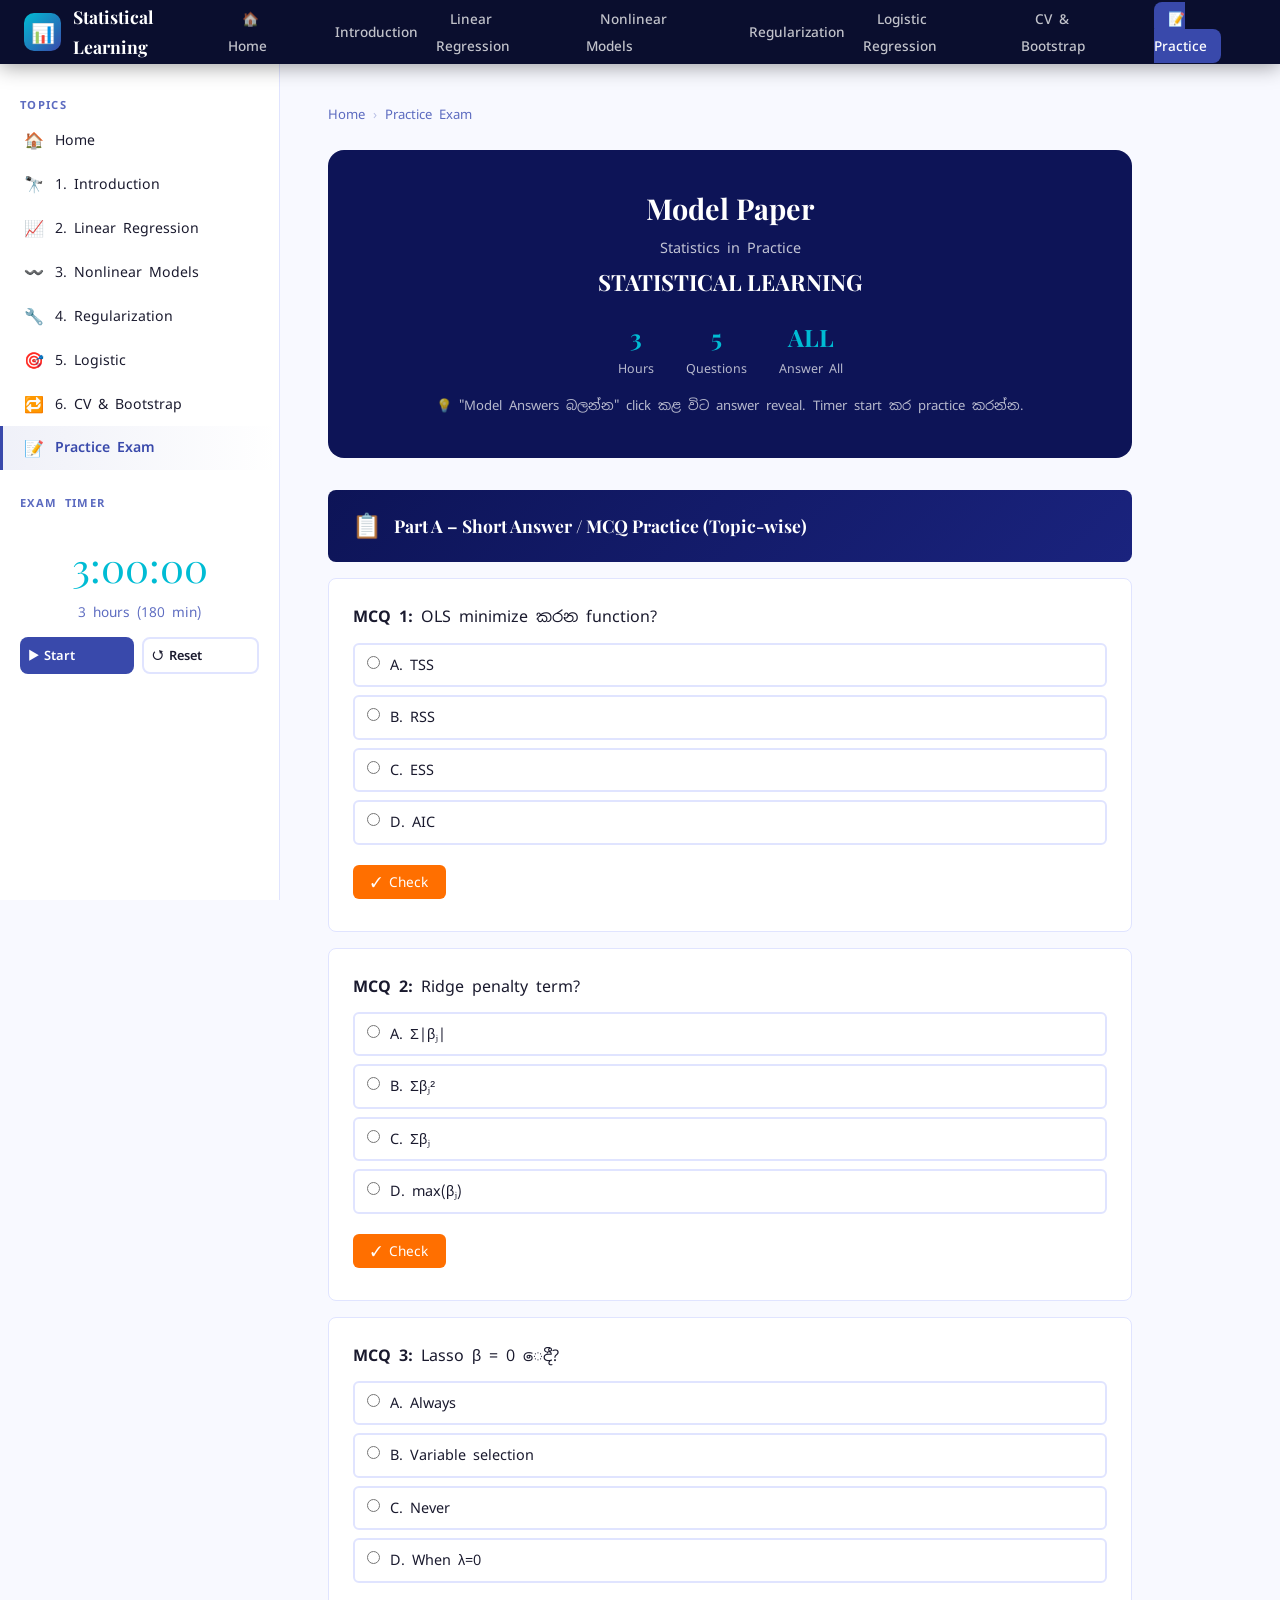
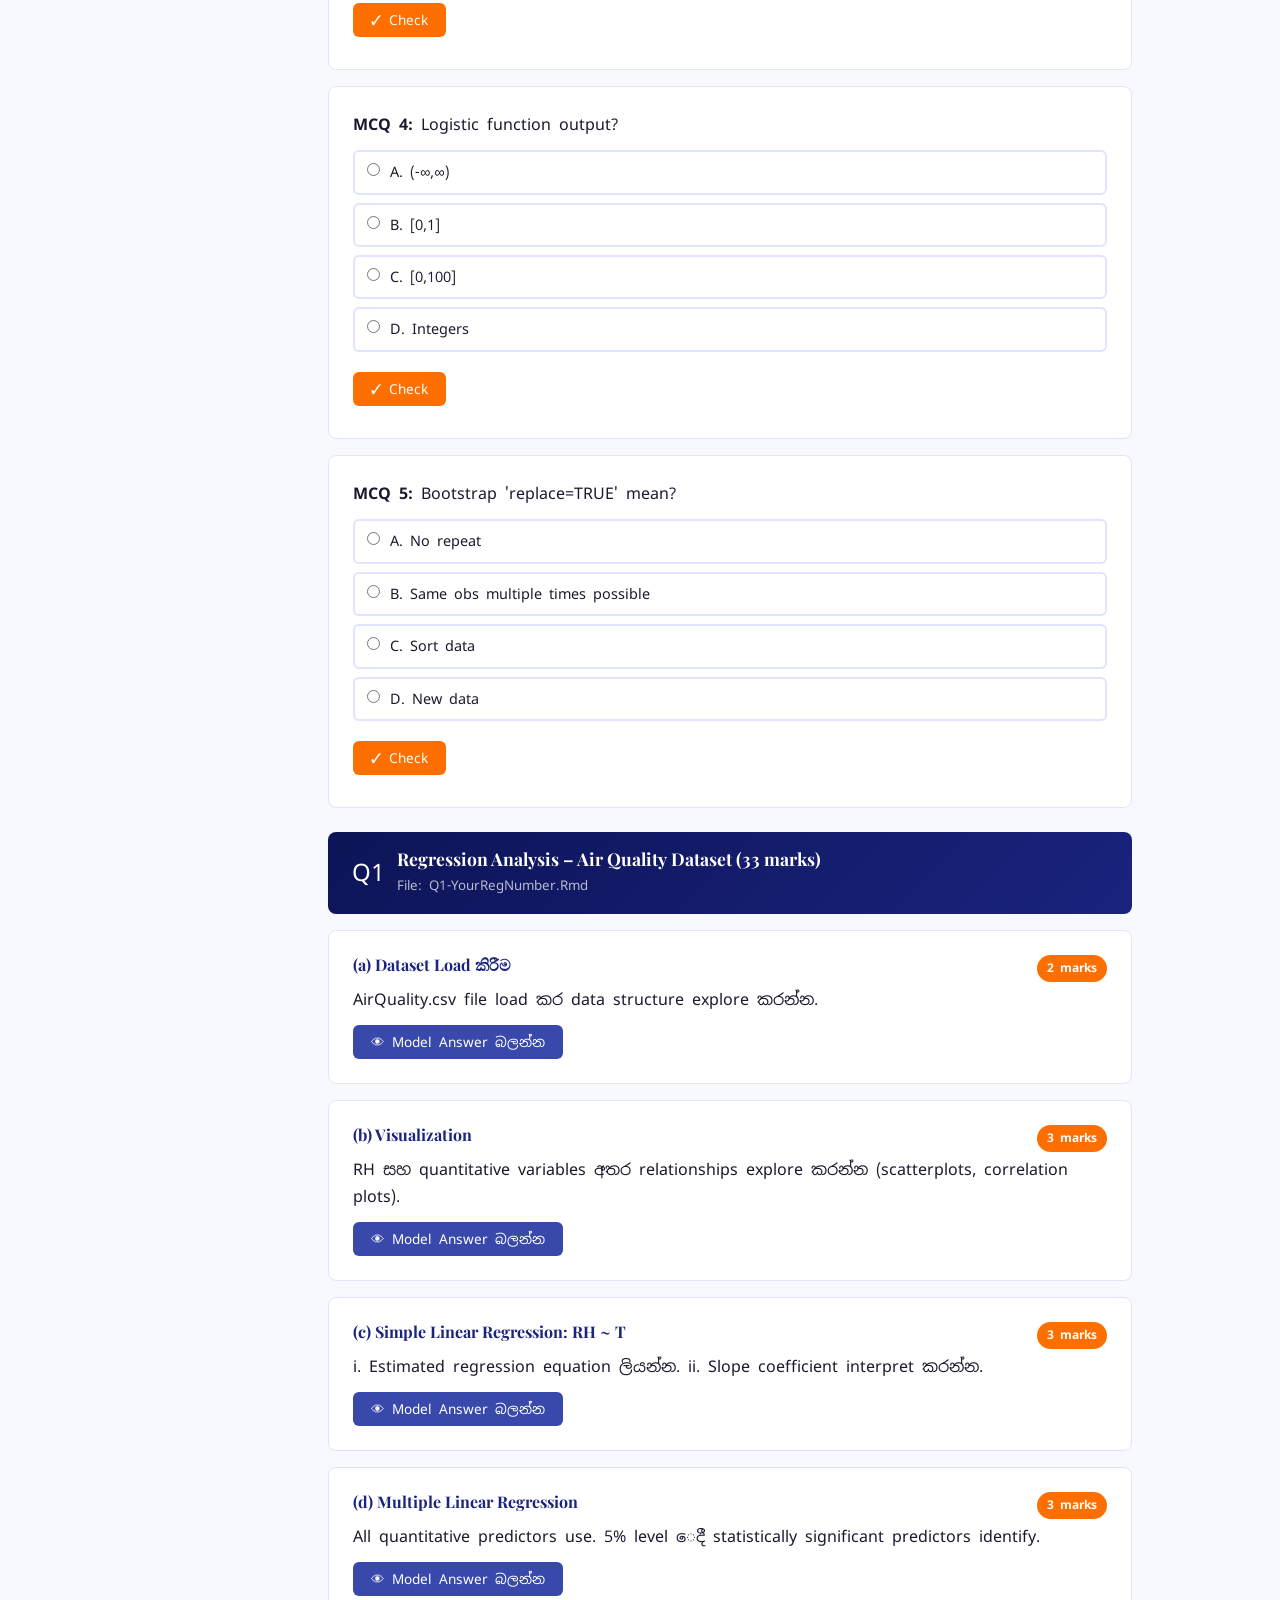
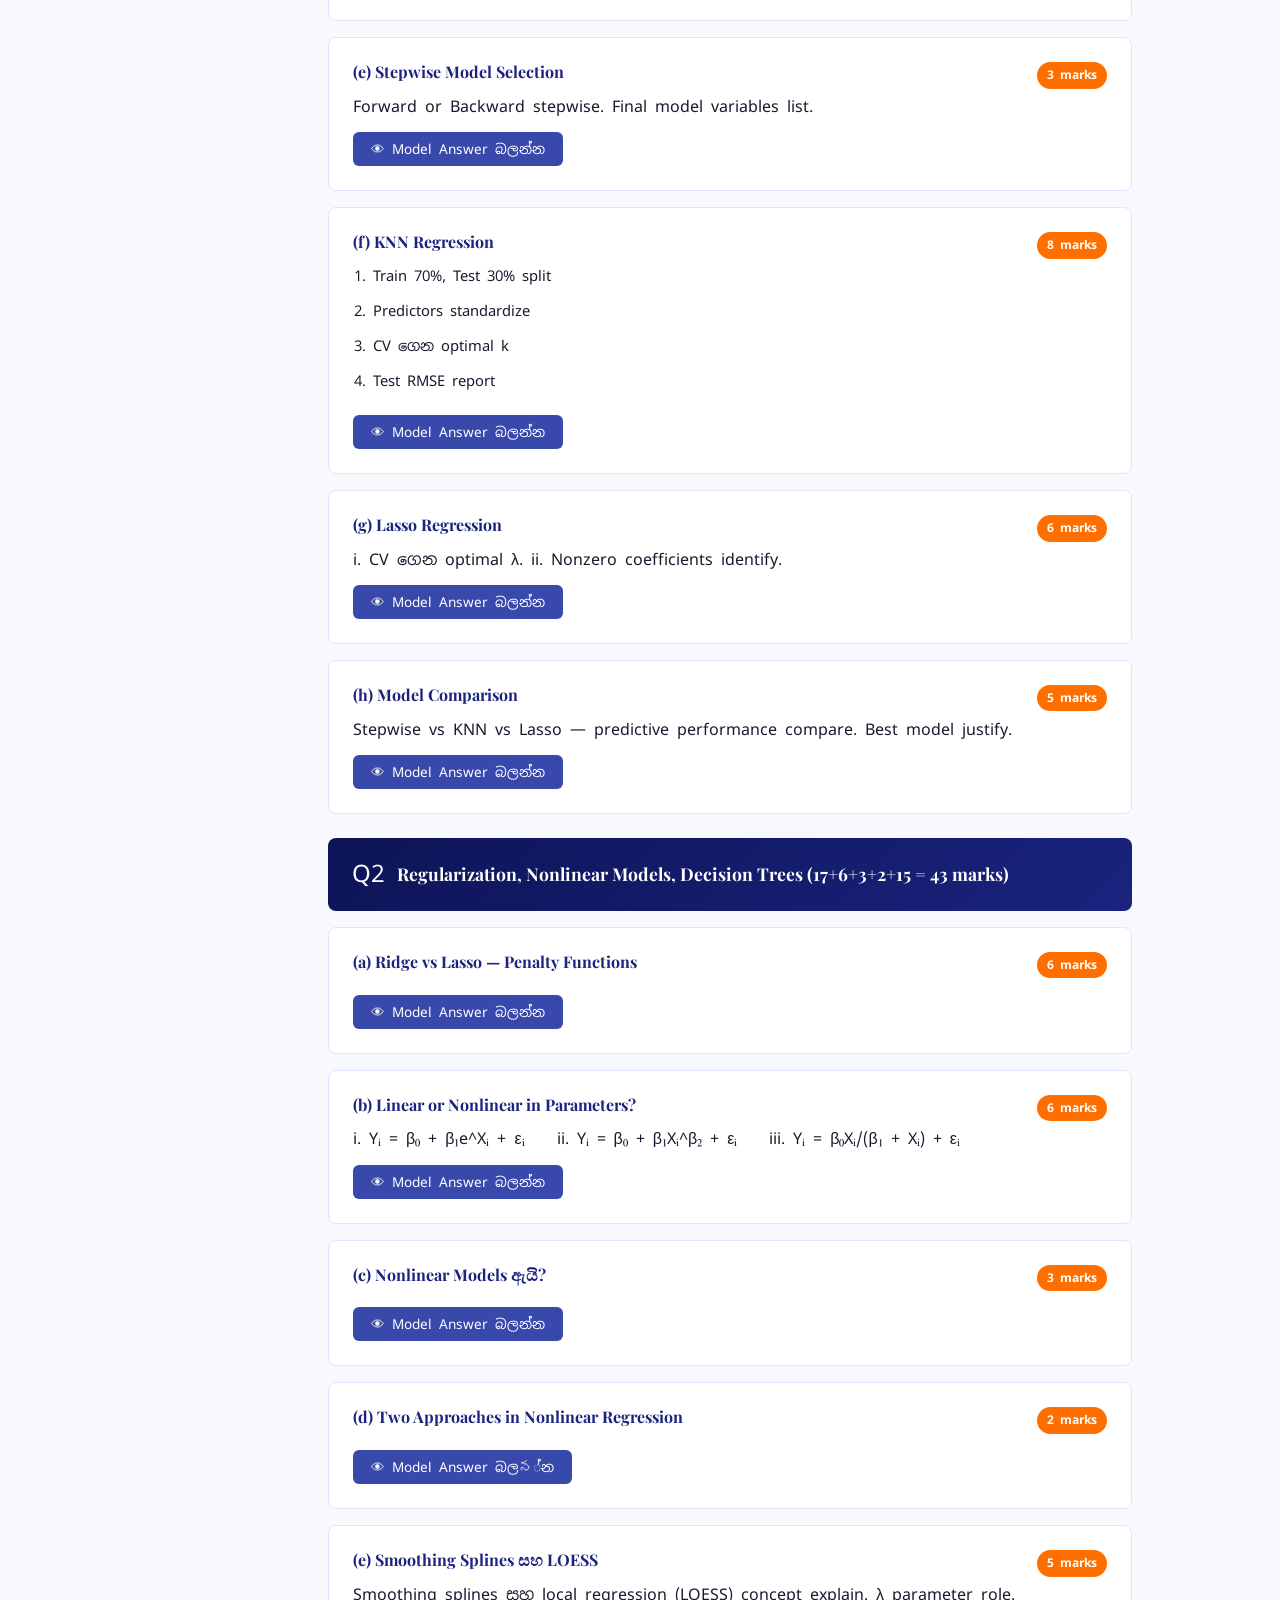
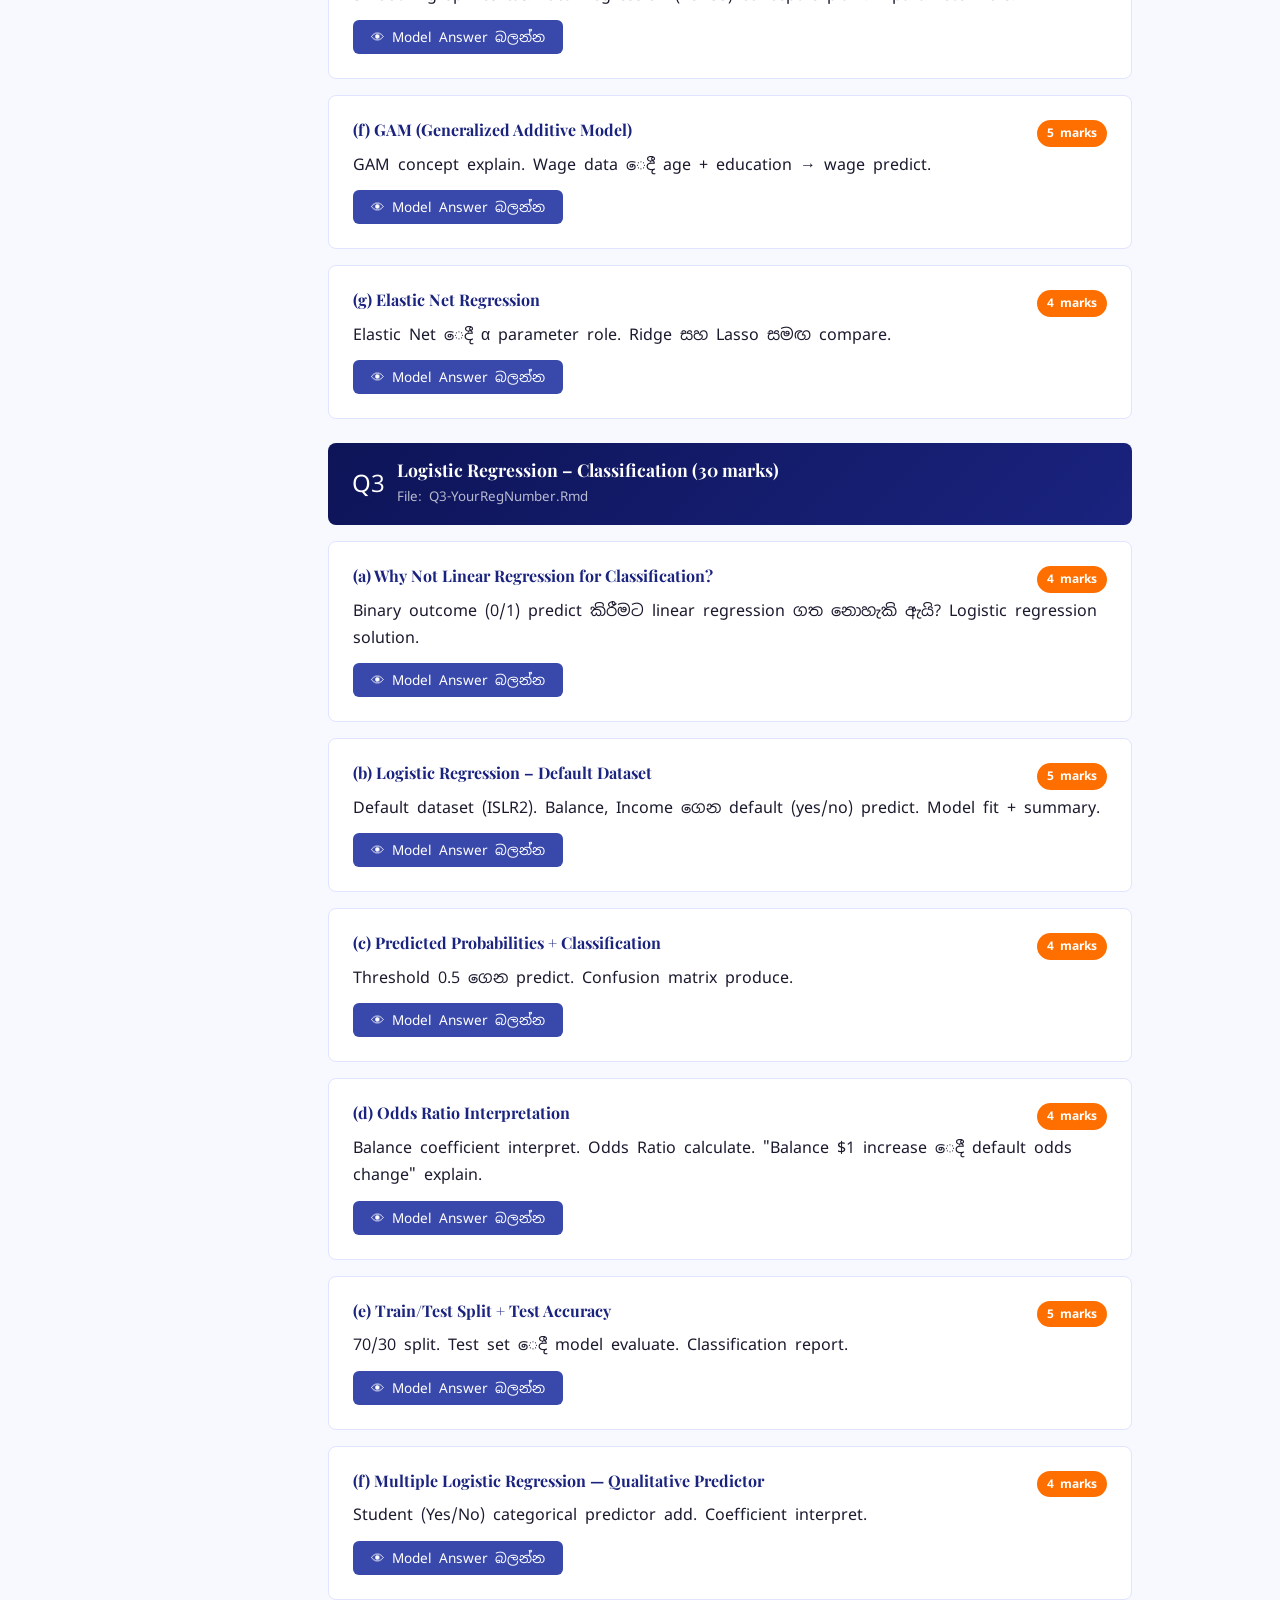
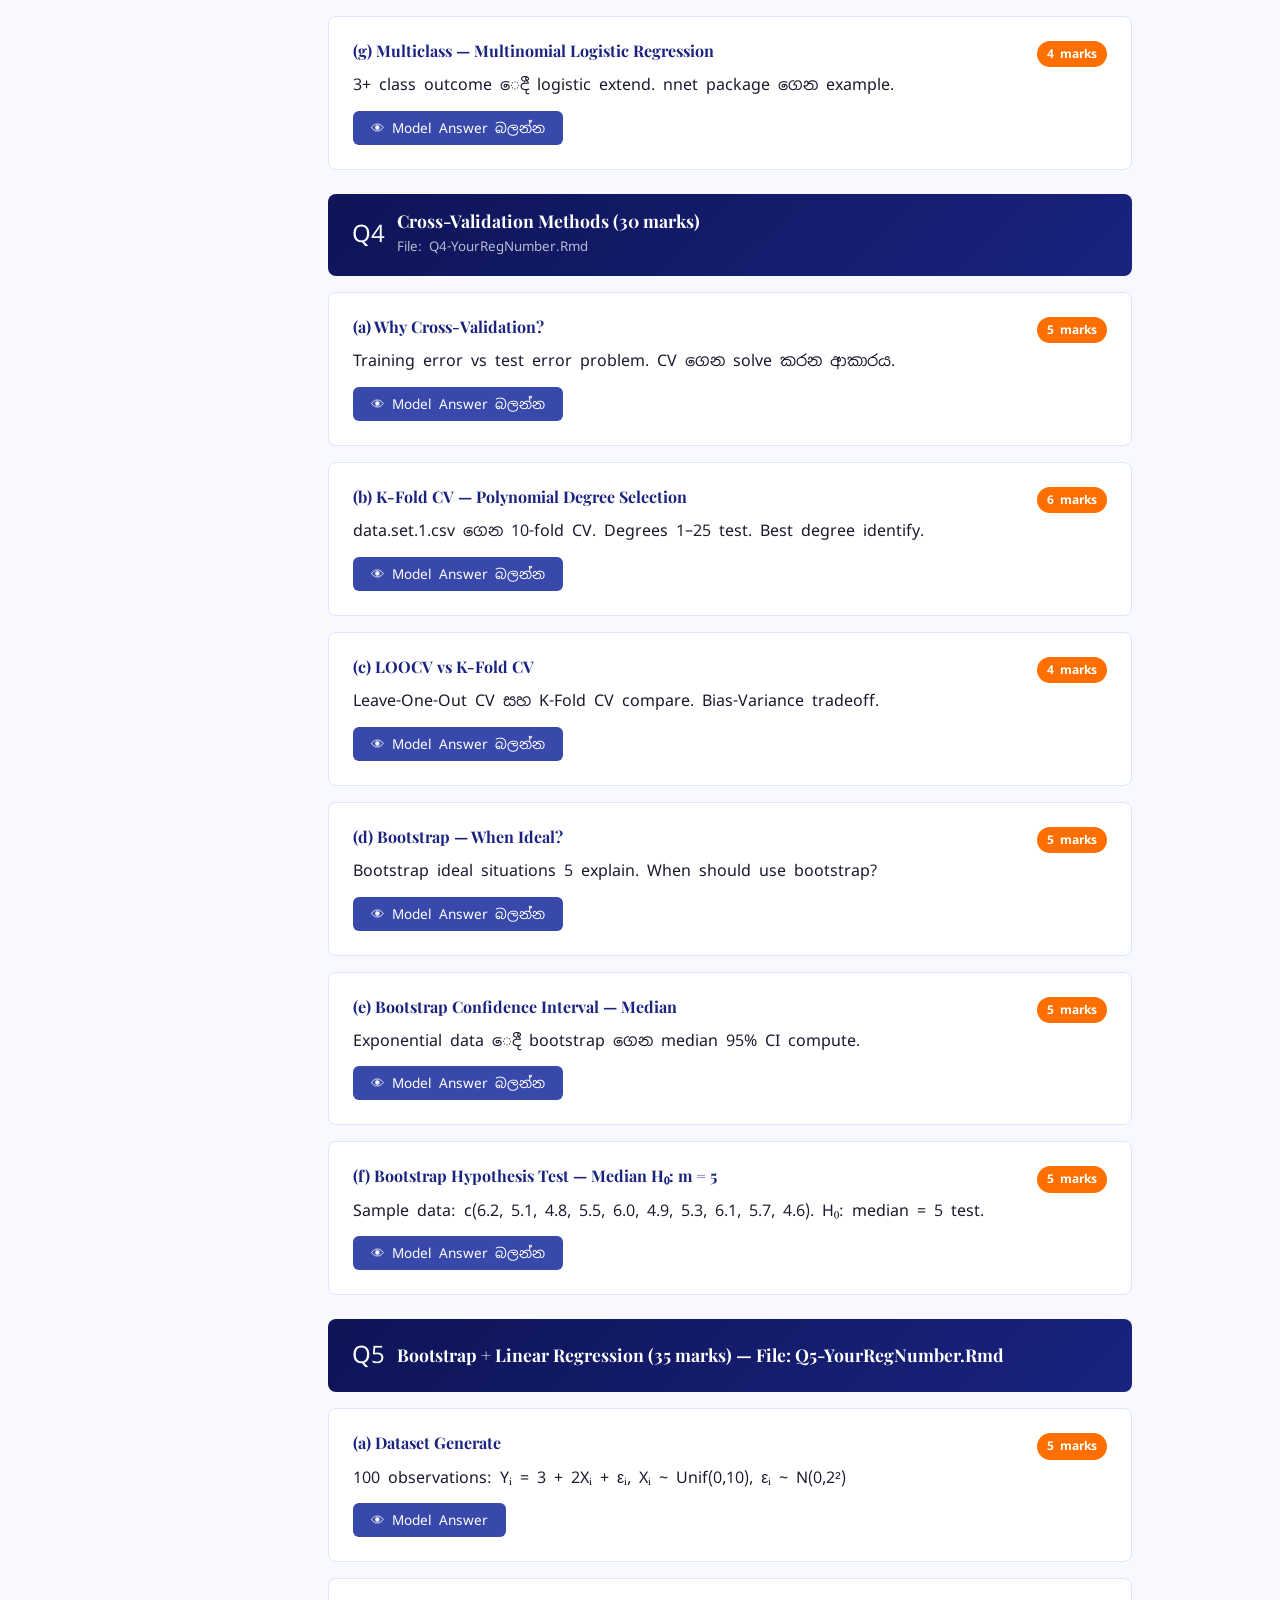
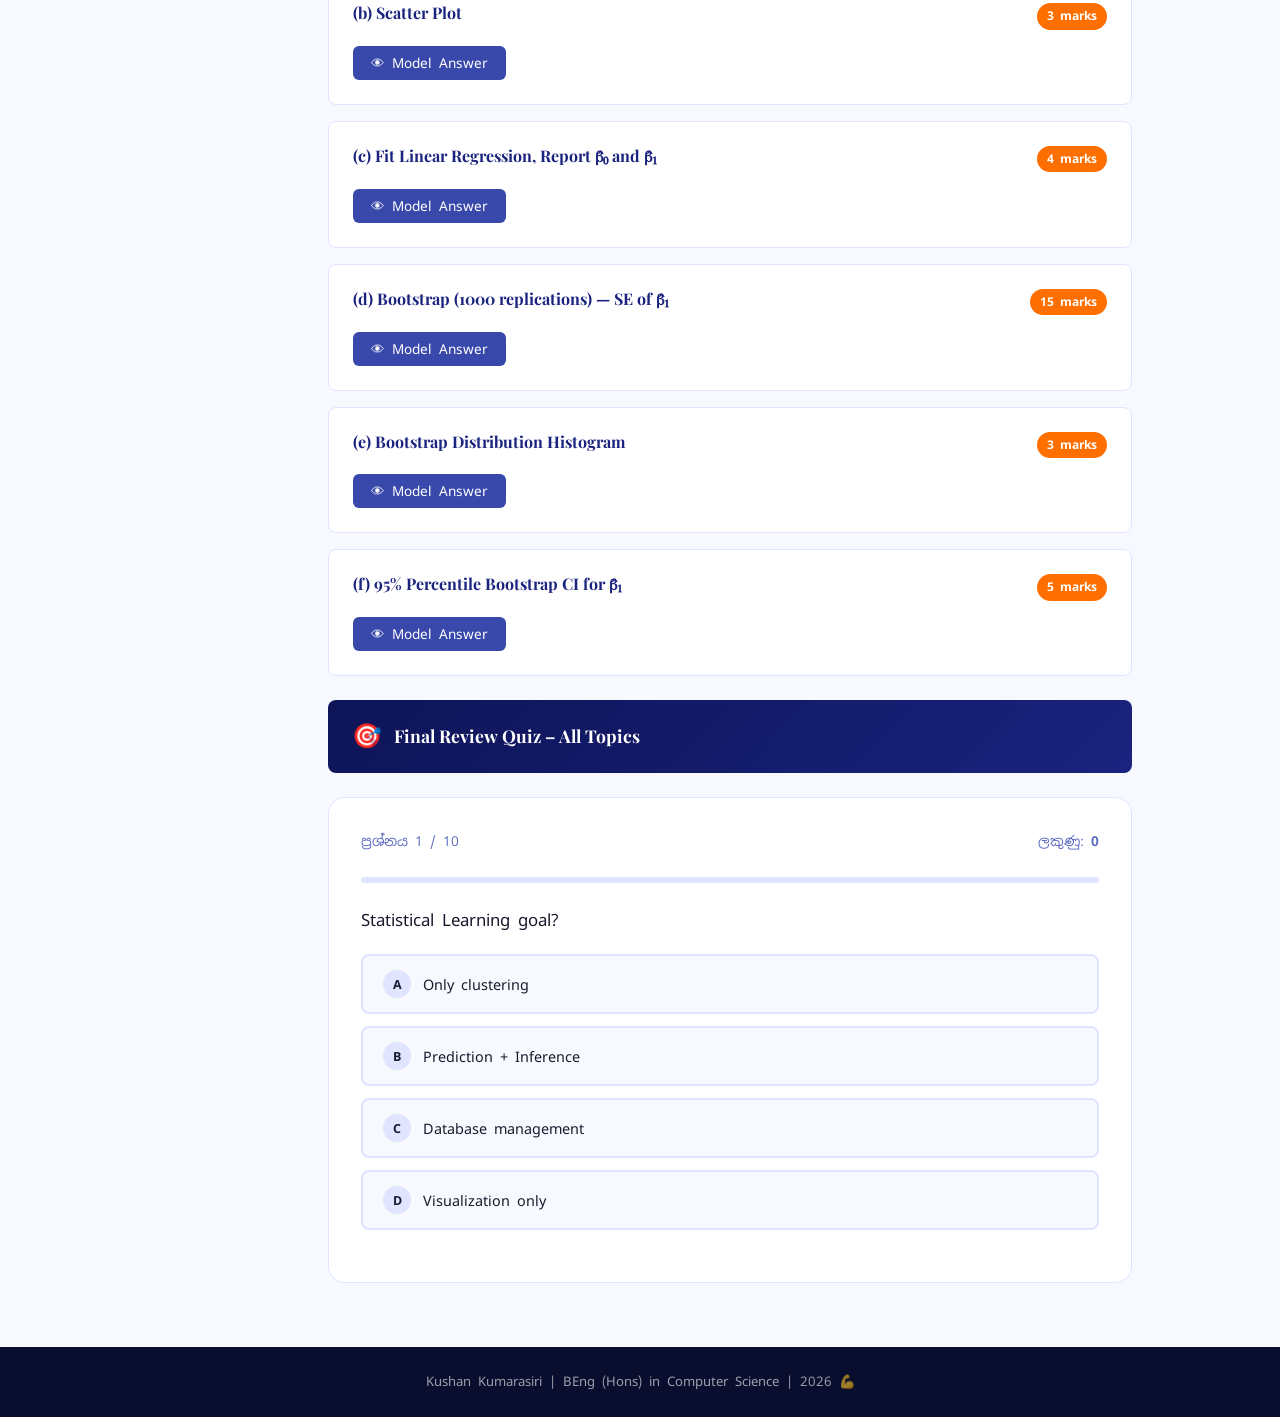
<file: practice.html>
<!DOCTYPE html>
<html lang="si">

<head>
    <meta charset="UTF-8">
    <meta name="viewport" content="width=device-width, initial-scale=1.0">
    <title>Practice Exam </title>
    <link rel="preconnect" href="https://fonts.googleapis.com">
    <link
        href="https://fonts.googleapis.com/css2?family=Playfair+Display:wght@700&family=Noto+Sans+Sinhala:wght@400;600;700&family=Fira+Code&display=swap"
        rel="stylesheet">
    <link rel="stylesheet" href="styles.css">
    <style>
        .sub-parts {
            padding-left: 20px;
        }

        .sub-parts li {
            margin-bottom: 10px;
            font-size: 0.92rem;
        }

        .model-answer {
            display: none;
            margin-top: 16px;
        }

        .model-answer.show {
            display: block;
        }

        .reveal-btn {
            background: var(--primary-light);
            color: #fff;
            border: none;
            border-radius: 6px;
            padding: 8px 18px;
            cursor: pointer;
            font-size: 0.85rem;
            font-family: var(--font-body);
            margin-top: 12px;
            transition: all 0.3s;
            display: inline-flex;
            align-items: center;
            gap: 6px;
        }

        .reveal-btn:hover {
            background: var(--primary);
        }

        .reveal-btn.shown {
            background: var(--success);
        }

        .mc-options {
            list-style: none;
            padding: 0;
            margin: 12px 0;
        }

        .mc-options li {
            margin-bottom: 8px;
        }

        .mc-options label {
            display: flex;
            align-items: flex-start;
            gap: 10px;
            cursor: pointer;
            font-size: 0.9rem;
            padding: 8px 12px;
            border-radius: 6px;
            border: 2px solid var(--border);
            transition: all 0.3s;
        }

        .mc-options label:hover {
            border-color: var(--primary-light);
            background: rgba(57, 73, 171, 0.04);
        }

        .mc-options input[type=radio] {
            margin-top: 3px;
        }

        .check-btn {
            background: var(--accent2);
            color: #fff;
            border: none;
            padding: 8px 18px;
            border-radius: 6px;
            cursor: pointer;
            font-family: var(--font-body);
            font-size: 0.85rem;
            margin-top: 8px;
        }

        .correct-answer {
            color: var(--success);
            font-weight: 600;
        }

        .wrong-answer {
            color: var(--danger);
            font-weight: 600;
        }

        .section-banner {
            background: linear-gradient(135deg, var(--primary-dark), var(--primary));
            color: #fff;
            border-radius: var(--radius-sm);
            padding: 16px 24px;
            margin: 24px 0 16px;
            display: flex;
            align-items: center;
            gap: 12px;
        }

        .section-banner h3 {
            font-size: 1.1rem;
            margin: 0;
        }

        .q-block {
            background: var(--bg-card);
            border: 1px solid var(--border);
            border-radius: var(--radius-sm);
            padding: 24px;
            margin-bottom: 16px;
        }

        .q-block h4 {
            color: var(--primary);
            margin-bottom: 10px;
        }

        .timer-display {
            font-size: 2.5rem;
            font-family: var(--font-display);
            color: var(--accent);
            text-align: center;
        }

        .timer-label {
            text-align: center;
            font-size: 0.85rem;
            color: var(--text-muted);
        }
    </style>
</head>

<body>
    <nav class="navbar">
        <div class="nav-brand">
            <div class="brand-icon">📊</div>Statistical Learning
        </div>
        <ul class="nav-links">
            <li><a href="index.html">🏠 Home</a></li>
            <li><a href="01-introduction.html">Introduction</a></li>
            <li><a href="02-linear-regression.html">Linear Regression</a></li>
            <li><a href="03-nonlinear.html">Nonlinear Models</a></li>
            <li><a href="04-regularization.html">Regularization</a></li>
            <li><a href="05-logistic.html">Logistic Regression</a></li>
            <li><a href="06-cv-bootstrap.html">CV & Bootstrap</a></li>
            <li><a href="practice.html" class="active">📝 Practice</a></li>
        </ul>
        <button class="nav-toggle">☰</button>
    </nav>
    <div class="mobile-nav">
        <a href="index.html">🏠 Home</a>
        <a href="01-introduction.html">1. Introduction</a>
        <a href="02-linear-regression.html">2. Linear Regression</a>
        <a href="03-nonlinear.html">3. Nonlinear Models</a>
        <a href="04-regularization.html">4. Regularization</a>
        <a href="05-logistic.html">5. Logistic Regression</a>
        <a href="06-cv-bootstrap.html">6. CV & Bootstrap</a>
        <a href="practice.html">📝 Practice Exam</a>
    </div>

    <div class="page-wrapper">
        <aside class="sidebar">
            <div class="sidebar-section">
                <div class="sidebar-heading">Topics</div>
                <a href="index.html" class="sidebar-link"><span class="link-icon">🏠</span>Home</a>
                <a href="01-introduction.html" class="sidebar-link"><span class="link-icon">🔭</span>1. Introduction</a>
                <a href="02-linear-regression.html" class="sidebar-link"><span class="link-icon">📈</span>2. Linear
                    Regression</a>
                <a href="03-nonlinear.html" class="sidebar-link"><span class="link-icon">〰️</span>3. Nonlinear
                    Models</a>
                <a href="04-regularization.html" class="sidebar-link"><span class="link-icon">🔧</span>4.
                    Regularization</a>
                <a href="05-logistic.html" class="sidebar-link"><span class="link-icon">🎯</span>5. Logistic</a>
                <a href="06-cv-bootstrap.html" class="sidebar-link"><span class="link-icon">🔁</span>6. CV &
                    Bootstrap</a>
                <a href="practice.html" class="sidebar-link active"><span class="link-icon">📝</span>Practice Exam</a>
            </div>
            <div class="sidebar-section" style="margin-top:16px;">
                <div class="sidebar-heading">Exam Timer</div>
                <div style="padding:16px 20px;">
                    <div class="timer-display" id="timer">3:00:00</div>
                    <div class="timer-label">3 hours (180 min)</div>
                    <div style="display:flex;gap:8px;margin-top:12px;">
                        <button class="btn btn-primary" onclick="startTimer()"
                            style="flex:1;padding:8px;font-size:0.8rem;">▶ Start</button>
                        <button class="btn btn-outline" onclick="resetTimer()"
                            style="flex:1;padding:8px;font-size:0.8rem;">↺ Reset</button>
                    </div>
                </div>
            </div>
        </aside>

        <main class="main-content">
            <div class="breadcrumb">
                <a href="index.html">Home</a><span class="sep">›</span><span>Practice Exam</span>
            </div>

            <!-- EXAM HEADER -->
            <div class="exam-header">
                <h1>Model Paper</h1>
                <p>Statistics in Practice</p>
                <h2 style="margin-top:8px;font-size:1.4rem;">STATISTICAL LEARNING</h2>
                <div class="exam-meta">
                    <div class="exam-meta-item">
                        <div class="val">3</div>
                        <div class="lbl">Hours</div>
                    </div>
                    <div class="exam-meta-item">
                        <div class="val">5</div>
                        <div class="lbl">Questions</div>
                    </div>
                    <div class="exam-meta-item">
                        <div class="val">ALL</div>
                        <div class="lbl">Answer All</div>
                    </div>
                </div>
                <p style="margin-top:16px;font-size:0.82rem;opacity:0.7;">💡 "Model Answers බලන්න" click කළ විට answer
                    reveal. Timer start කර practice කරන්න.</p>
            </div>

            <!-- MCQ SECTION -->
            <div class="section-banner">
                <span style="font-size:1.5rem;">📋</span>
                <h3>Part A – Short Answer / MCQ Practice (Topic-wise)</h3>
            </div>

            <div id="mcq-container"></div>

            <!-- QUESTION 1 -->
            <div class="section-banner">
                <span style="font-size:1.5rem;">Q1</span>
                <div>
                    <h3>Regression Analysis – Air Quality Dataset (33 marks)</h3>
                    <small style="opacity:0.7;">File: Q1-YourRegNumber.Rmd</small>
                </div>
            </div>

            <div class="q-block">
                <div class="marks-badge">2 marks</div>
                <h4>(a) Dataset Load කිරීම</h4>
                <p>AirQuality.csv file load කර data structure explore කරන්න.</p>
                <button class="reveal-btn" onclick="toggleAnswer(this)">👁 Model Answer බලන්න</button>
                <div class="model-answer">
                    <div class="code-block">
                        <div class="code-header"><span>R</span>
                            <div><span class="lang-tag">R</span></div>
                        </div>
                        <pre><code>df <- <span class="r-func">read.csv</span>(<span class="r-string">"AirQuality.csv"</span>, header = <span class="r-keyword">TRUE</span>)
<span class="r-func">str</span>(df)
<span class="r-func">summary</span>(df)
<span class="r-func">head</span>(df)</code></pre>
                    </div>
                </div>
            </div>

            <div class="q-block">
                <div class="marks-badge">3 marks</div>
                <h4>(b) Visualization</h4>
                <p>RH සහ quantitative variables අතර relationships explore කරන්න (scatterplots, correlation plots).</p>
                <button class="reveal-btn" onclick="toggleAnswer(this)">👁 Model Answer බලන්න</button>
                <div class="model-answer">
                    <div class="code-block">
                        <div class="code-header"><span>R</span>
                            <div><span class="lang-tag">R</span></div>
                        </div>
                        <pre><code><span class="r-keyword">library</span>(corrplot)
nums <- df[, <span class="r-func">sapply</span>(df, is.numeric)]
<span class="r-func">corrplot</span>(<span class="r-func">cor</span>(nums, use = <span class="r-string">"complete.obs"</span>), method = <span class="r-string">"color"</span>,
         title = <span class="r-string">"Correlation Matrix"</span>, mar = <span class="r-func">c</span>(<span class="r-number">0</span>,<span class="r-number">0</span>,<span class="r-number">2</span>,<span class="r-number">0</span>))

<span class="r-comment"># Scatterplots</span>
<span class="r-func">pairs</span>(nums[, <span class="r-func">c</span>(<span class="r-string">"RH"</span>,<span class="r-string">"T"</span>,<span class="r-string">"AH"</span>,<span class="r-string">"CO"</span>,<span class="r-string">"NOx"</span>)], pch = <span class="r-number">16</span>, col = <span class="r-string">"steelblue"</span>)</code></pre>
                    </div>
                    <div class="highlight-primary" style="margin-top:12px;">
                        <strong>Interpretation:</strong> T (Temperature) සහ RH negative correlation ඇත. AH (Absolute
                        Humidity) positive correlation. NOx, CO weak/moderate correlations show.
                    </div>
                </div>
            </div>

            <div class="q-block">
                <div class="marks-badge">3 marks</div>
                <h4>(c) Simple Linear Regression: RH ~ T</h4>
                <p>i. Estimated regression equation ලියන්න. ii. Slope coefficient interpret කරන්න.</p>
                <button class="reveal-btn" onclick="toggleAnswer(this)">👁 Model Answer බලන්න</button>
                <div class="model-answer">
                    <div class="code-block">
                        <div class="code-header"><span>R</span>
                            <div><span class="lang-tag">R</span></div>
                        </div>
                        <pre><code>fit_c <- <span class="r-func">lm</span>(RH ~ T, data = df)
<span class="r-func">summary</span>(fit_c)
<span class="r-func">coef</span>(fit_c)</code></pre>
                    </div>
                    <div class="highlight-primary" style="margin-top:12px;">
                        <strong>i. Equation:</strong> RĤ = β̂₀ + β̂₁ × T (R output ගෙන actual values
                        substitute)<br><br>
                        <strong>ii. Slope Interpretation:</strong> Temperature 1°C increase ෙදී, Relative Humidity β̂₁
                        units average change. (Negative slope expected — higher temperature → lower humidity)
                    </div>
                </div>
            </div>

            <div class="q-block">
                <div class="marks-badge">3 marks</div>
                <h4>(d) Multiple Linear Regression</h4>
                <p>All quantitative predictors use. 5% level ෙදී statistically significant predictors identify.</p>
                <button class="reveal-btn" onclick="toggleAnswer(this)">👁 Model Answer බලන්න</button>
                <div class="model-answer">
                    <div class="code-block">
                        <div class="code-header"><span>R</span>
                            <div><span class="lang-tag">R</span></div>
                        </div>
                        <pre><code>fit_d <- <span class="r-func">lm</span>(RH ~ ., data = df)
<span class="r-func">summary</span>(fit_d)
<span class="r-comment"># Significant at 5%: p-value < 0.05 olan predictors</span></code></pre>
                    </div>
                    <div class="highlight-primary" style="margin-top:12px;">
                        summary(fit_d) output ෙදී Pr(&gt;|t|) column බලන්න. p-value &lt; 0.05 olan predictors =
                        significant. *** or ** or * markers ඇති ඒවා.
                    </div>
                </div>
            </div>

            <div class="q-block">
                <div class="marks-badge">3 marks</div>
                <h4>(e) Stepwise Model Selection</h4>
                <p>Forward or Backward stepwise. Final model variables list.</p>
                <button class="reveal-btn" onclick="toggleAnswer(this)">👁 Model Answer බලන්න</button>
                <div class="model-answer">
                    <div class="code-block">
                        <div class="code-header"><span>R</span>
                            <div><span class="lang-tag">R</span></div>
                        </div>
                        <pre><code>fit_step <- <span class="r-func">step</span>(fit_d, direction = <span class="r-string">"backward"</span>)
<span class="r-func">summary</span>(fit_step)
<span class="r-comment"># Final model variables:</span>
<span class="r-func">names</span>(<span class="r-func">coef</span>(fit_step))</code></pre>
                    </div>
                </div>
            </div>

            <div class="q-block">
                <div class="marks-badge">8 marks</div>
                <h4>(f) KNN Regression</h4>
                <ol class="sub-parts">
                    <li>Train 70%, Test 30% split</li>
                    <li>Predictors standardize</li>
                    <li>CV ගෙන optimal k</li>
                    <li>Test RMSE report</li>
                </ol>
                <button class="reveal-btn" onclick="toggleAnswer(this)">👁 Model Answer බලන්න</button>
                <div class="model-answer">
                    <div class="code-block">
                        <div class="code-header"><span>R</span>
                            <div><span class="lang-tag">R</span></div>
                        </div>
                        <pre><code><span class="r-keyword">library</span>(caret)
df_c <- <span class="r-func">na.omit</span>(df)
set.seed(<span class="r-number">42</span>)
idx <- <span class="r-func">createDataPartition</span>(df_c$RH, p=<span class="r-number">0.7</span>, list=<span class="r-keyword">FALSE</span>)
train <- df_c[idx,]; test <- df_c[-idx,]

<span class="r-comment"># Standardize</span>
pp <- <span class="r-func">preProcess</span>(train[,-<span class="r-func">which</span>(<span class="r-func">names</span>(train)==<span class="r-string">"RH"</span>)],
                  method=<span class="r-func">c</span>(<span class="r-string">"center"</span>,<span class="r-string">"scale"</span>))
X_train_sc <- <span class="r-func">predict</span>(pp, train[,-<span class="r-func">which</span>(<span class="r-func">names</span>(train)==<span class="r-string">"RH"</span>)])
X_test_sc  <- <span class="r-func">predict</span>(pp, test[,-<span class="r-func">which</span>(<span class="r-func">names</span>(test)==<span class="r-string">"RH"</span>)])

ctrl <- <span class="r-func">trainControl</span>(method=<span class="r-string">"cv"</span>, number=<span class="r-number">10</span>)
knn_m <- <span class="r-func">train</span>(x=X_train_sc, y=train$RH, method=<span class="r-string">"knn"</span>,
               trControl=ctrl, tuneLength=<span class="r-number">20</span>)
preds <- <span class="r-func">predict</span>(knn_m, X_test_sc)
rmse  <- <span class="r-func">sqrt</span>(<span class="r-func">mean</span>((test$RH - preds)^<span class="r-number">2</span>))
<span class="r-func">cat</span>(<span class="r-string">"KNN Test RMSE:"</span>, rmse)</code></pre>
                    </div>
                </div>
            </div>

            <div class="q-block">
                <div class="marks-badge">6 marks</div>
                <h4>(g) Lasso Regression</h4>
                <p>i. CV ගෙන optimal λ. ii. Nonzero coefficients identify.</p>
                <button class="reveal-btn" onclick="toggleAnswer(this)">👁 Model Answer බලන්න</button>
                <div class="model-answer">
                    <div class="code-block">
                        <div class="code-header"><span>R</span>
                            <div><span class="lang-tag">R</span></div>
                        </div>
                        <pre><code><span class="r-keyword">library</span>(glmnet)
df_c <- <span class="r-func">na.omit</span>(df)
X <- <span class="r-func">model.matrix</span>(RH ~ ., data=df_c)[,-<span class="r-number">1</span>]
y <- df_c$RH
set.seed(<span class="r-number">42</span>)
lasso_cv <- <span class="r-func">cv.glmnet</span>(X, y, alpha=<span class="r-number">1</span>)
<span class="r-func">cat</span>(<span class="r-string">"Optimal lambda:"</span>, lasso_cv$lambda.min)
<span class="r-func">coef</span>(lasso_cv, s=<span class="r-string">"lambda.min"</span>)</code></pre>
                    </div>
                </div>
            </div>

            <div class="q-block">
                <div class="marks-badge">5 marks</div>
                <h4>(h) Model Comparison</h4>
                <p>Stepwise vs KNN vs Lasso — predictive performance compare. Best model justify.</p>
                <button class="reveal-btn" onclick="toggleAnswer(this)">👁 Model Answer බලන්න</button>
                <div class="model-answer">
                    <div class="highlight-primary">
                        <strong>Model Comparison:</strong><br><br>
                        <strong>Stepwise:</strong> Interpretable, automatic variable selection. OLS assumptions needed.
                        RMSE compare.<br><br>
                        <strong>KNN:</strong> Non-parametric, nonlinear patterns. Less interpretable. Need
                        standardization.<br><br>
                        <strong>Lasso:</strong> Automatic variable selection + shrinkage. Handles multicollinearity.
                        Sparse model.<br><br>
                        <strong>Best Balance:</strong> Lasso — interpretability (selected variables) + competitive
                        predictive accuracy + handles collinearity among air quality variables. RMSE compare කරා
                        validate.
                    </div>
                </div>
            </div>

            <!-- QUESTION 2 -->
            <div class="section-banner">
                <span style="font-size:1.5rem;">Q2</span>
                <div>
                    <h3>Regularization, Nonlinear Models, Decision Trees (17+6+3+2+15 = 43 marks)</h3>
                </div>
            </div>

            <div class="q-block">
                <div class="marks-badge">6 marks</div>
                <h4>(a) Ridge vs Lasso — Penalty Functions</h4>
                <button class="reveal-btn" onclick="toggleAnswer(this)">👁 Model Answer බලන්න</button>
                <div class="model-answer">
                    <div class="highlight-primary">
                        <strong>Ridge Regression (L2 Penalty):</strong><br>
                        Minimize: Σ(yᵢ − ŷᵢ)² + λΣβⱼ²<br>
                        • Coefficients toward zero shrink, never exactly zero.<br>
                        • Variable selection නොකරයි.<br>
                        • Correlated predictors together shrink (stable).<br><br>
                        <strong>Lasso Regression (L1 Penalty):</strong><br>
                        Minimize: Σ(yᵢ − ŷᵢ)² + λΣ|βⱼ|<br>
                        • Some coefficients exactly zero → automatic variable selection.<br>
                        • Sparse models produce.<br>
                        • Correlated predictors: arbitrarily one select (unstable).<br><br>
                        <strong>Key Difference:</strong> Ridge = shrinkage only. Lasso = shrinkage + selection.
                    </div>
                </div>
            </div>

            <div class="q-block">
                <div class="marks-badge">6 marks</div>
                <h4>(b) Linear or Nonlinear in Parameters?</h4>
                <p>i. Yᵢ = β₀ + β₁e^Xᵢ + εᵢ &nbsp;&nbsp; ii. Yᵢ = β₀ + β₁Xᵢ^β₂ + εᵢ &nbsp;&nbsp; iii. Yᵢ = β₀Xᵢ/(β₁ +
                    Xᵢ) + εᵢ</p>
                <button class="reveal-btn" onclick="toggleAnswer(this)">👁 Model Answer බලන්න</button>
                <div class="model-answer">
                    <div class="highlight-primary">
                        <strong>i. Yᵢ = β₀ + β₁e^Xᵢ + εᵢ</strong><br>
                        → <span class="correct-answer">LINEAR in parameters</span>. β₀, β₁ linear ව appear. e^Xᵢ
                        transformation of X (predictor), not parameter. OLS ගෙන estimate possible.<br><br>
                        <strong>ii. Yᵢ = β₀ + β₁Xᵢ^β₂ + εᵢ</strong><br>
                        → <span class="wrong-answer">NONLINEAR in parameters</span>. β₂ exponent position ෙදී ඇත.
                        Parameters (β) linear combination නොවේ.<br><br>
                        <strong>iii. Yᵢ = β₀Xᵢ/(β₁ + Xᵢ) + εᵢ</strong><br>
                        → <span class="wrong-answer">NONLINEAR in parameters</span>. β₁ denominator ෙදී ඇත. Linear
                        algebra ගෙන solve කළ නොහැකිය (Michaelis-Menten model).
                    </div>
                </div>
            </div>

            <div class="q-block">
                <div class="marks-badge">3 marks</div>
                <h4>(c) Nonlinear Models ඇයි?</h4>
                <button class="reveal-btn" onclick="toggleAnswer(this)">👁 Model Answer බලන්න</button>
                <div class="model-answer">
                    <div class="highlight-primary">
                        Linear regression: Straight-line relationship assume. Data හි curves, thresholds, complex shapes
                        ඇතිනම় poor fit.<br><br>
                        Examples: Height vs Age (growth curve), Drug dosage vs Effect (saturation), Income vs Education
                        (diminishing returns).<br><br>
                        Nonlinear models realistic biological, economic, medical patterns capture.
                    </div>
                </div>
            </div>

            <div class="q-block">
                <div class="marks-badge">2 marks</div>
                <h4>(d) Two Approaches in Nonlinear Regression</h4>
                <button class="reveal-btn" onclick="toggleAnswer(this)">👁 Model Answer බලన්න</button>
                <div class="model-answer">
                    <div class="highlight-primary">
                        <strong>1. Modify/Transform Predictors:</strong> Polynomial regression (X, X², X³), log
                        transformations — linear framework maintain.<br><br>
                        <strong>2. Break Predictor Space:</strong> Step functions (intervals), splines (piecewise
                        polynomials at knots), local regression (LOESS).
                    </div>
                </div>
            </div>

            <div class="q-block">
                <div class="marks-badge">5 marks</div>
                <h4>(e) Smoothing Splines සහ LOESS</h4>
                <p>Smoothing splines සහ local regression (LOESS) concept explain. λ parameter role.</p>
                <button class="reveal-btn" onclick="toggleAnswer(this)">👁 Model Answer බලන්න</button>
                <div class="model-answer">
                    <div class="highlight-primary">
                        <strong>Smoothing Splines:</strong><br>
                        • හැම data point ෙදීම knot place. Overfitting prevent: penalty on curvature add.<br>
                        • Minimize: Σ(yᵢ − f(xᵢ))² + λ∫[f″(x)]² dx<br>
                        • λ large → smoother curve (high bias, low variance).<br>
                        • λ small → wiggly curve (low bias, high variance).<br>
                        • GCV (Generalized Cross-Validation) ගෙන optimal λ select.<br><br>
                        <strong>LOESS/LOWESS (Local Regression):</strong><br>
                        • Global model fit කරන්නේ නෑ — locally around each point weighted regression.<br>
                        • Span parameter (s): proportion of data used per local fit.<br>
                        • Small span → flexible, overfit risk. Large span → smooth, underfit risk.<br>
                        • Weights: tricube weight function — nearer points get more weight.<br><br>
                        <div class="code-block">
                            <div class="code-header"><span>R</span>
                                <div><span class="lang-tag">R</span></div>
                            </div>
                            <pre><code><span class="r-comment"># Smoothing Spline</span>
ss_fit <- <span class="r-func">smooth.spline</span>(x, y, cv = <span class="r-keyword">TRUE</span>)
<span class="r-func">plot</span>(x, y, pch=<span class="r-number">16</span>); <span class="r-func">lines</span>(ss_fit, col=<span class="r-string">"red"</span>, lwd=<span class="r-number">2</span>)

<span class="r-comment"># LOESS</span>
lo_fit <- <span class="r-func">loess</span>(y ~ x, span = <span class="r-number">0.5</span>)
x_grid <- <span class="r-func">seq</span>(<span class="r-func">min</span>(x), <span class="r-func">max</span>(x), length.out=<span class="r-number">100</span>)
<span class="r-func">lines</span>(x_grid, <span class="r-func">predict</span>(lo_fit, x_grid), col=<span class="r-string">"blue"</span>, lwd=<span class="r-number">2</span>)</code></pre>
                        </div>
                    </div>
                </div>
            </div>

            <div class="q-block">
                <div class="marks-badge">5 marks</div>
                <h4>(f) GAM (Generalized Additive Model)</h4>
                <p>GAM concept explain. Wage data ෙදී age + education → wage predict.</p>
                <button class="reveal-btn" onclick="toggleAnswer(this)">👁 Model Answer බලන්න</button>
                <div class="model-answer">
                    <div class="highlight-primary">
                        <strong>GAM Framework:</strong><br>
                        y = β₀ + f₁(x₁) + f₂(x₂) + ⋯ + fₚ(xₚ) + ε<br><br>
                        • Linear model extend: fⱼ = smooth nonlinear functions per predictor.<br>
                        • Additive structure → interpretability maintain (each fⱼ plot separately).<br>
                        • Multiple predictors ෙදී nonlinear relationships capture.<br>
                        • mgcv package R ෙදී.<br><br>
                        <div class="code-block">
                            <div class="code-header"><span>R</span>
                                <div><span class="lang-tag">R</span></div>
                            </div>
                            <pre><code><span class="r-keyword">library</span>(mgcv)
gam_fit <- <span class="r-func">gam</span>(wage ~ <span class="r-func">s</span>(age) + education,
                data = Wage, family = gaussian)
<span class="r-func">summary</span>(gam_fit)
<span class="r-func">plot</span>(gam_fit, pages = <span class="r-number">1</span>, residuals = <span class="r-keyword">TRUE</span>)</code></pre>
                        </div>
                        <br><strong>Interpretation:</strong> s(age) = smooth spline for age. Education = parametric
                        term. Each fⱼ plot → direction + shape of relationship visible.
                    </div>
                </div>
            </div>

            <div class="q-block">
                <div class="marks-badge">4 marks</div>
                <h4>(g) Elastic Net Regression</h4>
                <p>Elastic Net ෙදී α parameter role. Ridge සහ Lasso සමඟ compare.</p>
                <button class="reveal-btn" onclick="toggleAnswer(this)">👁 Model Answer බලන්න</button>
                <div class="model-answer">
                    <div class="highlight-primary">
                        <strong>Elastic Net Penalty:</strong><br>
                        Minimize: Σ(yᵢ − ŷᵢ)² + λ[α Σ|βⱼ| + (1−α) Σβⱼ²]<br><br>
                        • α = 1 → Lasso (L1 only). α = 0 → Ridge (L2 only). 0 &lt; α &lt; 1 → Elastic Net.<br>
                        • Correlated predictors → groups select (Ridge component).<br>
                        • Sparse model produce (Lasso component).<br>
                        • Lasso problem: correlated predictors ෙදී arbitrarily one select → Elastic Net ෙදී
                        stable.<br><br>
                        <div class="code-block">
                            <div class="code-header"><span>R</span>
                                <div><span class="lang-tag">R</span></div>
                            </div>
                            <pre><code>enet_cv <- <span class="r-func">cv.glmnet</span>(X, y, alpha = <span class="r-number">0.5</span>)  <span class="r-comment"># α=0.5</span>
<span class="r-func">coef</span>(enet_cv, s = <span class="r-string">"lambda.min"</span>)</code></pre>
                        </div>
                    </div>
                </div>
            </div>

            <!-- QUESTION 3 -->
            <div class="section-banner">
                <span style="font-size:1.5rem;">Q3</span>
                <div>
                    <h3>Logistic Regression – Classification (30 marks)</h3>
                    <small style="opacity:0.7;">File: Q3-YourRegNumber.Rmd</small>
                </div>
            </div>

            <div class="q-block">
                <div class="marks-badge">4 marks</div>
                <h4>(a) Why Not Linear Regression for Classification?</h4>
                <p>Binary outcome (0/1) predict කිරීමට linear regression ගත නොහැකි ඇයි? Logistic regression solution.
                </p>
                <button class="reveal-btn" onclick="toggleAnswer(this)">👁 Model Answer බලන්න</button>
                <div class="model-answer">
                    <div class="highlight-primary">
                        <strong>Linear Regression Problems for Classification:</strong><br>
                        1. <strong>Range violation:</strong> Predictions outside [0,1] → probabilities invalid (-0.3 or
                        1.8 probability meaningless).<br>
                        2. <strong>Heteroscedasticity:</strong> Binary Y → non-constant error variance.<br>
                        3. <strong>Poor interpretability:</strong> Predicted values as probabilities
                        inappropriate.<br><br>
                        <strong>Logistic Regression Solution:</strong><br>
                        • Logistic (sigmoid) function: P(Y=1|X) = 1/(1 + e^(−z)), z = β₀ + β₁X<br>
                        • Output always ∈ [0,1] → valid probability.<br>
                        • S-shaped curve → classification natural.<br>
                        • MLE (Maximum Likelihood Estimation) ගෙන parameters estimate.
                    </div>
                </div>
            </div>

            <div class="q-block">
                <div class="marks-badge">5 marks</div>
                <h4>(b) Logistic Regression – Default Dataset</h4>
                <p>Default dataset (ISLR2). Balance, Income ගෙන default (yes/no) predict. Model fit + summary.</p>
                <button class="reveal-btn" onclick="toggleAnswer(this)">👁 Model Answer බලන්න</button>
                <div class="model-answer">
                    <div class="code-block">
                        <div class="code-header"><span>R</span>
                            <div><span class="lang-tag">R</span></div>
                        </div>
                        <pre><code><span class="r-keyword">library</span>(ISLR2)
<span class="r-func">data</span>(Default)

<span class="r-comment"># Convert to binary</span>
Default$default_bin <- <span class="r-func">ifelse</span>(Default$default == <span class="r-string">"Yes"</span>, <span class="r-number">1</span>, <span class="r-number">0</span>)

<span class="r-comment"># Fit logistic regression</span>
log_fit <- <span class="r-func">glm</span>(default_bin ~ balance + income,
                data = Default,
                family = <span class="r-func">binomial</span>(<span class="r-string">"logit"</span>))

<span class="r-func">summary</span>(log_fit)
<span class="r-func">coef</span>(log_fit)
<span class="r-func">exp</span>(<span class="r-func">coef</span>(log_fit))  <span class="r-comment"># Odds Ratios</span></code></pre>
                    </div>
                    <div class="highlight-primary" style="margin-top:12px;">
                        <strong>Interpretation:</strong> balance coefficient positive → higher balance = higher default
                        probability. Odds Ratio = exp(β) → 1 unit balance increase ෙදී odds exp(β̂_balance) times
                        multiply.
                    </div>
                </div>
            </div>

            <div class="q-block">
                <div class="marks-badge">4 marks</div>
                <h4>(c) Predicted Probabilities + Classification</h4>
                <p>Threshold 0.5 ගෙන predict. Confusion matrix produce.</p>
                <button class="reveal-btn" onclick="toggleAnswer(this)">👁 Model Answer බලන්න</button>
                <div class="model-answer">
                    <div class="code-block">
                        <div class="code-header"><span>R</span>
                            <div><span class="lang-tag">R</span></div>
                        </div>
                        <pre><code><span class="r-comment"># Predicted probabilities</span>
pred_prob <- <span class="r-func">predict</span>(log_fit, type = <span class="r-string">"response"</span>)

<span class="r-comment"># Classify: threshold = 0.5</span>
pred_class <- <span class="r-func">ifelse</span>(pred_prob > <span class="r-number">0.5</span>, <span class="r-number">1</span>, <span class="r-number">0</span>)

<span class="r-comment"># Confusion matrix</span>
conf_mat <- <span class="r-func">table</span>(Actual = Default$default_bin,
                   Predicted = pred_class)
<span class="r-func">print</span>(conf_mat)

<span class="r-comment"># Accuracy</span>
accuracy <- <span class="r-func">mean</span>(pred_class == Default$default_bin)
<span class="r-func">cat</span>(<span class="r-string">"Accuracy:"</span>, accuracy)</code></pre>
                    </div>
                    <div class="highlight-primary" style="margin-top:12px;">
                        <strong>Confusion Matrix:</strong> TP (correctly predicted default), TN (correctly predicted
                        no-default), FP (false alarm), FN (missed defaults). Sensitivity = TP/(TP+FN). Specificity =
                        TN/(TN+FP).
                    </div>
                </div>
            </div>

            <div class="q-block">
                <div class="marks-badge">4 marks</div>
                <h4>(d) Odds Ratio Interpretation</h4>
                <p>Balance coefficient interpret. Odds Ratio calculate. "Balance $1 increase ෙදී default odds change"
                    explain.</p>
                <button class="reveal-btn" onclick="toggleAnswer(this)">👁 Model Answer බලන්න</button>
                <div class="model-answer">
                    <div class="highlight-primary">
                        <strong>Log-Odds (Logit):</strong> log(p/(1−p)) = β₀ + β₁×balance<br><br>
                        <strong>Odds Ratio = exp(β̂₁)</strong><br>
                        • exp(β̂_balance) ≈ 1.006 example.<br>
                        • Balance $1 increase → default odds 1.006 times (0.6%) increase.<br>
                        • β̂ > 0 → positive relationship. β̂ &lt; 0 → protective effect.<br><br>
                        <div class="code-block">
                            <div class="code-header"><span>R</span>
                                <div><span class="lang-tag">R</span></div>
                            </div>
                            <pre><code>odds_ratios <- <span class="r-func">exp</span>(<span class="r-func">coef</span>(log_fit))
ci_or <- <span class="r-func">exp</span>(<span class="r-func">confint</span>(log_fit))
<span class="r-func">cbind</span>(OR = odds_ratios, ci_or)</code></pre>
                        </div>
                    </div>
                </div>
            </div>

            <div class="q-block">
                <div class="marks-badge">5 marks</div>
                <h4>(e) Train/Test Split + Test Accuracy</h4>
                <p>70/30 split. Test set ෙදී model evaluate. Classification report.</p>
                <button class="reveal-btn" onclick="toggleAnswer(this)">👁 Model Answer බලන්න</button>
                <div class="model-answer">
                    <div class="code-block">
                        <div class="code-header"><span>R</span>
                            <div><span class="lang-tag">R</span></div>
                        </div>
                        <pre><code>set.seed(<span class="r-number">42</span>)
n_d <- <span class="r-func">nrow</span>(Default)
train_idx <- <span class="r-func">sample</span>(<span class="r-number">1</span>:n_d, size = <span class="r-func">round</span>(<span class="r-number">0.7</span>*n_d))

train_d <- Default[train_idx, ]
test_d  <- Default[-train_idx, ]

<span class="r-comment"># Fit on train</span>
fit_train <- <span class="r-func">glm</span>(default_bin ~ balance + income,
                  data = train_d, family = <span class="r-func">binomial</span>())

<span class="r-comment"># Predict on test</span>
test_prob  <- <span class="r-func">predict</span>(fit_train, newdata = test_d, type = <span class="r-string">"response"</span>)
test_class <- <span class="r-func">ifelse</span>(test_prob > <span class="r-number">0.5</span>, <span class="r-number">1</span>, <span class="r-number">0</span>)

<span class="r-func">table</span>(Actual = test_d$default_bin, Predicted = test_class)
<span class="r-func">cat</span>(<span class="r-string">"Test Accuracy:"</span>, <span class="r-func">mean</span>(test_class == test_d$default_bin))</code></pre>
                    </div>
                </div>
            </div>

            <div class="q-block">
                <div class="marks-badge">4 marks</div>
                <h4>(f) Multiple Logistic Regression — Qualitative Predictor</h4>
                <p>Student (Yes/No) categorical predictor add. Coefficient interpret.</p>
                <button class="reveal-btn" onclick="toggleAnswer(this)">👁 Model Answer බලන්න</button>
                <div class="model-answer">
                    <div class="code-block">
                        <div class="code-header"><span>R</span>
                            <div><span class="lang-tag">R</span></div>
                        </div>
                        <pre><code>fit_full <- <span class="r-func">glm</span>(default_bin ~ balance + income + student,
                   data = Default, family = <span class="r-func">binomial</span>())
<span class="r-func">summary</span>(fit_full)
<span class="r-func">exp</span>(<span class="r-func">coef</span>(fit_full))  <span class="r-comment"># Odds Ratios</span></code></pre>
                    </div>
                    <div class="highlight-primary" style="margin-top:12px;">
                        <strong>Interpretation:</strong> studentYes coefficient → student vs non-student default odds
                        ratio. Positive → students higher default odds (controlling balance, income). R ෙදී factor
                        automatically dummy code.
                    </div>
                </div>
            </div>

            <div class="q-block">
                <div class="marks-badge">4 marks</div>
                <h4>(g) Multiclass — Multinomial Logistic Regression</h4>
                <p>3+ class outcome ෙදී logistic extend. nnet package ගෙන example.</p>
                <button class="reveal-btn" onclick="toggleAnswer(this)">👁 Model Answer බලන්න</button>
                <div class="model-answer">
                    <div class="code-block">
                        <div class="code-header"><span>R</span>
                            <div><span class="lang-tag">R</span></div>
                        </div>
                        <pre><code><span class="r-keyword">library</span>(nnet)
<span class="r-comment"># Example: iris dataset (3 classes)</span>
multi_fit <- <span class="r-func">multinom</span>(Species ~ Sepal.Length + Sepal.Width,
                       data = iris)
<span class="r-func">summary</span>(multi_fit)
preds_m <- <span class="r-func">predict</span>(multi_fit, type = <span class="r-string">"class"</span>)
<span class="r-func">table</span>(Actual = iris$Species, Predicted = preds_m)</code></pre>
                    </div>
                    <div class="highlight-primary" style="margin-top:12px;">
                        <strong>Concept:</strong> K classes → K−1 logit equations (reference class ගෙන). P(Y=k|X) /
                        P(Y=K|X) = exp(βₖ₀ + βₖ₁X). Softmax function probabilities produce. Binary logistic special case
                        when K=2.
                    </div>
                </div>
            </div>

            <!-- QUESTION 4 -->
            <div class="section-banner">
                <span style="font-size:1.5rem;">Q4</span>
                <div>
                    <h3>Cross-Validation Methods (30 marks)</h3>
                    <small style="opacity:0.7;">File: Q4-YourRegNumber.Rmd</small>
                </div>
            </div>

            <div class="q-block">
                <div class="marks-badge">5 marks</div>
                <h4>(a) Why Cross-Validation?</h4>
                <p>Training error vs test error problem. CV ගෙන solve කරන ආකාරය.</p>
                <button class="reveal-btn" onclick="toggleAnswer(this)">👁 Model Answer බලන්න</button>
                <div class="model-answer">
                    <div class="highlight-primary">
                        <strong>Training Error Problem:</strong><br>
                        • Model train data ෙදී fit → training error always decreases with complexity.<br>
                        • Overfitting: training error low, test error high → poor generalization.<br>
                        • Test set separate රඛිය නොහැකිනම் error estimate impossible.<br><br>
                        <strong>CV Solution:</strong><br>
                        • Training data ෙදීම split → train + validate.<br>
                        • Multiple rounds → stable test error estimate.<br>
                        • Model selection (degree, k, λ) ෙදී use.<br>
                        • No additional test data needed.<br><br>
                        <strong>Methods:</strong> Validation Set, LOOCV, K-Fold CV (most common), Stratified CV.
                    </div>
                </div>
            </div>

            <div class="q-block">
                <div class="marks-badge">6 marks</div>
                <h4>(b) K-Fold CV — Polynomial Degree Selection</h4>
                <p>data.set.1.csv ගෙන 10-fold CV. Degrees 1–25 test. Best degree identify.</p>
                <button class="reveal-btn" onclick="toggleAnswer(this)">👁 Model Answer බලන්න</button>
                <div class="model-answer">
                    <div class="code-block">
                        <div class="code-header"><span>R</span>
                            <div><span class="lang-tag">R</span></div>
                        </div>
                        <pre><code>df <- <span class="r-func">read.csv</span>(<span class="r-string">"data.set.1.csv"</span>, header = <span class="r-keyword">TRUE</span>)
set.seed(<span class="r-number">123</span>)
n <- <span class="r-func">nrow</span>(df)
K <- <span class="r-number">10</span>
folds <- <span class="r-func">sample</span>(<span class="r-func">rep</span>(<span class="r-number">1</span>:K, length.out = n))

cv_error <- <span class="r-keyword">function</span>(degree) {
  mse <- <span class="r-func">numeric</span>(K)
  <span class="r-keyword">for</span> (k <span class="r-keyword">in</span> <span class="r-number">1</span>:K) {
    train <- df[folds != k, ]
    test  <- df[folds == k, ]
    fit   <- <span class="r-func">lm</span>(y ~ <span class="r-func">poly</span>(x, degree, raw = <span class="r-keyword">TRUE</span>), data = train)
    pred  <- <span class="r-func">predict</span>(fit, newdata = test)
    mse[k] <- <span class="r-func">mean</span>((test$y - pred)^<span class="r-number">2</span>)
  }
  <span class="r-func">mean</span>(mse)
}

degrees <- <span class="r-number">1</span>:<span class="r-number">25</span>
cv_results <- <span class="r-func">sapply</span>(degrees, cv_error)
best_degree <- degrees[<span class="r-func">which.min</span>(cv_results)]
<span class="r-func">cat</span>(<span class="r-string">"Best polynomial degree:"</span>, best_degree)

<span class="r-func">plot</span>(degrees, cv_results, type=<span class="r-string">"b"</span>, pch=<span class="r-number">16</span>, col=<span class="r-string">"steelblue"</span>,
     xlab=<span class="r-string">"Polynomial Degree"</span>, ylab=<span class="r-string">"10-Fold CV MSE"</span>)
<span class="r-func">abline</span>(v=best_degree, col=<span class="r-string">"red"</span>, lty=<span class="r-number">2</span>)</code></pre>
                    </div>
                    <div class="highlight-primary" style="margin-top:12px;">
                        <strong>Interpretation:</strong> CV MSE plot U-shape show. Minimum point = optimal degree. Too
                        low degree → underfitting (high bias). Too high → overfitting (high variance).
                    </div>
                </div>
            </div>

            <div class="q-block">
                <div class="marks-badge">4 marks</div>
                <h4>(c) LOOCV vs K-Fold CV</h4>
                <p>Leave-One-Out CV සහ K-Fold CV compare. Bias-Variance tradeoff.</p>
                <button class="reveal-btn" onclick="toggleAnswer(this)">👁 Model Answer බලන්න</button>
                <div class="model-answer">
                    <div class="highlight-primary">
                        <table style="width:100%;border-collapse:collapse;font-size:0.85rem;margin-top:8px;">
                            <tr style="background:rgba(57,73,171,0.1);">
                                <th style="padding:8px;text-align:left;border-bottom:1px solid var(--border);">Feature
                                </th>
                                <th style="padding:8px;text-align:left;border-bottom:1px solid var(--border);">LOOCV
                                </th>
                                <th style="padding:8px;text-align:left;border-bottom:1px solid var(--border);">K-Fold
                                    (K=10)</th>
                            </tr>
                            <tr>
                                <td style="padding:8px;border-bottom:1px solid var(--border);">Training size</td>
                                <td style="padding:8px;border-bottom:1px solid var(--border);">n−1 (very large)</td>
                                <td style="padding:8px;border-bottom:1px solid var(--border);">≈ 0.9n</td>
                            </tr>
                            <tr>
                                <td style="padding:8px;border-bottom:1px solid var(--border);">Bias</td>
                                <td style="padding:8px;border-bottom:1px solid var(--border);">Very low</td>
                                <td style="padding:8px;border-bottom:1px solid var(--border);">Slightly higher</td>
                            </tr>
                            <tr>
                                <td style="padding:8px;border-bottom:1px solid var(--border);">Variance</td>
                                <td style="padding:8px;border-bottom:1px solid var(--border);">High (correlated folds)
                                </td>
                                <td style="padding:8px;border-bottom:1px solid var(--border);">Lower (better)</td>
                            </tr>
                            <tr>
                                <td style="padding:8px;border-bottom:1px solid var(--border);">Computation</td>
                                <td style="padding:8px;border-bottom:1px solid var(--border);">n models (slow)</td>
                                <td style="padding:8px;border-bottom:1px solid var(--border);">K models (fast)</td>
                            </tr>
                            <tr>
                                <td style="padding:8px;">Practical choice</td>
                                <td style="padding:8px;">Small n</td>
                                <td style="padding:8px;">K=5 or K=10 preferred</td>
                            </tr>
                        </table>
                        <br><strong>Recommendation:</strong> K=10 fold CV — best bias-variance balance. Computationally
                        feasible.
                    </div>
                </div>
            </div>

            <div class="q-block">
                <div class="marks-badge">5 marks</div>
                <h4>(d) Bootstrap — When Ideal?</h4>
                <p>Bootstrap ideal situations 5 explain. When should use bootstrap?</p>
                <button class="reveal-btn" onclick="toggleAnswer(this)">👁 Model Answer බලන්න</button>
                <div class="model-answer">
                    <div class="highlight-primary">
                        <strong>Bootstrap Ideal ෙදී:</strong><br><br>
                        <strong>1. No closed-form SE:</strong> Median, quantiles, trimmed mean — theoretical formula
                        unavailable. Bootstrap computational approach provide.<br><br>
                        <strong>2. Assumption violations:</strong> Non-normal data, heteroscedasticity. Bootstrap
                        requires only i.i.d. observations.<br><br>
                        <strong>3. Small samples:</strong> Asymptotic approximations poor. Bootstrap still
                        reliable.<br><br>
                        <strong>4. Complex estimators:</strong> AUC, robust regression, ML metrics — exact distributions
                        derive කළ නොහැකිය. Resample + recalculate.<br><br>
                        <strong>5. CI without parametric assumptions:</strong> Percentile CI naturally skewness reflect
                        — symmetric parametric CI than better.<br><br>
                        <em>Rule: Statistic compute හැකිනම් but variability නොදනිනම් → Bootstrap ideal.</em>
                    </div>
                </div>
            </div>

            <div class="q-block">
                <div class="marks-badge">5 marks</div>
                <h4>(e) Bootstrap Confidence Interval — Median</h4>
                <p>Exponential data ෙදී bootstrap ගෙන median 95% CI compute.</p>
                <button class="reveal-btn" onclick="toggleAnswer(this)">👁 Model Answer බලන්න</button>
                <div class="model-answer">
                    <div class="code-block">
                        <div class="code-header"><span>R</span>
                            <div><span class="lang-tag">R</span></div>
                        </div>
                        <pre><code>set.seed(<span class="r-number">123</span>)
x <- <span class="r-func">rexp</span>(<span class="r-number">50</span>, rate = <span class="r-number">0.5</span>)
B <- <span class="r-number">2000</span>
n <- <span class="r-func">length</span>(x)
boot_median <- <span class="r-func">numeric</span>(B)

<span class="r-keyword">for</span> (b <span class="r-keyword">in</span> <span class="r-number">1</span>:B) {
  xb <- x[<span class="r-func">sample</span>(<span class="r-number">1</span>:n, size=n, replace=<span class="r-keyword">TRUE</span>)]
  boot_median[b] <- <span class="r-func">median</span>(xb)
}

ci_median <- <span class="r-func">quantile</span>(boot_median, <span class="r-func">c</span>(<span class="r-number">0.025</span>, <span class="r-number">0.975</span>))
<span class="r-func">cat</span>(<span class="r-string">"Sample Median:"</span>, <span class="r-func">median</span>(x), <span class="r-string">"\n"</span>)
<span class="r-func">cat</span>(<span class="r-string">"Bootstrap SE:"</span>, <span class="r-func">sd</span>(boot_median), <span class="r-string">"\n"</span>)
<span class="r-func">cat</span>(<span class="r-string">"95% CI:"</span>, ci_median)</code></pre>
                    </div>
                </div>
            </div>

            <div class="q-block">
                <div class="marks-badge">5 marks</div>
                <h4>(f) Bootstrap Hypothesis Test — Median H₀: m = 5</h4>
                <p>Sample data: c(6.2, 5.1, 4.8, 5.5, 6.0, 4.9, 5.3, 6.1, 5.7, 4.6). H₀: median = 5 test.</p>
                <button class="reveal-btn" onclick="toggleAnswer(this)">👁 Model Answer බලන්න</button>
                <div class="model-answer">
                    <div class="code-block">
                        <div class="code-header"><span>R</span>
                            <div><span class="lang-tag">R</span></div>
                        </div>
                        <pre><code>set.seed(<span class="r-number">123</span>)
x <- <span class="r-func">c</span>(<span class="r-number">6.2</span>, <span class="r-number">5.1</span>, <span class="r-number">4.8</span>, <span class="r-number">5.5</span>, <span class="r-number">6.0</span>, <span class="r-number">4.9</span>, <span class="r-number">5.3</span>, <span class="r-number">6.1</span>, <span class="r-number">5.7</span>, <span class="r-number">4.6</span>)
m0 <- <span class="r-number">5</span>; n <- <span class="r-func">length</span>(x); B <- <span class="r-number">5000</span>

boot_meds <- <span class="r-func">numeric</span>(B)
<span class="r-keyword">for</span> (b <span class="r-keyword">in</span> <span class="r-number">1</span>:B)
  boot_meds[b] <- <span class="r-func">median</span>(<span class="r-func">sample</span>(x, n, replace=<span class="r-keyword">TRUE</span>))

<span class="r-comment"># Two-sided p-value</span>
obs_med <- <span class="r-func">median</span>(x)
p_val <- <span class="r-func">mean</span>(<span class="r-func">abs</span>(boot_meds - obs_med) >= <span class="r-func">abs</span>(obs_med - m0))
<span class="r-func">cat</span>(<span class="r-string">"Observed Median:"</span>, obs_med, <span class="r-string">"\n"</span>)
<span class="r-func">cat</span>(<span class="r-string">"Bootstrap p-value:"</span>, p_val)</code></pre>
                    </div>
                    <div class="highlight-primary" style="margin-top:12px;">
                        <strong>Decision:</strong> p-value &lt; 0.05 → H₀ reject (median ≠ 5 significant). p-value &gt;
                        0.05 → fail to reject (insufficient evidence against H₀: median = 5).
                    </div>
                </div>
            </div>

            <!-- QUESTION 5 -->
            <div class="section-banner">
                <span style="font-size:1.5rem;">Q5</span>
                <div>
                    <h3>Bootstrap + Linear Regression (35 marks) — File: Q5-YourRegNumber.Rmd</h3>
                </div>
            </div>

            <div class="q-block">
                <div class="marks-badge">5 marks</div>
                <h4>(a) Dataset Generate</h4>
                <p>100 observations: Yᵢ = 3 + 2Xᵢ + εᵢ, Xᵢ ~ Unif(0,10), εᵢ ~ N(0,2²)</p>
                <button class="reveal-btn" onclick="toggleAnswer(this)">👁 Model Answer</button>
                <div class="model-answer">
                    <div class="code-block">
                        <div class="code-header"><span>R</span>
                            <div><span class="lang-tag">R</span></div>
                        </div>
                        <pre><code>set.seed(<span class="r-number">123</span>)
n   <- <span class="r-number">100</span>
X   <- <span class="r-func">runif</span>(n, <span class="r-number">0</span>, <span class="r-number">10</span>)
eps <- <span class="r-func">rnorm</span>(n, <span class="r-number">0</span>, <span class="r-number">2</span>)   <span class="r-comment"># sd=2 → variance=4</span>
Y   <- <span class="r-number">3</span> + <span class="r-number">2</span> * X + eps
df5 <- <span class="r-func">data.frame</span>(X=X, Y=Y)</code></pre>
                    </div>
                </div>
            </div>

            <div class="q-block">
                <div class="marks-badge">3 marks</div>
                <h4>(b) Scatter Plot</h4>
                <button class="reveal-btn" onclick="toggleAnswer(this)">👁 Model Answer</button>
                <div class="model-answer">
                    <div class="code-block">
                        <div class="code-header"><span>R</span>
                            <div><span class="lang-tag">R</span></div>
                        </div>
                        <pre><code><span class="r-func">plot</span>(df5$X, df5$Y, pch=<span class="r-number">16</span>, col=<span class="r-string">"steelblue"</span>,
     main=<span class="r-string">"Scatter Plot: Y vs X"</span>, xlab=<span class="r-string">"X"</span>, ylab=<span class="r-string">"Y"</span>)
<span class="r-func">abline</span>(<span class="r-func">lm</span>(Y~X, data=df5), col=<span class="r-string">"red"</span>, lwd=<span class="r-number">2</span>)</code></pre>
                    </div>
                </div>
            </div>

            <div class="q-block">
                <div class="marks-badge">4 marks</div>
                <h4>(c) Fit Linear Regression, Report β̂₀ and β̂₁</h4>
                <button class="reveal-btn" onclick="toggleAnswer(this)">👁 Model Answer</button>
                <div class="model-answer">
                    <div class="code-block">
                        <div class="code-header"><span>R</span>
                            <div><span class="lang-tag">R</span></div>
                        </div>
                        <pre><code>fit5 <- <span class="r-func">lm</span>(Y ~ X, data = df5)
<span class="r-func">summary</span>(fit5)
<span class="r-func">cat</span>(<span class="r-string">"β̂₀ (Intercept):"</span>, <span class="r-func">coef</span>(fit5)[<span class="r-number">1</span>], <span class="r-string">"\n"</span>)
<span class="r-func">cat</span>(<span class="r-string">"β̂₁ (Slope)    :"</span>, <span class="r-func">coef</span>(fit5)[<span class="r-number">2</span>], <span class="r-string">"\n"</span>)
<span class="r-comment"># True values: β₀=3, β₁=2. Estimates should be close.</span></code></pre>
                    </div>
                </div>
            </div>

            <div class="q-block">
                <div class="marks-badge">15 marks</div>
                <h4>(d) Bootstrap (1000 replications) — SE of β̂₁</h4>
                <button class="reveal-btn" onclick="toggleAnswer(this)">👁 Model Answer</button>
                <div class="model-answer">
                    <div class="code-block">
                        <div class="code-header"><span>R</span>
                            <div><span class="lang-tag">R</span></div>
                        </div>
                        <pre><code>B <- <span class="r-number">1000</span>
boot_results <- <span class="r-func">data.frame</span>(b=<span class="r-number">1</span>:B, beta0=<span class="r-func">NA</span>, beta1=<span class="r-func">NA</span>)

<span class="r-keyword">for</span> (b <span class="r-keyword">in</span> <span class="r-number">1</span>:B) {
  idx  <- <span class="r-func">sample</span>(<span class="r-number">1</span>:n, size=n, replace=<span class="r-keyword">TRUE</span>)
  samp <- df5[idx, ]
  bf   <- <span class="r-func">lm</span>(Y ~ X, data=samp)
  boot_results$beta0[b] <- <span class="r-func">coef</span>(bf)[<span class="r-number">1</span>]
  boot_results$beta1[b] <- <span class="r-func">coef</span>(bf)[<span class="r-number">2</span>]
}

<span class="r-func">cat</span>(<span class="r-string">"Bootstrap SE for β̂₁:"</span>, <span class="r-func">sd</span>(boot_results$beta1))
<span class="r-func">head</span>(boot_results)</code></pre>
                    </div>
                    <div class="highlight-success" style="margin-top:12px;">
                        <strong>Key Points for marks:</strong> (1) dataframe object use, (2) replace=TRUE, (3) 1000
                        iterations, (4) β₀ AND β₁ both store, (5) sd() ගෙන SE compute.
                    </div>
                </div>
            </div>

            <div class="q-block">
                <div class="marks-badge">3 marks</div>
                <h4>(e) Bootstrap Distribution Histogram</h4>
                <button class="reveal-btn" onclick="toggleAnswer(this)">👁 Model Answer</button>
                <div class="model-answer">
                    <div class="code-block">
                        <div class="code-header"><span>R</span>
                            <div><span class="lang-tag">R</span></div>
                        </div>
                        <pre><code><span class="r-func">hist</span>(boot_results$beta1, breaks=<span class="r-number">30</span>, col=<span class="r-string">"skyblue"</span>,
     main=<span class="r-string">"Bootstrap Distribution of β̂₁ (Slope)"</span>,
     xlab=<span class="r-string">"β̂₁"</span>)
<span class="r-func">abline</span>(v=<span class="r-func">coef</span>(fit5)[<span class="r-number">2</span>], col=<span class="r-string">"blue"</span>, lwd=<span class="r-number">2</span>)
<span class="r-func">abline</span>(v=<span class="r-func">quantile</span>(boot_results$beta1, <span class="r-func">c</span>(<span class="r-number">0.025</span>,<span class="r-number">0.975</span>)),
       col=<span class="r-string">"red"</span>, lwd=<span class="r-number">2</span>, lty=<span class="r-number">2</span>)</code></pre>
                    </div>
                </div>
            </div>

            <div class="q-block">
                <div class="marks-badge">5 marks</div>
                <h4>(f) 95% Percentile Bootstrap CI for β̂₁</h4>
                <button class="reveal-btn" onclick="toggleAnswer(this)">👁 Model Answer</button>
                <div class="model-answer">
                    <div class="code-block">
                        <div class="code-header"><span>R</span>
                            <div><span class="lang-tag">R</span></div>
                        </div>
                        <pre><code>ci_beta1 <- <span class="r-func">quantile</span>(boot_results$beta1, <span class="r-func">c</span>(<span class="r-number">0.025</span>, <span class="r-number">0.975</span>))
<span class="r-func">cat</span>(<span class="r-string">"95% Bootstrap CI for β̂₁:\n"</span>)
<span class="r-func">print</span>(ci_beta1)
<span class="r-comment"># Expected: CI contains true β₁ = 2</span></code></pre>
                    </div>
                    <div class="highlight-success" style="margin-top:12px;">
                        <strong>Interpretation:</strong> "Bootstrap 95% CI: [lower, upper]. True β₁ = 2 CI ෙදී contain.
                        Population slope β₁ 95% confidence interval."
                    </div>
                </div>
            </div>

            <!-- FINAL MCQ QUIZ -->
            <div class="section-banner">
                <span style="font-size:1.5rem;">🎯</span>
                <h3>Final Review Quiz – All Topics</h3>
            </div>
            <div class="quiz-container" id="final-quiz"></div>

        </main>
    </div>

    <footer class="site-footer">Kushan Kumarasiri | BEng (Hons) in Computer Science | 2026 💪</footer>
    <button class="back-top">↑</button>

    <script src="script.js"></script>
    <script>
        // Toggle answer visibility
        function toggleAnswer(btn) {
            const box = btn.nextElementSibling;
            const isShown = box.classList.contains('show');
            box.classList.toggle('show');
            btn.textContent = isShown ? '👁 Model Answer බලන්න' : '🙈 Answer සඟවන්න';
            btn.classList.toggle('shown', !isShown);
        }

        // ===== EXAM TIMER =====
        let timerInterval, seconds = 3 * 60 * 60;
        function updateDisplay() {
            const h = Math.floor(seconds / 3600);
            const m = Math.floor((seconds % 3600) / 60);
            const s = seconds % 60;
            document.getElementById('timer').textContent =
                `${String(h).padStart(2, '0')}:${String(m).padStart(2, '0')}:${String(s).padStart(2, '0')}`;
            const el = document.getElementById('timer');
            el.style.color = seconds < 600 ? '#c62828' : 'var(--accent)';
        }
        function startTimer() {
            clearInterval(timerInterval);
            timerInterval = setInterval(() => {
                if (seconds > 0) { seconds--; updateDisplay(); }
                else { clearInterval(timerInterval); alert('⏰ Time up!'); }
            }, 1000);
        }
        function resetTimer() {
            clearInterval(timerInterval);
            seconds = 3 * 60 * 60;
            updateDisplay();
        }

        // MCQ Quick Practice
        const mcqData = [
            { q: "OLS minimize කරන function?", opts: ["TSS", "RSS", "ESS", "AIC"], ans: 1, exp: "OLS: Residual Sum of Squares RSS = Σ(yᵢ-ŷᵢ)²" },
            { q: "Ridge penalty term?", opts: ["Σ|βⱼ|", "Σβⱼ²", "Σβⱼ", "max(βⱼ)"], ans: 1, exp: "Ridge L2: λΣβⱼ²" },
            { q: "Lasso β = 0 ෙදී?", opts: ["Always", "Variable selection", "Never", "When λ=0"], ans: 1, exp: "Lasso L1: Some coefficients exactly zero → variable selection" },
            { q: "Logistic function output?", opts: ["(-∞,∞)", "[0,1]", "[0,100]", "Integers"], ans: 1, exp: "P = 1/(1+e^(-z)) ∈ [0,1]" },
            { q: "Bootstrap 'replace=TRUE' mean?", opts: ["No repeat", "Same obs multiple times possible", "Sort data", "New data"], ans: 1, exp: "With replacement: same observation select multiple times possible" },
        ];
        const mcqEl = document.getElementById('mcq-container');
        mcqData.forEach((q, i) => {
            mcqEl.innerHTML += `
    <div class="q-block">
      <strong>MCQ ${i + 1}:</strong> ${q.q}
      <ul class="mc-options" id="mcq-${i}">
        ${q.opts.map((o, j) => `<li><label><input type="radio" name="mcq${i}" value="${j}"> ${String.fromCharCode(65 + j)}. ${o}</label></li>`).join('')}
      </ul>
      <button class="check-btn" onclick="checkMCQ(${i}, ${q.ans}, '${q.exp}', this)">✓ Check</button>
      <div id="mcq-fb-${i}" style="margin-top:8px;font-size:0.88rem;"></div>
    </div>`;
        });

        function checkMCQ(i, correct, exp, btn) {
            const selected = document.querySelector(`input[name="mcq${i}"]:checked`);
            const fb = document.getElementById(`mcq-fb-${i}`);
            if (!selected) { fb.textContent = 'කරුණාකර option select කරන්න.'; return; }
            const val = parseInt(selected.value);
            if (val === correct) {
                fb.innerHTML = `<span class="correct-answer">✓ නිවැරදිය!</span> ${exp}`;
            } else {
                fb.innerHTML = `<span class="wrong-answer">✗ වැරදිය.</span> ${exp}`;
            }
            btn.disabled = true;
        }

        // Final comprehensive quiz
        new Quiz([
            { question: "Statistical Learning goal?", options: ["Only clustering", "Prediction + Inference", "Database management", "Visualization only"], correct: 1, explanation: "Prediction (Y predict) + Inference (X-Y relationship)." },
            { question: "Bias² + Variance + σ² = ?", options: ["Training Error", "Test MSE expected value", "R-squared", "CV Error"], correct: 1, explanation: "Expected Test MSE = Bias² + Variance + Irreducible Error." },
            { question: "K=5 KNN result?", options: ["5 predictors", "5 data points average for prediction", "5-fold CV", "5% error"], correct: 1, explanation: "KNN k=5: 5 nearest neighbors average → prediction." },
            { question: "cv.glmnet(X, y, alpha=0) trains?", options: ["Lasso", "Ridge", "Elastic Net", "OLS"], correct: 1, explanation: "alpha=0 → Ridge regression. alpha=1 → Lasso." },
            { question: "Backward stepwise starts with?", options: ["Empty model", "Full model (all predictors)", "Random subset", "Best 2 predictors"], correct: 1, explanation: "Backward: Full model → Least significant predictor remove → Repeat." },
            { question: "Bootstrap SE compute method?", options: ["mean(boot_stats)", "sd(boot_stats)", "var(boot_stats)", "max-min"], correct: 1, explanation: "Bootstrap SE = sd() of bootstrap statistics distribution." },
            { question: "Logistic Regression glm() family?", options: ["gaussian", "binomial('logit')", "poisson", "Gamma"], correct: 1, explanation: "Binary classification: family = binomial('logit')." },
            { question: "Cubic spline knot ෙදී smooth condition?", options: ["Discontinuous OK", "1st derivative only", "Up to 2nd derivative continuous", "No condition"], correct: 2, explanation: "Cubic spline: function + 1st + 2nd derivative continuous at knots." },
            { question: "Lasso vs Ridge: variable selection?", options: ["Ridge selects", "Lasso selects (|β| → exact zero)", "Both select", "Neither select"], correct: 1, explanation: "Lasso L1 penalty → exact zero → variable selection. Ridge never exact zero." },
            { question: "10-fold CV final error?", options: ["Min of 10 MSE", "Max of 10 MSE", "Mean of 10 MSE", "Last fold MSE"], correct: 2, explanation: "CV Error = mean(MSE₁, MSE₂, ..., MSE₁₀)." },
        ], 'final-quiz');
    </script>
</body>

</html>
</file>
<file: styles.css>
/* ===== CSS VARIABLES ===== */
:root {
    --primary: #1a237e;
    --primary-light: #3949ab;
    --primary-dark: #0d1457;
    --accent: #00bcd4;
    --accent2: #ff6f00;
    --success: #2e7d32;
    --warning: #f57c00;
    --danger: #c62828;
    --bg: #f8f9ff;
    --bg-card: #ffffff;
    --bg-dark: #0a0e2e;
    --text: #1a1a2e;
    --text-muted: #5c6bc0;
    --text-light: #90a4ae;
    --border: #e0e4ff;
    --shadow: 0 4px 20px rgba(26, 35, 126, 0.1);
    --shadow-lg: 0 8px 40px rgba(26, 35, 126, 0.18);
    --radius: 16px;
    --radius-sm: 8px;
    --font-display: 'Playfair Display', serif;
    --font-body: 'Noto Sans Sinhala', 'Segoe UI', sans-serif;
    --font-code: 'Fira Code', 'Courier New', monospace;
    --nav-height: 64px;
    --sidebar-width: 280px;
    --transition: 0.3s cubic-bezier(0.4, 0, 0.2, 1);
}

/* ===== RESET & BASE ===== */
*,
*::before,
*::after {
    box-sizing: border-box;
    margin: 0;
    padding: 0;
}

html {
    scroll-behavior: smooth;
    font-size: 16px;
}

body {
    font-family: var(--font-body);
    background: var(--bg);
    color: var(--text);
    line-height: 1.7;
    min-height: 100vh;
}

a {
    color: var(--primary-light);
    text-decoration: none;
    transition: color var(--transition);
}

a:hover {
    color: var(--accent);
}

h1,
h2,
h3,
h4 {
    font-family: var(--font-display);
    line-height: 1.3;
}

img {
    max-width: 100%;
}

/* ===== SCROLLBAR ===== */
::-webkit-scrollbar {
    width: 6px;
    height: 6px;
}

::-webkit-scrollbar-track {
    background: var(--bg);
}

::-webkit-scrollbar-thumb {
    background: var(--primary-light);
    border-radius: 3px;
}

/* ===== TOP NAVBAR ===== */
.navbar {
    position: fixed;
    top: 0;
    left: 0;
    right: 0;
    z-index: 1000;
    height: var(--nav-height);
    background: var(--bg-dark);
    display: flex;
    align-items: center;
    justify-content: space-between;
    padding: 0 24px;
    box-shadow: 0 2px 20px rgba(0, 0, 0, 0.4);
}

.nav-brand {
    display: flex;
    align-items: center;
    gap: 12px;
    font-family: var(--font-display);
    font-size: 1.1rem;
    color: #fff;
    font-weight: 700;
}

.nav-brand .brand-icon {
    width: 38px;
    height: 38px;
    background: linear-gradient(135deg, var(--accent), var(--primary-light));
    border-radius: 10px;
    display: flex;
    align-items: center;
    justify-content: center;
    font-size: 1.2rem;
}

.nav-links {
    display: flex;
    align-items: center;
    gap: 4px;
    list-style: none;
}

.nav-links a {
    color: rgba(255, 255, 255, 0.75);
    padding: 8px 14px;
    border-radius: var(--radius-sm);
    font-size: 0.85rem;
    font-family: var(--font-body);
    font-weight: 500;
    transition: all var(--transition);
}

.nav-links a:hover,
.nav-links a.active {
    color: #fff;
    background: rgba(255, 255, 255, 0.12);
}

.nav-links a.active {
    background: var(--primary-light);
}

.nav-toggle {
    display: none;
    background: none;
    border: none;
    color: #fff;
    font-size: 1.5rem;
    cursor: pointer;
    padding: 8px;
}

/* ===== MOBILE NAV DRAWER ===== */
.mobile-nav {
    display: none;
    position: fixed;
    top: var(--nav-height);
    left: 0;
    right: 0;
    bottom: 0;
    background: var(--bg-dark);
    z-index: 999;
    flex-direction: column;
    padding: 16px;
    overflow-y: auto;
}

.mobile-nav.open {
    display: flex;
}

.mobile-nav a {
    color: rgba(255, 255, 255, 0.85);
    padding: 14px 16px;
    border-radius: var(--radius-sm);
    font-size: 1rem;
    border-bottom: 1px solid rgba(255, 255, 255, 0.08);
    transition: all var(--transition);
}

.mobile-nav a:hover {
    background: rgba(255, 255, 255, 0.1);
    color: #fff;
}

/* ===== PAGE LAYOUT ===== */
.page-wrapper {
    display: flex;
    min-height: 100vh;
    padding-top: var(--nav-height);
}

/* ===== SIDEBAR ===== */
.sidebar {
    width: var(--sidebar-width);
    flex-shrink: 0;
    position: sticky;
    top: var(--nav-height);
    height: calc(100vh - var(--nav-height));
    overflow-y: auto;
    background: #fff;
    border-right: 1px solid var(--border);
    padding: 24px 0;
}

.sidebar-section {
    margin-bottom: 8px;
}

.sidebar-heading {
    font-size: 0.7rem;
    font-weight: 700;
    letter-spacing: 0.12em;
    text-transform: uppercase;
    color: var(--text-muted);
    padding: 8px 20px 4px;
}

.sidebar-link {
    display: flex;
    align-items: center;
    gap: 10px;
    padding: 10px 20px;
    color: var(--text);
    font-size: 0.88rem;
    border-left: 3px solid transparent;
    transition: all var(--transition);
}

.sidebar-link:hover {
    background: var(--bg);
    color: var(--primary-light);
    border-left-color: var(--accent);
}

.sidebar-link.active {
    background: linear-gradient(90deg, rgba(57, 73, 171, 0.08), transparent);
    color: var(--primary-light);
    border-left-color: var(--primary-light);
    font-weight: 600;
}

.sidebar-link .link-icon {
    width: 22px;
    height: 22px;
    display: flex;
    align-items: center;
    justify-content: center;
    font-size: 1rem;
    flex-shrink: 0;
}

/* ===== MAIN CONTENT ===== */
.main-content {
    flex: 1;
    min-width: 0;
    padding: 40px 48px;
    max-width: 900px;
}

/* ===== HERO SECTION ===== */
.hero {
    background: linear-gradient(135deg, var(--primary-dark) 0%, var(--primary) 50%, var(--primary-light) 100%);
    color: #fff;
    border-radius: var(--radius);
    padding: 60px 48px;
    margin-bottom: 40px;
    position: relative;
    overflow: hidden;
}

.hero::before {
    content: '';
    position: absolute;
    top: -50%;
    right: -20%;
    width: 500px;
    height: 500px;
    background: radial-gradient(circle, rgba(0, 188, 212, 0.2), transparent 70%);
    border-radius: 50%;
}

.hero-badge {
    display: inline-flex;
    align-items: center;
    gap: 8px;
    background: rgba(255, 255, 255, 0.15);
    backdrop-filter: blur(10px);
    border: 1px solid rgba(255, 255, 255, 0.2);
    border-radius: 100px;
    padding: 6px 16px;
    font-size: 0.8rem;
    margin-bottom: 20px;
    letter-spacing: 0.05em;
}

.hero h1 {
    font-size: clamp(2rem, 4vw, 2.8rem);
    margin-bottom: 16px;
    line-height: 1.2;
}

.hero p {
    font-size: 1.05rem;
    opacity: 0.85;
    max-width: 600px;
    margin-bottom: 32px;
}

.hero-stats {
    display: flex;
    gap: 32px;
    flex-wrap: wrap;
}

.hero-stat {
    text-align: center;
}

.hero-stat .num {
    font-size: 2rem;
    font-weight: 700;
    font-family: var(--font-display);
    color: var(--accent);
}

.hero-stat .label {
    font-size: 0.8rem;
    opacity: 0.7;
}

/* ===== CARDS ===== */
.card {
    background: var(--bg-card);
    border: 1px solid var(--border);
    border-radius: var(--radius);
    padding: 28px;
    box-shadow: var(--shadow);
    transition: transform var(--transition), box-shadow var(--transition);
}

.card:hover {
    transform: translateY(-3px);
    box-shadow: var(--shadow-lg);
}

.card-grid {
    display: grid;
    grid-template-columns: repeat(auto-fill, minmax(260px, 1fr));
    gap: 20px;
    margin: 24px 0;
}

.topic-card {
    background: var(--bg-card);
    border: 1px solid var(--border);
    border-radius: var(--radius);
    padding: 24px;
    text-decoration: none;
    color: var(--text);
    display: flex;
    flex-direction: column;
    gap: 12px;
    transition: all var(--transition);
    position: relative;
    overflow: hidden;
}

.topic-card::before {
    content: '';
    position: absolute;
    top: 0;
    left: 0;
    right: 0;
    height: 4px;
    background: var(--card-color, var(--primary-light));
    transform: scaleX(0);
    transition: transform var(--transition);
}

.topic-card:hover::before {
    transform: scaleX(1);
}

.topic-card:hover {
    transform: translateY(-4px);
    box-shadow: var(--shadow-lg);
}

.topic-card .card-icon {
    width: 52px;
    height: 52px;
    border-radius: 14px;
    display: flex;
    align-items: center;
    justify-content: center;
    font-size: 1.6rem;
    background: var(--card-bg, #e8eaf6);
}

.topic-card h3 {
    font-size: 1rem;
    font-family: var(--font-body);
    font-weight: 700;
    color: var(--text);
}

.topic-card p {
    font-size: 0.85rem;
    color: var(--text-muted);
    flex: 1;
}

.topic-card .card-meta {
    display: flex;
    align-items: center;
    gap: 8px;
    font-size: 0.78rem;
    color: var(--text-light);
}

/* ===== CONTENT SECTIONS ===== */
.section {
    margin-bottom: 48px;
}

.section-title {
    font-size: 1.6rem;
    color: var(--primary);
    margin-bottom: 8px;
    display: flex;
    align-items: center;
    gap: 12px;
}

.section-title::after {
    content: '';
    flex: 1;
    height: 2px;
    background: linear-gradient(90deg, var(--primary-light), transparent);
    border-radius: 1px;
}

.section-subtitle {
    color: var(--text-muted);
    margin-bottom: 24px;
    font-size: 0.95rem;
}

/* ===== CONTENT TYPOGRAPHY ===== */
.content h2 {
    font-size: 1.5rem;
    color: var(--primary);
    margin: 40px 0 16px;
    padding-bottom: 8px;
    border-bottom: 2px solid var(--border);
}

.content h3 {
    font-size: 1.2rem;
    color: var(--primary-light);
    margin: 28px 0 12px;
}

.content p {
    margin-bottom: 16px;
    color: var(--text);
    font-size: 0.95rem;
}

.content ul,
.content ol {
    padding-left: 24px;
    margin-bottom: 16px;
}

.content li {
    margin-bottom: 8px;
    font-size: 0.95rem;
}

/* ===== DEFINITION BOXES ===== */
.def-box {
    background: linear-gradient(135deg, #e8eaf6, #e3f2fd);
    border-left: 4px solid var(--primary-light);
    border-radius: 0 var(--radius-sm) var(--radius-sm) 0;
    padding: 16px 20px;
    margin: 20px 0;
}

.def-box .def-title {
    font-weight: 700;
    color: var(--primary);
    font-size: 0.85rem;
    text-transform: uppercase;
    letter-spacing: 0.08em;
    margin-bottom: 6px;
}

.note-box {
    background: #fff8e1;
    border-left: 4px solid var(--warning);
    border-radius: 0 var(--radius-sm) var(--radius-sm) 0;
    padding: 16px 20px;
    margin: 20px 0;
}

.formula-box {
    background: linear-gradient(135deg, #e8f5e9, #f1f8e9);
    border: 1px solid #a5d6a7;
    border-radius: var(--radius-sm);
    padding: 20px 24px;
    margin: 20px 0;
    text-align: center;
    font-family: var(--font-code);
    font-size: 1rem;
    color: var(--success);
}

/* ===== CODE BLOCKS ===== */
.code-block {
    background: #1e2a4a;
    border-radius: var(--radius-sm);
    padding: 0;
    margin: 20px 0;
    overflow: hidden;
    box-shadow: var(--shadow);
}

.code-header {
    background: #162033;
    padding: 10px 16px;
    display: flex;
    align-items: center;
    justify-content: space-between;
    font-size: 0.78rem;
    color: rgba(255, 255, 255, 0.5);
}

.code-header .lang-tag {
    background: var(--accent);
    color: #000;
    padding: 2px 8px;
    border-radius: 4px;
    font-weight: 700;
    font-size: 0.7rem;
    letter-spacing: 0.05em;
}

.code-copy {
    background: rgba(255, 255, 255, 0.1);
    border: none;
    color: rgba(255, 255, 255, 0.6);
    cursor: pointer;
    padding: 4px 10px;
    border-radius: 4px;
    font-size: 0.75rem;
    transition: all var(--transition);
}

.code-copy:hover {
    background: rgba(255, 255, 255, 0.2);
    color: #fff;
}

.code-block pre {
    padding: 20px;
    overflow-x: auto;
    margin: 0;
}

.code-block code {
    font-family: var(--font-code);
    font-size: 0.85rem;
    line-height: 1.7;
    color: #e0e0e0;
}

/* R syntax highlighting */
.r-comment {
    color: #78909c;
}

.r-string {
    color: #a5d6a7;
}

.r-keyword {
    color: #80deea;
}

.r-func {
    color: #ef9a9a;
}

.r-number {
    color: #ffe082;
}

/* ===== TABLE ===== */
.table-wrap {
    overflow-x: auto;
    margin: 20px 0;
}

table {
    width: 100%;
    border-collapse: collapse;
    font-size: 0.88rem;
}

thead th {
    background: var(--primary);
    color: #fff;
    padding: 12px 16px;
    text-align: left;
    font-weight: 600;
    font-family: var(--font-body);
}

tbody tr {
    border-bottom: 1px solid var(--border);
}

tbody tr:hover {
    background: var(--bg);
}

tbody td {
    padding: 10px 16px;
}

/* ===== QUIZ STYLES ===== */
.quiz-container {
    background: var(--bg-card);
    border: 1px solid var(--border);
    border-radius: var(--radius);
    padding: 32px;
    margin: 24px 0;
}

.quiz-header {
    display: flex;
    align-items: center;
    justify-content: space-between;
    margin-bottom: 24px;
}

.quiz-progress {
    font-size: 0.85rem;
    color: var(--text-muted);
}

.progress-bar {
    width: 100%;
    height: 6px;
    background: var(--border);
    border-radius: 3px;
    margin-bottom: 24px;
    overflow: hidden;
}

.progress-fill {
    height: 100%;
    background: linear-gradient(90deg, var(--primary-light), var(--accent));
    border-radius: 3px;
    transition: width 0.5s ease;
}

.question-text {
    font-size: 1.05rem;
    color: var(--text);
    margin-bottom: 20px;
    line-height: 1.6;
}

.options-list {
    list-style: none;
    display: flex;
    flex-direction: column;
    gap: 12px;
}

.option-btn {
    width: 100%;
    background: var(--bg);
    border: 2px solid var(--border);
    border-radius: var(--radius-sm);
    padding: 14px 20px;
    text-align: left;
    cursor: pointer;
    font-size: 0.9rem;
    color: var(--text);
    font-family: var(--font-body);
    transition: all var(--transition);
    display: flex;
    align-items: center;
    gap: 12px;
}

.option-btn:hover:not(:disabled) {
    border-color: var(--primary-light);
    background: rgba(57, 73, 171, 0.05);
}

.option-btn.correct {
    border-color: var(--success);
    background: #e8f5e9;
    color: var(--success);
}

.option-btn.wrong {
    border-color: var(--danger);
    background: #ffebee;
    color: var(--danger);
}

.option-letter {
    width: 28px;
    height: 28px;
    border-radius: 50%;
    background: var(--border);
    display: flex;
    align-items: center;
    justify-content: center;
    font-size: 0.78rem;
    font-weight: 700;
    flex-shrink: 0;
}

.explanation-box {
    background: #e3f2fd;
    border-left: 4px solid var(--accent);
    border-radius: 0 var(--radius-sm) var(--radius-sm) 0;
    padding: 14px 18px;
    margin-top: 16px;
    font-size: 0.88rem;
    color: var(--primary-dark);
    display: none;
}

.explanation-box.show {
    display: block;
}

.quiz-nav {
    display: flex;
    gap: 12px;
    justify-content: flex-end;
    margin-top: 20px;
}

.btn {
    padding: 10px 24px;
    border-radius: var(--radius-sm);
    border: none;
    cursor: pointer;
    font-size: 0.88rem;
    font-family: var(--font-body);
    font-weight: 600;
    transition: all var(--transition);
    display: inline-flex;
    align-items: center;
    gap: 8px;
}

.btn-primary {
    background: var(--primary-light);
    color: #fff;
}

.btn-primary:hover {
    background: var(--primary);
    transform: translateY(-1px);
}

.btn-outline {
    background: transparent;
    border: 2px solid var(--border);
    color: var(--text);
}

.btn-outline:hover {
    border-color: var(--primary-light);
    color: var(--primary-light);
}

.btn-success {
    background: var(--success);
    color: #fff;
}

/* ===== RESULT PANEL ===== */
.result-panel {
    text-align: center;
    padding: 32px;
}

.result-score {
    font-size: 4rem;
    font-family: var(--font-display);
    font-weight: 700;
    color: var(--primary-light);
    line-height: 1;
    margin-bottom: 8px;
}

.result-msg {
    font-size: 1.2rem;
    color: var(--text-muted);
    margin-bottom: 24px;
}

/* ===== BREADCRUMB ===== */
.breadcrumb {
    display: flex;
    align-items: center;
    gap: 8px;
    font-size: 0.82rem;
    color: var(--text-muted);
    margin-bottom: 24px;
}

.breadcrumb a {
    color: var(--text-muted);
}

.breadcrumb a:hover {
    color: var(--primary-light);
}

.breadcrumb .sep {
    opacity: 0.4;
}

/* ===== PAGE NAVIGATION ===== */
.page-nav {
    display: grid;
    grid-template-columns: 1fr 1fr;
    gap: 16px;
    margin-top: 60px;
    padding-top: 32px;
    border-top: 1px solid var(--border);
}

.page-nav-card {
    background: var(--bg-card);
    border: 1px solid var(--border);
    border-radius: var(--radius-sm);
    padding: 16px 20px;
    text-decoration: none;
    color: var(--text);
    transition: all var(--transition);
    display: flex;
    flex-direction: column;
    gap: 4px;
}

.page-nav-card:hover {
    border-color: var(--primary-light);
    box-shadow: var(--shadow);
}

.page-nav-card .nav-dir {
    font-size: 0.75rem;
    color: var(--text-muted);
    text-transform: uppercase;
    letter-spacing: 0.08em;
}

.page-nav-card .nav-title {
    font-weight: 700;
    font-size: 0.95rem;
    color: var(--primary-light);
}

.page-nav-card.next {
    text-align: right;
}

/* ===== FORMULA DISPLAY ===== */
.math {
    font-family: var(--font-code);
    font-style: italic;
    color: var(--primary-dark);
    background: rgba(57, 73, 171, 0.06);
    padding: 2px 6px;
    border-radius: 4px;
    font-size: 0.95em;
}

/* ===== COMPARISON TABLE ===== */
.compare-grid {
    display: grid;
    grid-template-columns: 1fr 1fr;
    gap: 16px;
    margin: 20px 0;
}

.compare-card {
    background: var(--bg-card);
    border: 1px solid var(--border);
    border-radius: var(--radius-sm);
    padding: 20px;
}

.compare-card h4 {
    font-size: 1rem;
    margin-bottom: 12px;
    color: var(--primary);
    display: flex;
    align-items: center;
    gap: 8px;
}

.compare-card ul {
    padding-left: 20px;
}

.compare-card li {
    font-size: 0.88rem;
    margin-bottom: 6px;
}

/* ===== FOOTER ===== */
.site-footer {
    background: var(--bg-dark);
    color: rgba(255, 255, 255, 0.6);
    text-align: center;
    padding: 24px;
    font-size: 0.82rem;
    margin-top: auto;
}

/* ===== BACK TO TOP ===== */
.back-top {
    position: fixed;
    bottom: 24px;
    right: 24px;
    width: 44px;
    height: 44px;
    background: var(--primary-light);
    color: #fff;
    border: none;
    border-radius: 50%;
    cursor: pointer;
    font-size: 1.2rem;
    box-shadow: var(--shadow);
    opacity: 0;
    pointer-events: none;
    transition: all var(--transition);
    z-index: 500;
}

.back-top.show {
    opacity: 1;
    pointer-events: all;
}

.back-top:hover {
    background: var(--primary);
    transform: translateY(-3px);
}

/* ===== EXAM PAPER STYLES ===== */
.exam-header {
    background: var(--primary-dark);
    color: #fff;
    text-align: center;
    padding: 40px 24px;
    border-radius: var(--radius);
    margin-bottom: 32px;
}

.exam-header h1 {
    font-size: 1.8rem;
    margin-bottom: 8px;
}

.exam-header p {
    opacity: 0.75;
    font-size: 0.9rem;
}

.exam-meta {
    display: flex;
    justify-content: center;
    gap: 32px;
    flex-wrap: wrap;
    margin-top: 20px;
}

.exam-meta-item {
    text-align: center;
}

.exam-meta-item .val {
    font-size: 1.5rem;
    font-weight: 700;
    font-family: var(--font-display);
    color: var(--accent);
}

.exam-meta-item .lbl {
    font-size: 0.78rem;
    opacity: 0.7;
}

.question-block {
    background: var(--bg-card);
    border: 1px solid var(--border);
    border-radius: var(--radius-sm);
    padding: 24px;
    margin-bottom: 16px;
}

.q-num {
    display: inline-flex;
    align-items: center;
    justify-content: center;
    width: 32px;
    height: 32px;
    background: var(--primary-light);
    color: #fff;
    border-radius: 50%;
    font-size: 0.85rem;
    font-weight: 700;
    margin-bottom: 12px;
}

.marks-badge {
    float: right;
    background: var(--accent2);
    color: #fff;
    padding: 3px 10px;
    border-radius: 100px;
    font-size: 0.75rem;
    font-weight: 700;
}

.answer-area {
    background: var(--bg);
    border: 2px dashed var(--border);
    border-radius: var(--radius-sm);
    padding: 20px;
    margin-top: 16px;
    min-height: 80px;
    cursor: pointer;
    transition: all var(--transition);
    font-size: 0.88rem;
    color: var(--text-light);
    position: relative;
}

.answer-area.revealed {
    background: #e8f5e9;
    border-color: var(--success);
    border-style: solid;
    color: var(--text);
}

/* ===== TOC ===== */
.toc {
    background: var(--bg-card);
    border: 1px solid var(--border);
    border-radius: var(--radius-sm);
    padding: 20px 24px;
    margin-bottom: 32px;
    position: sticky;
    top: calc(var(--nav-height) + 20px);
}

.toc-title {
    font-size: 0.8rem;
    font-weight: 700;
    text-transform: uppercase;
    letter-spacing: 0.1em;
    color: var(--text-muted);
    margin-bottom: 12px;
}

.toc ul {
    list-style: none;
    padding: 0;
}

.toc li {
    margin-bottom: 2px;
}

.toc a {
    font-size: 0.83rem;
    color: var(--text-muted);
    padding: 4px 0;
    display: block;
    border-left: 2px solid transparent;
    padding-left: 10px;
}

.toc a:hover,
.toc a.active {
    color: var(--primary-light);
    border-left-color: var(--primary-light);
}

/* ===== RESPONSIVE ===== */
@media (max-width: 1024px) {
    .sidebar {
        display: none;
    }

    .main-content {
        padding: 28px 24px;
    }
}

@media (max-width: 768px) {
    .nav-links {
        display: none;
    }

    .nav-toggle {
        display: block;
    }

    .hero {
        padding: 36px 24px;
    }

    .hero h1 {
        font-size: 1.7rem;
    }

    .card-grid {
        grid-template-columns: 1fr;
    }

    .compare-grid {
        grid-template-columns: 1fr;
    }

    .page-nav {
        grid-template-columns: 1fr;
    }

    .main-content {
        padding: 20px 16px;
    }

    .quiz-container {
        padding: 20px;
    }

    .code-block code {
        font-size: 0.78rem;
    }
}

@media (max-width: 480px) {
    .hero-stats {
        gap: 20px;
    }

    .hero-stat .num {
        font-size: 1.5rem;
    }
}

/* ===== ANIMATIONS ===== */
@keyframes fadeInUp {
    from {
        opacity: 0;
        transform: translateY(20px);
    }

    to {
        opacity: 1;
        transform: translateY(0);
    }
}

.fade-in {
    animation: fadeInUp 0.5s ease forwards;
}

.fade-in:nth-child(1) {
    animation-delay: 0.1s;
}

.fade-in:nth-child(2) {
    animation-delay: 0.2s;
}

.fade-in:nth-child(3) {
    animation-delay: 0.3s;
}

.fade-in:nth-child(4) {
    animation-delay: 0.4s;
}

.fade-in:nth-child(5) {
    animation-delay: 0.5s;
}

.fade-in:nth-child(6) {
    animation-delay: 0.6s;
}

/* ===== HIGHLIGHT BOXES ===== */
.highlight-primary {
    background: linear-gradient(135deg, #e8eaf6, #c5cae9);
    border-left: 4px solid var(--primary-light);
    border-radius: 0 var(--radius-sm) var(--radius-sm) 0;
    padding: 16px 20px;
    margin: 16px 0;
}

.highlight-success {
    background: linear-gradient(135deg, #e8f5e9, #c8e6c9);
    border-left: 4px solid var(--success);
    border-radius: 0 var(--radius-sm) var(--radius-sm) 0;
    padding: 16px 20px;
    margin: 16px 0;
}

.highlight-warning {
    background: linear-gradient(135deg, #fff8e1, #ffecb3);
    border-left: 4px solid var(--warning);
    border-radius: 0 var(--radius-sm) var(--radius-sm) 0;
    padding: 16px 20px;
    margin: 16px 0;
}
</file>
